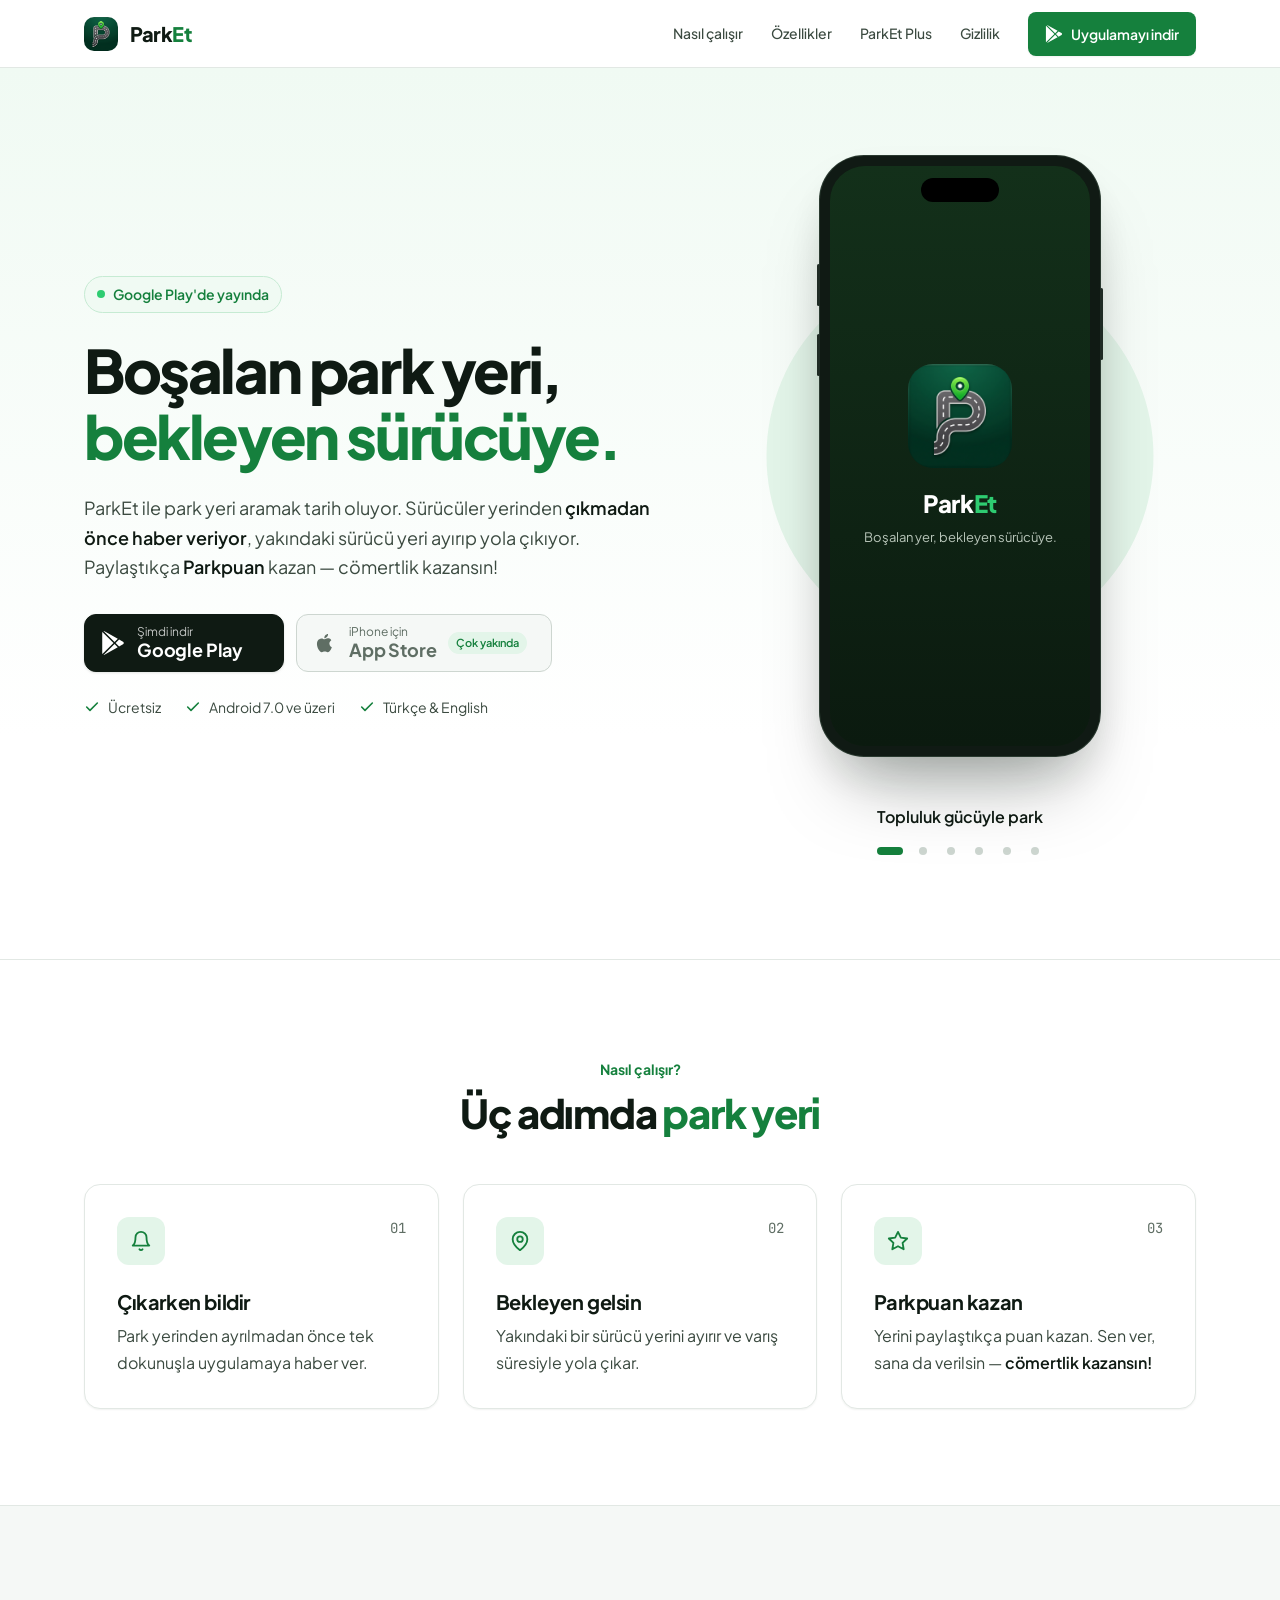
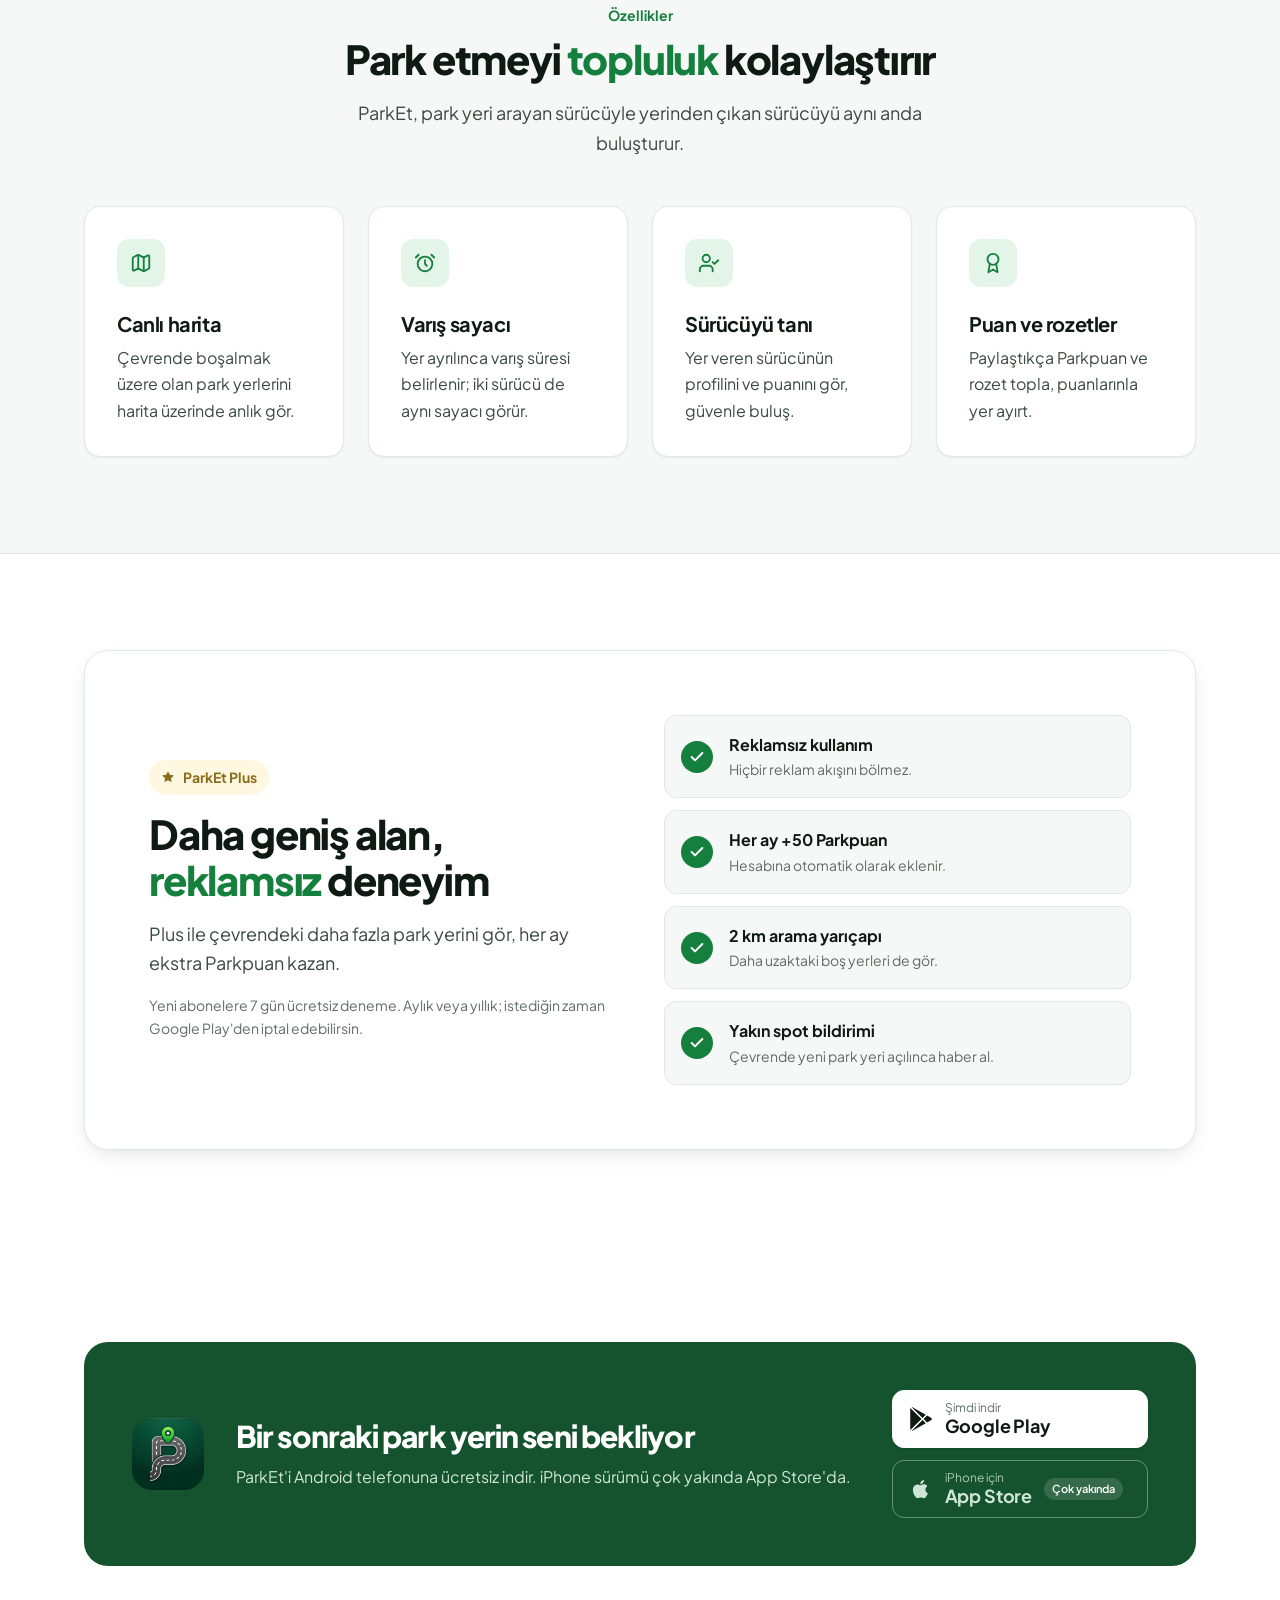
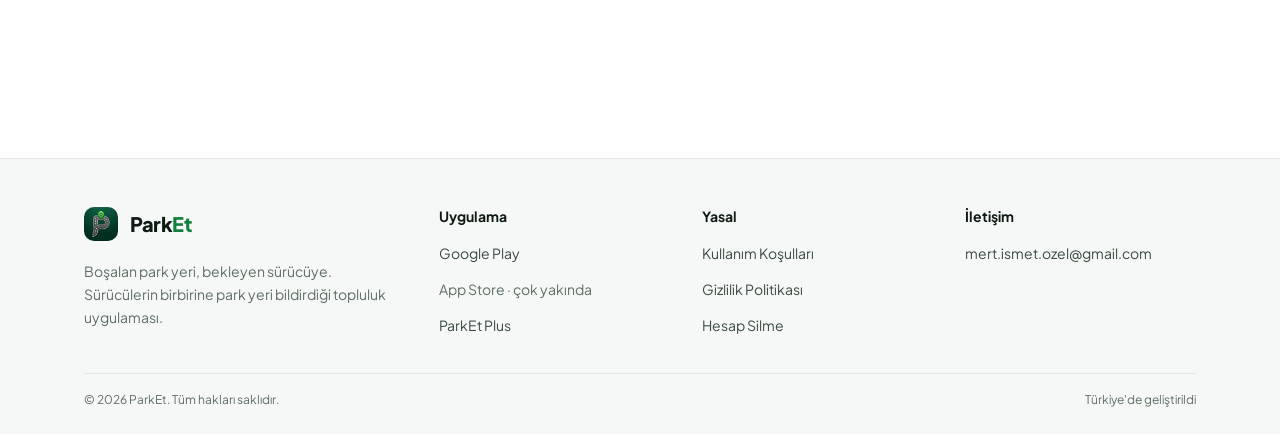
<file: index.html>
<!DOCTYPE html>
<html lang="tr">
<head>
<meta charset="UTF-8"/>
<meta name="viewport" content="width=device-width, initial-scale=1.0"/>
<title>ParkEt — Boşalan park yeri, bekleyen sürücüye</title>
<meta name="description" content="ParkEt: sürücülerin boşalan park yerlerini birbirine bildirdiği topluluk uygulaması. Google Play'de ücretsiz, App Store'da çok yakında."/>
<meta name="theme-color" content="#ffffff"/>
<link rel="canonical" href="https://auth.parketapp.org/"/>
<meta property="og:type" content="website"/>
<meta property="og:title" content="ParkEt — Boşalan park yeri, bekleyen sürücüye"/>
<meta property="og:description" content="Sürücülerin boşalan park yerlerini birbirine bildirdiği topluluk uygulaması. Google Play'de yayında."/>
<meta property="og:image" content="https://auth.parketapp.org/assets/logo.png"/>
<meta name="twitter:card" content="summary"/>
<link rel="icon" type="image/png" href="/assets/logo.png"/>
<link rel="preconnect" href="https://fonts.googleapis.com"/>
<link rel="preconnect" href="https://fonts.gstatic.com" crossorigin/>
<link rel="stylesheet" href="https://fonts.googleapis.com/css2?family=Plus+Jakarta+Sans:wght@400;500;600;700;800&family=JetBrains+Mono:wght@400;500&display=swap"/>
<link rel="stylesheet" href="/assets/site.css"/>
<style>
  /* ============ HERO ============ */
  .hero{
    padding:var(--space-8) 0 var(--space-9);
    background:linear-gradient(180deg, var(--green-50) 0%, var(--white) 75%);
    border-bottom:1px solid var(--border);
  }
  .hero-grid{ display:grid; grid-template-columns:1.1fr .9fr; gap:var(--space-8); align-items:center; }
  .hero h1{
    margin:var(--space-5) 0 0; font-size:var(--fs-display); font-weight:800;
    line-height:var(--lh-tight); letter-spacing:-.04em; text-wrap:balance;
  }
  .hero .lede{ margin:var(--space-5) 0 0; max-width:52ch; color:var(--text-muted); font-size:var(--fs-md); }
  .hero .lede b{ color:var(--text); font-weight:600; }
  .hero .stores{ margin-top:var(--space-6); }
  .hero-meta{ display:flex; flex-wrap:wrap; gap:var(--space-2) var(--space-5); margin:var(--space-5) 0 0; padding:0; list-style:none; font-size:var(--fs-sm); color:var(--text-muted); }
  .hero-meta li{ display:inline-flex; align-items:center; gap:var(--space-2); }
  .hero-meta svg{ width:16px; height:16px; color:var(--primary); flex:none; }

  /* ============ TELEFON ============ */
  .stage{ display:flex; flex-direction:column; align-items:center; }
  .phone-wrap{ position:relative; padding:var(--space-5); }
  /* telefonun arkasında düz, yumuşak yeşil daire (ışıma yok) */
  .phone-wrap::before{
    content:""; position:absolute; left:50%; top:50%; width:118%; aspect-ratio:1;
    transform:translate(-50%,-50%); border-radius:50%;
    background:var(--green-100); z-index:-1;
  }
  .hero-grid > .stage{ position:relative; z-index:0; }
  .phone{
    --ry:0deg;
    position:relative; width:min(280px, 70vw); aspect-ratio:9/19.3;
    border-radius:44px; padding:10px;
    background:#101a14;
    box-shadow:0 0 0 1px #2a3a30, var(--shadow-lg), 0 50px 80px -30px rgba(15,26,19,.35);
    transform:perspective(1200px) rotateY(var(--ry));
    will-change:transform;
  }
  .phone::before, .phone::after{ content:""; position:absolute; width:3px; border-radius:2px; background:#1f2b24; }
  .phone::before{ right:-3px; top:22%; height:12%; }
  .phone::after{ left:-3px; top:18%; height:7%; box-shadow:0 70px 0 #1f2b24; }
  .screen{ position:relative; height:100%; border-radius:35px; overflow:hidden; background:#0d1f0f; }
  .slide{ position:absolute; inset:0; opacity:0; transition:opacity .7s ease; }
  .slide.active{ opacity:1; }
  .slide.intro{
    background:linear-gradient(180deg, #13301a, #0b1a0f);
    display:flex; flex-direction:column; align-items:center; justify-content:center; gap:var(--space-4);
  }
  .slide.shot img{
    position:absolute; left:0; top:36px; width:100%; height:calc(100% - 36px);
    object-fit:cover; object-position:top center;
  }
  .statusbar{
    position:absolute; top:0; left:0; right:0; height:36px; z-index:2; pointer-events:none;
    display:flex; align-items:center; justify-content:space-between; padding:4px 26px 0;
    font:600 12px var(--font); color:#e9f5ec; opacity:0; transition:opacity .5s ease;
  }
  .screen.on-shot .statusbar{ opacity:1; }
  .statusbar svg{ height:11px; width:auto; fill:currentColor; }
  .statusbar .icons{ display:flex; gap:5px; align-items:center; }
  .island{ position:absolute; top:12px; left:50%; transform:translateX(-50%); width:30%; height:24px; border-radius:20px; background:#000; z-index:4; }
  .app-logo{ width:40%; aspect-ratio:1; border-radius:24%; }
  .app-name{ font-weight:800; font-size:24px; letter-spacing:-.02em; color:#fff; }
  .app-name .accent{ color:var(--brand-bright); }
  .app-tag{ margin-top:calc(var(--space-3) * -1); color:#b9c6ba; font-size:13px; }
  .shot-caption{
    margin-top:var(--space-5); min-height:26px; text-align:center;
    font-weight:600; font-size:var(--fs-base); color:var(--text); transition:opacity .25s ease;
  }
  .shot-caption.fade{ opacity:0; }
  .dots{ display:flex; gap:var(--space-1); justify-content:center; margin-top:var(--space-2); }
  /* 24px dokunma alanı, içinde 8px'lik görünür nokta */
  .dots button{ width:24px; height:24px; padding:0; border:0; background:none; cursor:pointer; display:flex; align-items:center; justify-content:center; transition:width var(--dur) var(--ease); }
  .dots button::before{ content:""; width:8px; height:8px; border-radius:99px; background:var(--gray-300); transition:width var(--dur) var(--ease), background var(--dur); }
  .dots button[aria-current="true"]{ width:34px; }
  .dots button[aria-current="true"]::before{ width:26px; background:var(--primary); }

  /* ============ BÖLÜMLER ============ */
  .section{ padding:var(--space-9) 0; }
  .section.alt{ background:var(--bg-subtle); border-block:1px solid var(--border); }
  .section-head{ max-width:640px; margin:0 auto var(--space-7); text-align:center; }
  .kicker{ display:inline-block; color:var(--primary); font-size:var(--fs-sm); font-weight:700; }
  .section-head h2{ margin-top:var(--space-2); font-size:var(--fs-3xl); font-weight:800; line-height:1.15; letter-spacing:-.03em; text-wrap:balance; }
  .section-head p{ margin:var(--space-4) 0 0; color:var(--text-muted); font-size:var(--fs-md); }

  .card{
    position:relative; padding:var(--space-6); border-radius:var(--r-lg);
    background:var(--surface); border:1px solid var(--border); box-shadow:var(--shadow-xs);
    transition:box-shadow var(--dur), border-color var(--dur), opacity .5s var(--ease), transform .5s var(--ease);
  }
  .card:hover{ box-shadow:var(--shadow-md); border-color:var(--border-strong); }
  .card h3{ margin:0 0 var(--space-2); font-size:var(--fs-lg); font-weight:700; }
  .card p{ margin:0; color:var(--text-muted); }
  .card p b{ color:var(--text); font-weight:600; }
  .icon-tile{
    width:48px; height:48px; margin-bottom:var(--space-5); border-radius:var(--r-md);
    display:flex; align-items:center; justify-content:center; color:var(--primary); background:var(--primary-tint);
  }
  .icon-tile svg{ width:22px; height:22px; }

  /* Nasıl çalışır */
  .steps{ display:grid; grid-template-columns:repeat(3, 1fr); gap:var(--space-5); counter-reset:step; }
  .step::after{
    counter-increment:step; content:"0" counter(step);
    position:absolute; top:var(--space-6); right:var(--space-6);
    font-family:var(--font-mono); font-size:var(--fs-sm); color:var(--text-subtle);
  }

  /* Özellikler */
  .features{ display:grid; grid-template-columns:repeat(4, 1fr); gap:var(--space-5); }

  /* Plus */
  .plus{
    border-radius:var(--r-xl); padding:clamp(var(--space-5), 5vw, var(--space-8));
    background:var(--surface); border:1px solid var(--border); box-shadow:var(--shadow-md);
    display:grid; grid-template-columns:1fr 1fr; gap:var(--space-7); align-items:center;
  }
  .plus-badge{
    display:inline-flex; align-items:center; gap:var(--space-2); padding:6px var(--space-3); border-radius:var(--r-pill);
    font-size:var(--fs-sm); font-weight:700; color:var(--gold); background:var(--gold-soft);
  }
  .plus-badge svg{ width:14px; height:14px; }
  .plus h2{ margin:var(--space-4) 0 0; font-size:var(--fs-3xl); font-weight:800; line-height:1.15; letter-spacing:-.03em; text-wrap:balance; }
  .plus .intro{ margin:var(--space-4) 0 0; color:var(--text-muted); font-size:var(--fs-md); }
  .plus .fine{ margin:var(--space-4) 0 0; font-size:var(--fs-sm); color:var(--text-subtle); }
  .perks{ list-style:none; margin:0; padding:0; display:flex; flex-direction:column; gap:var(--space-3); }
  .perks li{
    display:flex; align-items:center; gap:var(--space-4); padding:var(--space-4);
    border-radius:var(--r-md); background:var(--bg-subtle); border:1px solid var(--border);
  }
  .perks .check{
    flex:none; width:32px; height:32px; border-radius:50%;
    display:flex; align-items:center; justify-content:center; color:var(--on-primary); background:var(--primary);
  }
  .perks .check svg{ width:16px; height:16px; }
  .perks strong{ display:block; font-weight:700; }
  .perks span.t{ display:block; color:var(--text-subtle); font-size:var(--fs-sm); }

  /* İndir bandı — düz koyu yeşil, beyaz yazı */
  .cta{
    display:grid; grid-template-columns:auto 1fr auto; gap:var(--space-6); align-items:center;
    border-radius:var(--r-xl); padding:clamp(var(--space-6), 5vw, var(--space-7));
    background:var(--green-800); color:var(--white);
  }
  .cta img{ width:72px; height:72px; border-radius:20px; }
  .cta h2{ color:var(--white); font-size:var(--fs-2xl); font-weight:800; letter-spacing:-.03em; text-wrap:balance; }
  .cta p{ margin:var(--space-2) 0 0; color:#cfe6d7; }
  .cta .store.live{ background:var(--white); color:var(--gray-900); border-color:var(--white); }
  .cta .store.live small{ color:var(--text-subtle); }
  .cta .store.live:hover{ background:var(--green-50); }
  .cta .store.soon{ background:transparent; border-color:rgba(255,255,255,.35); }
  .cta .store.soon svg, .cta .store.soon strong{ color:#cfe6d7; }
  .cta .store.soon small{ color:#a9c9b4; }
  .cta .store .tag{ color:var(--white); background:rgba(255,255,255,.14); }
  .cta .stores{ flex-direction:column; }

  @media (max-width:1000px){
    .features{ grid-template-columns:repeat(2, 1fr); }
    .cta{ grid-template-columns:1fr; text-align:center; justify-items:center; }
    .cta .stores{ flex-direction:row; justify-content:center; }
  }
  @media (max-width:860px){
    .hero{ padding:var(--space-7) 0 var(--space-8); }
    .hero-grid{ grid-template-columns:1fr; gap:var(--space-7); text-align:center; }
    .hero .lede{ margin-inline:auto; }
    .hero .stores, .hero-meta{ justify-content:center; }
    .steps{ grid-template-columns:1fr; }
    .plus{ grid-template-columns:1fr; gap:var(--space-6); }
    .section{ padding:var(--space-8) 0; }
  }
  @media (max-width:560px){
    .features{ grid-template-columns:1fr; }
    .cta .stores{ flex-direction:column; width:100%; }
  }
</style>
</head>
<body>

<header class="site-nav">
  <div class="container">
    <a class="brand" href="/" aria-label="ParkEt ana sayfa">
      <img src="/assets/logo.png" alt="" width="34" height="34"/>
      <span>Park<span class="accent">Et</span></span>
    </a>
    <button class="menu-btn" id="menuBtn" type="button" aria-expanded="false" aria-controls="navLinks" aria-label="Menü">
      <span class="bars" aria-hidden="true"><span></span><span></span><span></span></span>
    </button>
    <ul class="nav-links" id="navLinks">
      <li><a href="/#nasil">Nasıl çalışır</a></li>
      <li><a href="/#ozellikler">Özellikler</a></li>
      <li><a href="/#plus">ParkEt Plus</a></li>
      <li><a href="/privacy.html">Gizlilik</a></li>
      <li class="nav-cta"><a class="btn btn-primary btn-sm" href="https://play.google.com/store/apps/details?id=com.codermert.parket" target="_blank" rel="noopener"><svg fill="currentColor" viewBox="0 0 24 24" aria-hidden="true"><path d="M22.018 13.298l-3.919 2.218-3.515-3.493 3.543-3.521 3.891 2.202a1.49 1.49 0 0 1 0 2.594zM1.337.924a1.486 1.486 0 0 0-.112.568v21.017c0 .217.045.419.124.6l11.155-11.087L1.337.924zm12.207 10.065l3.258-3.238L3.45.195a1.466 1.466 0 0 0-.946-.179l11.04 10.973zm0 2.067l-11 10.933c.298.036.612-.016.906-.183l13.324-7.54-3.23-3.21z"/></svg>Uygulamayı indir</a></li>
    </ul>
  </div>
</header>

<main id="top">
  <!-- ============ HERO ============ -->
  <section class="hero">
    <div class="container hero-grid">
      <div>
        <span class="pill reveal"><span class="dot live"></span>Google Play'de yayında</span>
        <h1 class="reveal d1">Boşalan park yeri, <span class="accent">bekleyen sürücüye.</span></h1>
        <p class="lede reveal d2">
          ParkEt ile park yeri aramak tarih oluyor. Sürücüler yerinden <b>çıkmadan önce haber veriyor</b>,
          yakındaki sürücü yeri ayırıp yola çıkıyor. Paylaştıkça <b>Parkpuan</b> kazan — cömertlik kazansın!
        </p>
        <div class="stores reveal d3">
          <a class="store live" href="https://play.google.com/store/apps/details?id=com.codermert.parket" target="_blank" rel="noopener">
            <svg viewBox="0 0 24 24" aria-hidden="true"><path d="M22.018 13.298l-3.919 2.218-3.515-3.493 3.543-3.521 3.891 2.202a1.49 1.49 0 0 1 0 2.594zM1.337.924a1.486 1.486 0 0 0-.112.568v21.017c0 .217.045.419.124.6l11.155-11.087L1.337.924zm12.207 10.065l3.258-3.238L3.45.195a1.466 1.466 0 0 0-.946-.179l11.04 10.973zm0 2.067l-11 10.933c.298.036.612-.016.906-.183l13.324-7.54-3.23-3.21z"/></svg>
            <span class="lines"><small>Şimdi indir</small><strong>Google Play</strong></span>
          </a>
          <div class="store soon" aria-label="App Store — çok yakında">
            <svg viewBox="0 0 24 24" aria-hidden="true"><path d="M16.37 12.6c-.02-2.3 1.88-3.4 1.97-3.46-1.07-1.57-2.74-1.78-3.33-1.8-1.42-.15-2.77.83-3.49.83-.72 0-1.83-.81-3.01-.79-1.55.02-2.98.9-3.78 2.29-1.61 2.8-.41 6.94 1.16 9.21.77 1.11 1.68 2.36 2.88 2.31 1.16-.05 1.6-.75 3-.75s1.79.75 3.01.72c1.25-.02 2.03-1.13 2.79-2.25.88-1.29 1.24-2.54 1.26-2.6-.03-.01-2.42-.93-2.46-3.71zM14.07 5.85c.64-.77 1.07-1.85.95-2.92-.92.04-2.03.61-2.69 1.38-.59.68-1.11 1.78-.97 2.83 1.03.08 2.07-.52 2.71-1.29z"/></svg>
            <span class="lines"><small>iPhone için</small><strong>App Store</strong></span>
            <span class="tag">Çok yakında</span>
          </div>
        </div>
        <ul class="hero-meta reveal d3">
          <li><svg viewBox="0 0 24 24" fill="none" stroke="currentColor" stroke-width="2.4" stroke-linecap="round" stroke-linejoin="round" aria-hidden="true"><path d="M20 6 9 17l-5-5"/></svg>Ücretsiz</li>
          <li><svg viewBox="0 0 24 24" fill="none" stroke="currentColor" stroke-width="2.4" stroke-linecap="round" stroke-linejoin="round" aria-hidden="true"><path d="M20 6 9 17l-5-5"/></svg>Android 7.0 ve üzeri</li>
          <li><svg viewBox="0 0 24 24" fill="none" stroke="currentColor" stroke-width="2.4" stroke-linecap="round" stroke-linejoin="round" aria-hidden="true"><path d="M20 6 9 17l-5-5"/></svg>Türkçe &amp; English</li>
        </ul>
      </div>

      <div class="stage">
        <div class="phone-wrap reveal" id="phoneWrap">
          <div class="phone" id="phone">
            <div class="screen" id="screen">
              <div class="island"></div>
              <div class="statusbar" aria-hidden="true">
                <span>9:41</span>
                <span class="icons">
                  <svg viewBox="0 0 18 12"><rect x="0" y="8" width="3" height="4" rx="1"/><rect x="5" y="5" width="3" height="7" rx="1"/><rect x="10" y="2.5" width="3" height="9.5" rx="1"/><rect x="15" y="0" width="3" height="12" rx="1"/></svg>
                  <svg viewBox="0 0 26 12"><rect x="0.5" y="0.5" width="21" height="11" rx="3" fill="none" stroke="currentColor"/><rect x="2.5" y="2.5" width="15" height="7" rx="1.5"/><rect x="23" y="4" width="2" height="4" rx="1"/></svg>
                </span>
              </div>
              <div class="slide intro active">
                <img class="app-logo" src="/assets/logo.png" alt="ParkEt logosu"/>
                <div class="app-name">Park<span class="accent">Et</span></div>
                <div class="app-tag">Boşalan yer, bekleyen sürücüye.</div>
              </div>
              <!-- uygulama görüntüleri SCREENS listesinden eklenir -->
            </div>
          </div>
        </div>
        <div class="shot-caption" id="shotCaption" aria-live="polite">Topluluk gücüyle park</div>
        <div class="dots" id="dots" role="group" aria-label="Uygulama görüntüleri"></div>
      </div>
    </div>
  </section>

  <!-- ============ NASIL ÇALIŞIR ============ -->
  <section class="section" id="nasil">
    <div class="container">
      <div class="section-head reveal">
        <span class="kicker">Nasıl çalışır?</span>
        <h2>Üç adımda <span class="accent">park yeri</span></h2>
      </div>
      <div class="steps">
        <article class="card step reveal">
          <div class="icon-tile"><svg viewBox="0 0 24 24" fill="none" stroke="currentColor" stroke-width="2" stroke-linecap="round" stroke-linejoin="round" aria-hidden="true"><path d="M6 8a6 6 0 0 1 12 0c0 7 3 9 3 9H3s3-2 3-9"/><path d="M10.3 21a1.94 1.94 0 0 0 3.4 0"/></svg></div>
          <h3>Çıkarken bildir</h3>
          <p>Park yerinden ayrılmadan önce tek dokunuşla uygulamaya haber ver.</p>
        </article>
        <article class="card step reveal d1">
          <div class="icon-tile"><svg viewBox="0 0 24 24" fill="none" stroke="currentColor" stroke-width="2" stroke-linecap="round" stroke-linejoin="round" aria-hidden="true"><path d="M20 10c0 6-8 12-8 12s-8-6-8-12a8 8 0 0 1 16 0Z"/><circle cx="12" cy="10" r="3"/></svg></div>
          <h3>Bekleyen gelsin</h3>
          <p>Yakındaki bir sürücü yerini ayırır ve varış süresiyle yola çıkar.</p>
        </article>
        <article class="card step reveal d2">
          <div class="icon-tile"><svg viewBox="0 0 24 24" fill="none" stroke="currentColor" stroke-width="2" stroke-linecap="round" stroke-linejoin="round" aria-hidden="true"><path d="M12 2l3.09 6.26L22 9.27l-5 4.87 1.18 6.88L12 17.77l-6.18 3.25L7 14.14 2 9.27l6.91-1.01L12 2z"/></svg></div>
          <h3>Parkpuan kazan</h3>
          <p>Yerini paylaştıkça puan kazan. Sen ver, sana da verilsin — <b>cömertlik kazansın!</b></p>
        </article>
      </div>
    </div>
  </section>

  <!-- ============ ÖZELLİKLER ============ -->
  <section class="section alt" id="ozellikler">
    <div class="container">
      <div class="section-head reveal">
        <span class="kicker">Özellikler</span>
        <h2>Park etmeyi <span class="accent">topluluk</span> kolaylaştırır</h2>
        <p>ParkEt, park yeri arayan sürücüyle yerinden çıkan sürücüyü aynı anda buluşturur.</p>
      </div>
      <div class="features">
        <article class="card reveal">
          <div class="icon-tile"><svg viewBox="0 0 24 24" fill="none" stroke="currentColor" stroke-width="2" stroke-linecap="round" stroke-linejoin="round" aria-hidden="true"><path d="M14.106 5.553a2 2 0 0 0 1.788 0l3.659-1.83A1 1 0 0 1 21 4.619v12.764a1 1 0 0 1-.553.894l-4.553 2.277a2 2 0 0 1-1.788 0l-4.212-2.106a2 2 0 0 0-1.788 0l-3.659 1.83A1 1 0 0 1 3 19.381V6.618a1 1 0 0 1 .553-.894l4.553-2.277a2 2 0 0 1 1.788 0z"/><path d="M15 5.764v15"/><path d="M9 3.236v15"/></svg></div>
          <h3>Canlı harita</h3>
          <p>Çevrende boşalmak üzere olan park yerlerini harita üzerinde anlık gör.</p>
        </article>
        <article class="card reveal d1">
          <div class="icon-tile"><svg viewBox="0 0 24 24" fill="none" stroke="currentColor" stroke-width="2" stroke-linecap="round" stroke-linejoin="round" aria-hidden="true"><circle cx="12" cy="13" r="8"/><path d="M12 9v4l2 2"/><path d="M5 3 2 6"/><path d="m22 6-3-3"/></svg></div>
          <h3>Varış sayacı</h3>
          <p>Yer ayrılınca varış süresi belirlenir; iki sürücü de aynı sayacı görür.</p>
        </article>
        <article class="card reveal d2">
          <div class="icon-tile"><svg viewBox="0 0 24 24" fill="none" stroke="currentColor" stroke-width="2" stroke-linecap="round" stroke-linejoin="round" aria-hidden="true"><path d="M16 21v-2a4 4 0 0 0-4-4H6a4 4 0 0 0-4 4v2"/><circle cx="9" cy="7" r="4"/><path d="m16 11 2 2 4-4"/></svg></div>
          <h3>Sürücüyü tanı</h3>
          <p>Yer veren sürücünün profilini ve puanını gör, güvenle buluş.</p>
        </article>
        <article class="card reveal d3">
          <div class="icon-tile"><svg viewBox="0 0 24 24" fill="none" stroke="currentColor" stroke-width="2" stroke-linecap="round" stroke-linejoin="round" aria-hidden="true"><circle cx="12" cy="8" r="6"/><path d="M15.477 12.89 17 22l-5-3-5 3 1.523-9.11"/></svg></div>
          <h3>Puan ve rozetler</h3>
          <p>Paylaştıkça Parkpuan ve rozet topla, puanlarınla yer ayırt.</p>
        </article>
      </div>
    </div>
  </section>

  <!-- ============ PARKET PLUS ============ -->
  <section class="section" id="plus">
    <div class="container">
      <div class="plus reveal">
        <div>
          <span class="plus-badge"><svg viewBox="0 0 24 24" fill="currentColor" aria-hidden="true"><path d="M12 2l3.09 6.26L22 9.27l-5 4.87 1.18 6.88L12 17.77l-6.18 3.25L7 14.14 2 9.27l6.91-1.01L12 2z"/></svg>ParkEt Plus</span>
          <h2>Daha geniş alan, <span class="accent">reklamsız</span> deneyim</h2>
          <p class="intro">Plus ile çevrendeki daha fazla park yerini gör, her ay ekstra Parkpuan kazan.</p>
          <p class="fine">Yeni abonelere 7 gün ücretsiz deneme. Aylık veya yıllık; istediğin zaman Google Play'den iptal edebilirsin.</p>
        </div>
        <ul class="perks">
          <li><span class="check"><svg viewBox="0 0 24 24" fill="none" stroke="currentColor" stroke-width="3" stroke-linecap="round" stroke-linejoin="round" aria-hidden="true"><path d="M20 6 9 17l-5-5"/></svg></span>
            <span><strong>Reklamsız kullanım</strong><span class="t">Hiçbir reklam akışını bölmez.</span></span></li>
          <li><span class="check"><svg viewBox="0 0 24 24" fill="none" stroke="currentColor" stroke-width="3" stroke-linecap="round" stroke-linejoin="round" aria-hidden="true"><path d="M20 6 9 17l-5-5"/></svg></span>
            <span><strong>Her ay +50 Parkpuan</strong><span class="t">Hesabına otomatik olarak eklenir.</span></span></li>
          <li><span class="check"><svg viewBox="0 0 24 24" fill="none" stroke="currentColor" stroke-width="3" stroke-linecap="round" stroke-linejoin="round" aria-hidden="true"><path d="M20 6 9 17l-5-5"/></svg></span>
            <span><strong>2 km arama yarıçapı</strong><span class="t">Daha uzaktaki boş yerleri de gör.</span></span></li>
          <li><span class="check"><svg viewBox="0 0 24 24" fill="none" stroke="currentColor" stroke-width="3" stroke-linecap="round" stroke-linejoin="round" aria-hidden="true"><path d="M20 6 9 17l-5-5"/></svg></span>
            <span><strong>Yakın spot bildirimi</strong><span class="t">Çevrende yeni park yeri açılınca haber al.</span></span></li>
        </ul>
      </div>
    </div>
  </section>

  <!-- ============ İNDİR ============ -->
  <section class="section" id="indir">
    <div class="container">
      <div class="cta reveal">
        <img src="/assets/logo.png" alt="" width="72" height="72"/>
        <div>
          <h2>Bir sonraki park yerin seni bekliyor</h2>
        <p>ParkEt'i Android telefonuna ücretsiz indir. iPhone sürümü çok yakında App Store'da.</p>
        </div>
        <div class="stores">
          <a class="store live" href="https://play.google.com/store/apps/details?id=com.codermert.parket" target="_blank" rel="noopener">
            <svg viewBox="0 0 24 24" aria-hidden="true"><path d="M22.018 13.298l-3.919 2.218-3.515-3.493 3.543-3.521 3.891 2.202a1.49 1.49 0 0 1 0 2.594zM1.337.924a1.486 1.486 0 0 0-.112.568v21.017c0 .217.045.419.124.6l11.155-11.087L1.337.924zm12.207 10.065l3.258-3.238L3.45.195a1.466 1.466 0 0 0-.946-.179l11.04 10.973zm0 2.067l-11 10.933c.298.036.612-.016.906-.183l13.324-7.54-3.23-3.21z"/></svg>
            <span class="lines"><small>Şimdi indir</small><strong>Google Play</strong></span>
          </a>
          <div class="store soon" aria-label="App Store — çok yakında">
            <svg viewBox="0 0 24 24" aria-hidden="true"><path d="M16.37 12.6c-.02-2.3 1.88-3.4 1.97-3.46-1.07-1.57-2.74-1.78-3.33-1.8-1.42-.15-2.77.83-3.49.83-.72 0-1.83-.81-3.01-.79-1.55.02-2.98.9-3.78 2.29-1.61 2.8-.41 6.94 1.16 9.21.77 1.11 1.68 2.36 2.88 2.31 1.16-.05 1.6-.75 3-.75s1.79.75 3.01.72c1.25-.02 2.03-1.13 2.79-2.25.88-1.29 1.24-2.54 1.26-2.6-.03-.01-2.42-.93-2.46-3.71zM14.07 5.85c.64-.77 1.07-1.85.95-2.92-.92.04-2.03.61-2.69 1.38-.59.68-1.11 1.78-.97 2.83 1.03.08 2.07-.52 2.71-1.29z"/></svg>
            <span class="lines"><small>iPhone için</small><strong>App Store</strong></span>
            <span class="tag">Çok yakında</span>
          </div>
        </div>
      </div>
    </div>
  </section>
</main>

<footer class="site-footer">
  <div class="container">
    <div class="footer-grid">
      <div>
        <a class="brand" href="/" aria-label="ParkEt ana sayfa">
          <img src="/assets/logo.png" alt="" width="34" height="34"/>
          <span>Park<span class="accent">Et</span></span>
        </a>
        <p class="tagline">Boşalan park yeri, bekleyen sürücüye. Sürücülerin birbirine park yeri bildirdiği topluluk uygulaması.</p>
      </div>
      <nav class="footer-col" aria-label="Uygulama">
        <h3>Uygulama</h3>
        <ul>
          <li><a href="https://play.google.com/store/apps/details?id=com.codermert.parket" target="_blank" rel="noopener">Google Play</a></li>
          <li><span class="soon-note">App Store · çok yakında</span></li>
          <li><a href="/#plus">ParkEt Plus</a></li>
        </ul>
      </nav>
      <nav class="footer-col" aria-label="Yasal">
        <h3>Yasal</h3>
        <ul>
          <li><a href="/terms.html">Kullanım Koşulları</a></li>
          <li><a href="/privacy.html">Gizlilik Politikası</a></li>
          <li><a href="/hesap-silme.html">Hesap Silme</a></li>
        </ul>
      </nav>
      <div class="footer-col">
        <h3>İletişim</h3>
        <ul>
          <li><a href="mailto:mert.ismet.ozel@gmail.com">mert.ismet.ozel@gmail.com</a></li>
        </ul>
      </div>
    </div>
    <div class="footer-bottom">
      <span>© <span data-year>2026</span> ParkEt. Tüm hakları saklıdır.</span>
      <span>Türkiye'de geliştirildi</span>
    </div>
  </div>
</footer>
<script src="/assets/site.js" defer></script>

<script>
/* Telefon ekranında dönen uygulama görüntüleri — sırayı/yazıları buradan değiştir */
const INTRO_CAPTION = "Topluluk gücüyle park";
const SCREENS = [
  { src: "/assets/screens/1-hosgeldin.webp", caption: "Saniyeler içinde giriş yap" },
  { src: "/assets/screens/2-cikis.webp",     caption: "Çıkarken bildir, sayaç başlasın" },
  { src: "/assets/screens/3-spot.webp",      caption: "Yer veren sürücüyü tanı" },
  { src: "/assets/screens/4-profil.webp",    caption: "Puanların ve rozetlerin" },
  { src: "/assets/screens/5-plus.webp",      caption: "ParkEt Plus ile daha fazlası" }
];
const SLIDE_SECONDS = 3.5;

/* Slayt gösterisi: yalnızca telefon görünürken döner; sekme arka plandayken durur */
(function slideshow(){
  const screen = document.getElementById("screen");
  const caption = document.getElementById("shotCaption");
  const dotsEl = document.getElementById("dots");
  const slides = [screen.querySelector(".slide.intro")];
  const captions = [INTRO_CAPTION];

  SCREENS.forEach(s => {
    const div = document.createElement("div");
    div.className = "slide shot";
    const img = document.createElement("img");
    img.src = s.src; img.alt = s.caption;
    div.appendChild(img); screen.appendChild(div);
    // görünmez slaytın görüntüsünü önceden çöz → geçişte boş kare görünmesin
    if (img.decode) img.decode().catch(() => {});
    slides.push(div); captions.push(s.caption);
  });

  const dots = slides.map((_, i) => {
    const b = document.createElement("button");
    b.type = "button"; b.setAttribute("aria-label", captions[i]);
    b.addEventListener("click", () => { go(i); restart(); });
    dotsEl.appendChild(b); return b;
  });

  let idx = 0, timer = 0, visible = false;
  function go(i){
    slides[idx].classList.remove("active"); dots[idx].removeAttribute("aria-current");
    idx = i;
    slides[idx].classList.add("active"); dots[idx].setAttribute("aria-current", "true");
    screen.classList.toggle("on-shot", idx > 0);
    caption.classList.add("fade");
    setTimeout(() => { caption.textContent = captions[idx]; caption.classList.remove("fade"); }, 200);
  }
  const reduce = matchMedia("(prefers-reduced-motion: reduce)").matches;
  function restart(){
    clearInterval(timer); timer = 0;
    if (visible && !reduce && !document.hidden)
      timer = setInterval(() => go((idx + 1) % slides.length), SLIDE_SECONDS * 1000);
  }
  go(0);
  new IntersectionObserver(([en]) => { visible = en.isIntersecting; restart(); }, { threshold: 0.3 }).observe(screen);
  document.addEventListener("visibilitychange", restart);
})();

/* Telefon: yalnız gerçek farede yatay hareketle hafif Y ekseni dönüşü */
(function phoneTilt(){
  const fine = matchMedia("(hover: hover) and (pointer: fine)").matches;
  const reduce = matchMedia("(prefers-reduced-motion: reduce)").matches;
  if (!fine || reduce) return;

  const phone = document.getElementById("phone");
  const MAX = 10, EASE = 0.08;
  let target = 0, current = 0, raf = 0, visible = false;

  const tick = () => {
    current += (target - current) * EASE;
    if (Math.abs(target - current) < 0.01) current = target;
    phone.style.setProperty("--ry", current.toFixed(2) + "deg");
    raf = current === target ? 0 : requestAnimationFrame(tick);
  };
  const kick = () => { if (!raf) raf = requestAnimationFrame(tick); };

  window.addEventListener("mousemove", e => {
    if (!visible) return;
    target = ((e.clientX / window.innerWidth) * 2 - 1) * MAX;
    kick();
  }, { passive: true });
  document.documentElement.addEventListener("mouseleave", () => { target = 0; kick(); });
  new IntersectionObserver(([en]) => { visible = en.isIntersecting; }).observe(phone);
})();
</script>
</body>
</html>
</file>
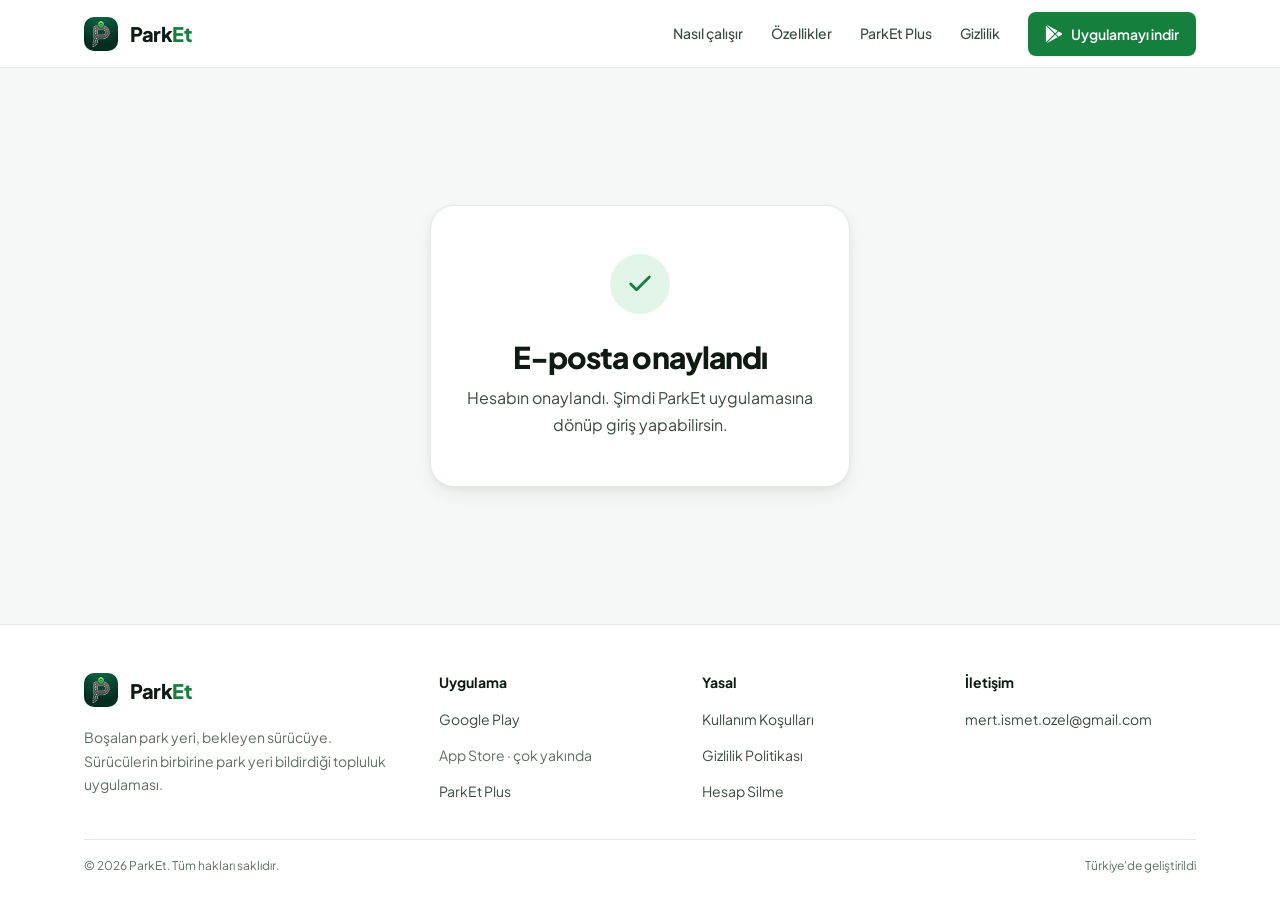
<file: confirm.html>
<!DOCTYPE html>
<html lang="tr">
<head>
<meta charset="UTF-8"/>
<meta name="viewport" content="width=device-width, initial-scale=1.0"/>
<title>ParkEt — E-posta Onayı</title>
<meta name="description" content="ParkEt hesabının e-posta onayı."/>
<meta name="theme-color" content="#ffffff"/>
<link rel="icon" type="image/png" href="/assets/logo.png"/>
<link rel="preconnect" href="https://fonts.googleapis.com"/>
<link rel="preconnect" href="https://fonts.gstatic.com" crossorigin/>
<link rel="stylesheet" href="https://fonts.googleapis.com/css2?family=Plus+Jakarta+Sans:wght@400;500;600;700;800&family=JetBrains+Mono:wght@400;500&display=swap"/>
<link rel="stylesheet" href="/assets/site.css"/>
</head>
<body class="auth">

<header class="site-nav">
  <div class="container">
    <a class="brand" href="/" aria-label="ParkEt ana sayfa">
      <img src="/assets/logo.png" alt="" width="34" height="34"/>
      <span>Park<span class="accent">Et</span></span>
    </a>
    <button class="menu-btn" id="menuBtn" type="button" aria-expanded="false" aria-controls="navLinks" aria-label="Menü">
      <span class="bars" aria-hidden="true"><span></span><span></span><span></span></span>
    </button>
    <ul class="nav-links" id="navLinks">
      <li><a href="/#nasil">Nasıl çalışır</a></li>
      <li><a href="/#ozellikler">Özellikler</a></li>
      <li><a href="/#plus">ParkEt Plus</a></li>
      <li><a href="/privacy.html">Gizlilik</a></li>
      <li class="nav-cta"><a class="btn btn-primary btn-sm" href="https://play.google.com/store/apps/details?id=com.codermert.parket" target="_blank" rel="noopener"><svg fill="currentColor" viewBox="0 0 24 24" aria-hidden="true"><path d="M22.018 13.298l-3.919 2.218-3.515-3.493 3.543-3.521 3.891 2.202a1.49 1.49 0 0 1 0 2.594zM1.337.924a1.486 1.486 0 0 0-.112.568v21.017c0 .217.045.419.124.6l11.155-11.087L1.337.924zm12.207 10.065l3.258-3.238L3.45.195a1.466 1.466 0 0 0-.946-.179l11.04 10.973zm0 2.067l-11 10.933c.298.036.612-.016.906-.183l13.324-7.54-3.23-3.21z"/></svg>Uygulamayı indir</a></li>
    </ul>
  </div>
</header>

<main>
  <div class="auth-card">

    <div id="s-ok">
      <div class="auth-icon"><svg viewBox="0 0 24 24" fill="none" stroke="currentColor" stroke-width="2.4" stroke-linecap="round" stroke-linejoin="round" aria-hidden="true"><path d="M20 6 9 17l-5-5"/></svg></div>
      <h1>E-posta onaylandı</h1>
      <p class="sub">Hesabın onaylandı. Şimdi ParkEt uygulamasına dönüp giriş yapabilirsin.</p>
    </div>

    <div id="s-err" class="hidden">
      <div class="auth-icon warn"><svg viewBox="0 0 24 24" fill="none" stroke="currentColor" stroke-width="2" stroke-linecap="round" stroke-linejoin="round" aria-hidden="true"><path d="m21.73 18-8-14a2 2 0 0 0-3.48 0l-8 14A2 2 0 0 0 4 21h16a2 2 0 0 0 1.73-3"/><path d="M12 9v4"/><path d="M12 17h.01"/></svg></div>
      <h1>Link geçersiz</h1>
      <p class="sub">Linkin süresi dolmuş veya daha önce kullanılmış. Uygulamadan tekrar kayıt olmayı deneyerek yeni bir onay maili alabilirsin.</p>
    </div>

  </div>
</main>

<footer class="site-footer">
  <div class="container">
    <div class="footer-grid">
      <div>
        <a class="brand" href="/" aria-label="ParkEt ana sayfa">
          <img src="/assets/logo.png" alt="" width="34" height="34"/>
          <span>Park<span class="accent">Et</span></span>
        </a>
        <p class="tagline">Boşalan park yeri, bekleyen sürücüye. Sürücülerin birbirine park yeri bildirdiği topluluk uygulaması.</p>
      </div>
      <nav class="footer-col" aria-label="Uygulama">
        <h3>Uygulama</h3>
        <ul>
          <li><a href="https://play.google.com/store/apps/details?id=com.codermert.parket" target="_blank" rel="noopener">Google Play</a></li>
          <li><span class="soon-note">App Store · çok yakında</span></li>
          <li><a href="/#plus">ParkEt Plus</a></li>
        </ul>
      </nav>
      <nav class="footer-col" aria-label="Yasal">
        <h3>Yasal</h3>
        <ul>
          <li><a href="/terms.html">Kullanım Koşulları</a></li>
          <li><a href="/privacy.html">Gizlilik Politikası</a></li>
          <li><a href="/hesap-silme.html">Hesap Silme</a></li>
        </ul>
      </nav>
      <div class="footer-col">
        <h3>İletişim</h3>
        <ul>
          <li><a href="mailto:mert.ismet.ozel@gmail.com">mert.ismet.ozel@gmail.com</a></li>
        </ul>
      </div>
    </div>
    <div class="footer-bottom">
      <span>© <span data-year>2026</span> ParkEt. Tüm hakları saklıdır.</span>
      <span>Türkiye'de geliştirildi</span>
    </div>
  </div>
</footer>
<script src="/assets/site.js" defer></script>

<script>
  // Supabase, doğrulamayı kendi sunucusunda yapıp bizi buraya yönlendirir —
  // başarısızsa URL'e hash/query içinde error= eklenir, biz sadece onu okuyup
  // doğru kartı gösteriyoruz (başka hiçbir işlem gerekmiyor).
  var hasError = /[?&#]error=/.test(window.location.hash) ||
                 /[?&]error=/.test(window.location.search);
  if (hasError) {
    document.getElementById('s-ok').classList.add('hidden');
    document.getElementById('s-err').classList.remove('hidden');
  }
</script>
</body>
</html>
</file>
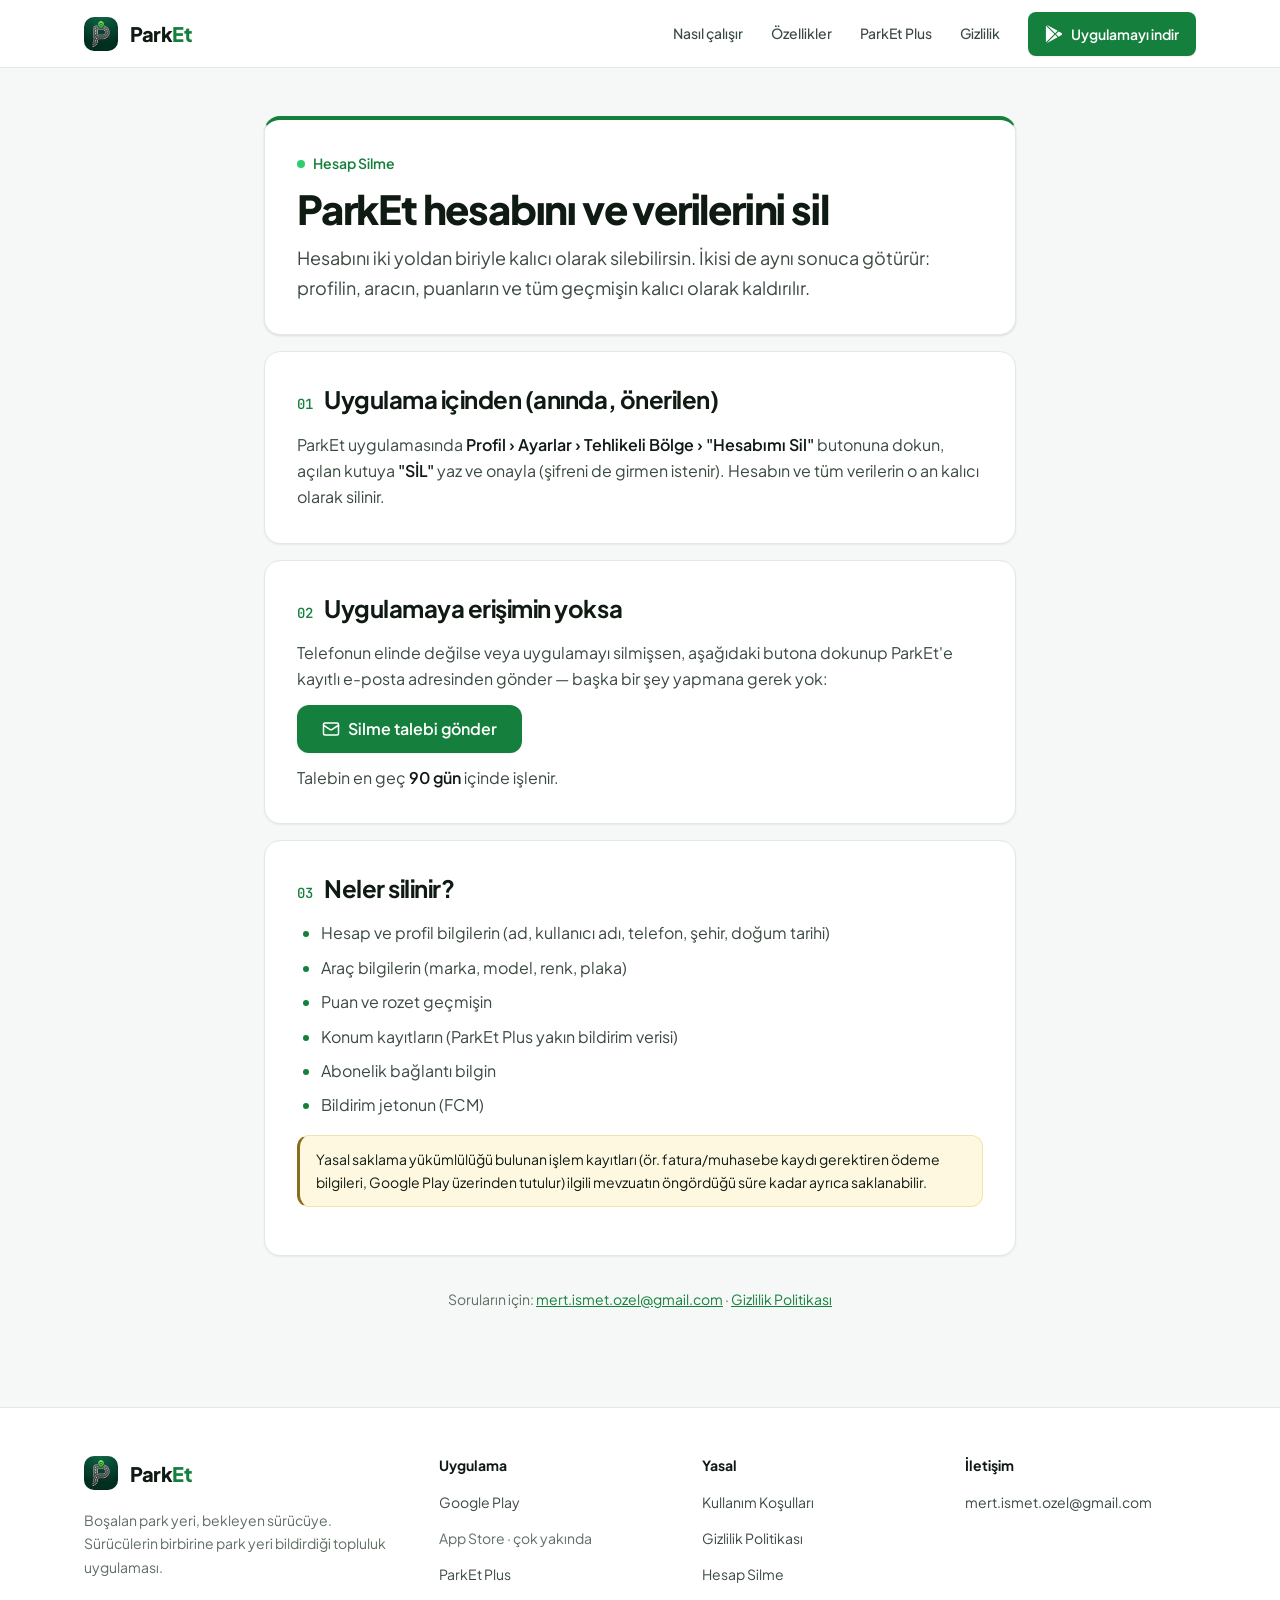
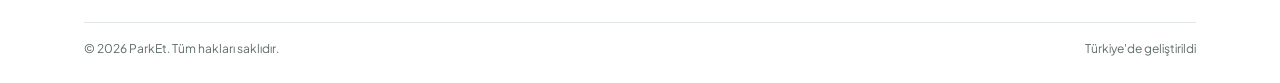
<file: hesap-silme.html>
<!DOCTYPE html>
<html lang="tr">
<head>
<meta charset="UTF-8"/>
<meta name="viewport" content="width=device-width, initial-scale=1.0"/>
<title>ParkEt — Hesap Silme</title>
<meta name="description" content="ParkEt hesabını ve verilerini kalıcı olarak silme adımları."/>
<meta name="theme-color" content="#ffffff"/>
<link rel="icon" type="image/png" href="/assets/logo.png"/>
<link rel="preconnect" href="https://fonts.googleapis.com"/>
<link rel="preconnect" href="https://fonts.gstatic.com" crossorigin/>
<link rel="stylesheet" href="https://fonts.googleapis.com/css2?family=Plus+Jakarta+Sans:wght@400;500;600;700;800&family=JetBrains+Mono:wght@400;500&display=swap"/>
<link rel="stylesheet" href="/assets/site.css"/>
</head>
<body class="doc">

<header class="site-nav">
  <div class="container">
    <a class="brand" href="/" aria-label="ParkEt ana sayfa">
      <img src="/assets/logo.png" alt="" width="34" height="34"/>
      <span>Park<span class="accent">Et</span></span>
    </a>
    <button class="menu-btn" id="menuBtn" type="button" aria-expanded="false" aria-controls="navLinks" aria-label="Menü">
      <span class="bars" aria-hidden="true"><span></span><span></span><span></span></span>
    </button>
    <ul class="nav-links" id="navLinks">
      <li><a href="/#nasil">Nasıl çalışır</a></li>
      <li><a href="/#ozellikler">Özellikler</a></li>
      <li><a href="/#plus">ParkEt Plus</a></li>
      <li><a href="/privacy.html">Gizlilik</a></li>
      <li class="nav-cta"><a class="btn btn-primary btn-sm" href="https://play.google.com/store/apps/details?id=com.codermert.parket" target="_blank" rel="noopener"><svg fill="currentColor" viewBox="0 0 24 24" aria-hidden="true"><path d="M22.018 13.298l-3.919 2.218-3.515-3.493 3.543-3.521 3.891 2.202a1.49 1.49 0 0 1 0 2.594zM1.337.924a1.486 1.486 0 0 0-.112.568v21.017c0 .217.045.419.124.6l11.155-11.087L1.337.924zm12.207 10.065l3.258-3.238L3.45.195a1.466 1.466 0 0 0-.946-.179l11.04 10.973zm0 2.067l-11 10.933c.298.036.612-.016.906-.183l13.324-7.54-3.23-3.21z"/></svg>Uygulamayı indir</a></li>
    </ul>
  </div>
</header>

<main>
<div class="page">

  <header class="hero">
    <div class="eyebrow"><span class="dot"></span> Hesap Silme</div>
    <h1>ParkEt hesabını ve verilerini sil</h1>
    <p class="lede">Hesabını iki yoldan biriyle kalıcı olarak silebilirsin. İkisi de aynı sonuca götürür: profilin, aracın, puanların ve tüm geçmişin kalıcı olarak kaldırılır.</p>
  </header>

  <section class="card">
    <h2><span class="num">01</span> Uygulama içinden (anında, önerilen)</h2>
    <p>ParkEt uygulamasında <strong>Profil › Ayarlar › Tehlikeli Bölge › "Hesabımı Sil"</strong> butonuna dokun, açılan kutuya <strong>"SİL"</strong> yaz ve onayla (şifreni de girmen istenir). Hesabın ve tüm verilerin o an kalıcı olarak silinir.</p>
  </section>

  <section class="card">
    <h2><span class="num">02</span> Uygulamaya erişimin yoksa</h2>
    <p>Telefonun elinde değilse veya uygulamayı silmişsen, aşağıdaki butona dokunup ParkEt'e kayıtlı e-posta adresinden gönder — başka bir şey yapmana gerek yok:</p>
    <p><a class="btn btn-primary" href="mailto:mert.ismet.ozel@gmail.com?subject=ParkEt%20hesap%20silme%20talebi&amp;body=Hesab%C4%B1m%C4%B1n%20ve%20t%C3%BCm%20verilerimin%20silinmesini%20talep%20ediyorum.%0A%0AKay%C4%B1tl%C4%B1%20e-posta%3A%20"><svg viewBox="0 0 24 24" fill="none" stroke="currentColor" stroke-width="2" stroke-linecap="round" stroke-linejoin="round" aria-hidden="true"><rect width="20" height="16" x="2" y="4" rx="2"/><path d="m22 7-8.97 5.7a1.94 1.94 0 0 1-2.06 0L2 7"/></svg>Silme talebi gönder</a></p>
    <p>Talebin en geç <strong>90 gün</strong> içinde işlenir.</p>
  </section>

  <section class="card">
    <h2><span class="num">03</span> Neler silinir?</h2>
    <ul>
      <li>Hesap ve profil bilgilerin (ad, kullanıcı adı, telefon, şehir, doğum tarihi)</li>
      <li>Araç bilgilerin (marka, model, renk, plaka)</li>
      <li>Puan ve rozet geçmişin</li>
      <li>Konum kayıtların (ParkEt Plus yakın bildirim verisi)</li>
      <li>Abonelik bağlantı bilgin</li>
      <li>Bildirim jetonun (FCM)</li>
    </ul>
    <div class="note warn">Yasal saklama yükümlülüğü bulunan işlem kayıtları (ör. fatura/muhasebe kaydı gerektiren ödeme bilgileri, Google Play üzerinden tutulur) ilgili mevzuatın öngördüğü süre kadar ayrıca saklanabilir.</div>
  </section>

  <p class="doc-foot">Soruların için: <a href="mailto:mert.ismet.ozel@gmail.com">mert.ismet.ozel@gmail.com</a> · <a href="/privacy.html">Gizlilik Politikası</a></p>

</div>
</main>

<footer class="site-footer">
  <div class="container">
    <div class="footer-grid">
      <div>
        <a class="brand" href="/" aria-label="ParkEt ana sayfa">
          <img src="/assets/logo.png" alt="" width="34" height="34"/>
          <span>Park<span class="accent">Et</span></span>
        </a>
        <p class="tagline">Boşalan park yeri, bekleyen sürücüye. Sürücülerin birbirine park yeri bildirdiği topluluk uygulaması.</p>
      </div>
      <nav class="footer-col" aria-label="Uygulama">
        <h3>Uygulama</h3>
        <ul>
          <li><a href="https://play.google.com/store/apps/details?id=com.codermert.parket" target="_blank" rel="noopener">Google Play</a></li>
          <li><span class="soon-note">App Store · çok yakında</span></li>
          <li><a href="/#plus">ParkEt Plus</a></li>
        </ul>
      </nav>
      <nav class="footer-col" aria-label="Yasal">
        <h3>Yasal</h3>
        <ul>
          <li><a href="/terms.html">Kullanım Koşulları</a></li>
          <li><a href="/privacy.html">Gizlilik Politikası</a></li>
          <li><a href="/hesap-silme.html">Hesap Silme</a></li>
        </ul>
      </nav>
      <div class="footer-col">
        <h3>İletişim</h3>
        <ul>
          <li><a href="mailto:mert.ismet.ozel@gmail.com">mert.ismet.ozel@gmail.com</a></li>
        </ul>
      </div>
    </div>
    <div class="footer-bottom">
      <span>© <span data-year>2026</span> ParkEt. Tüm hakları saklıdır.</span>
      <span>Türkiye'de geliştirildi</span>
    </div>
  </div>
</footer>
<script src="/assets/site.js" defer></script>
</body>
</html>
</file>
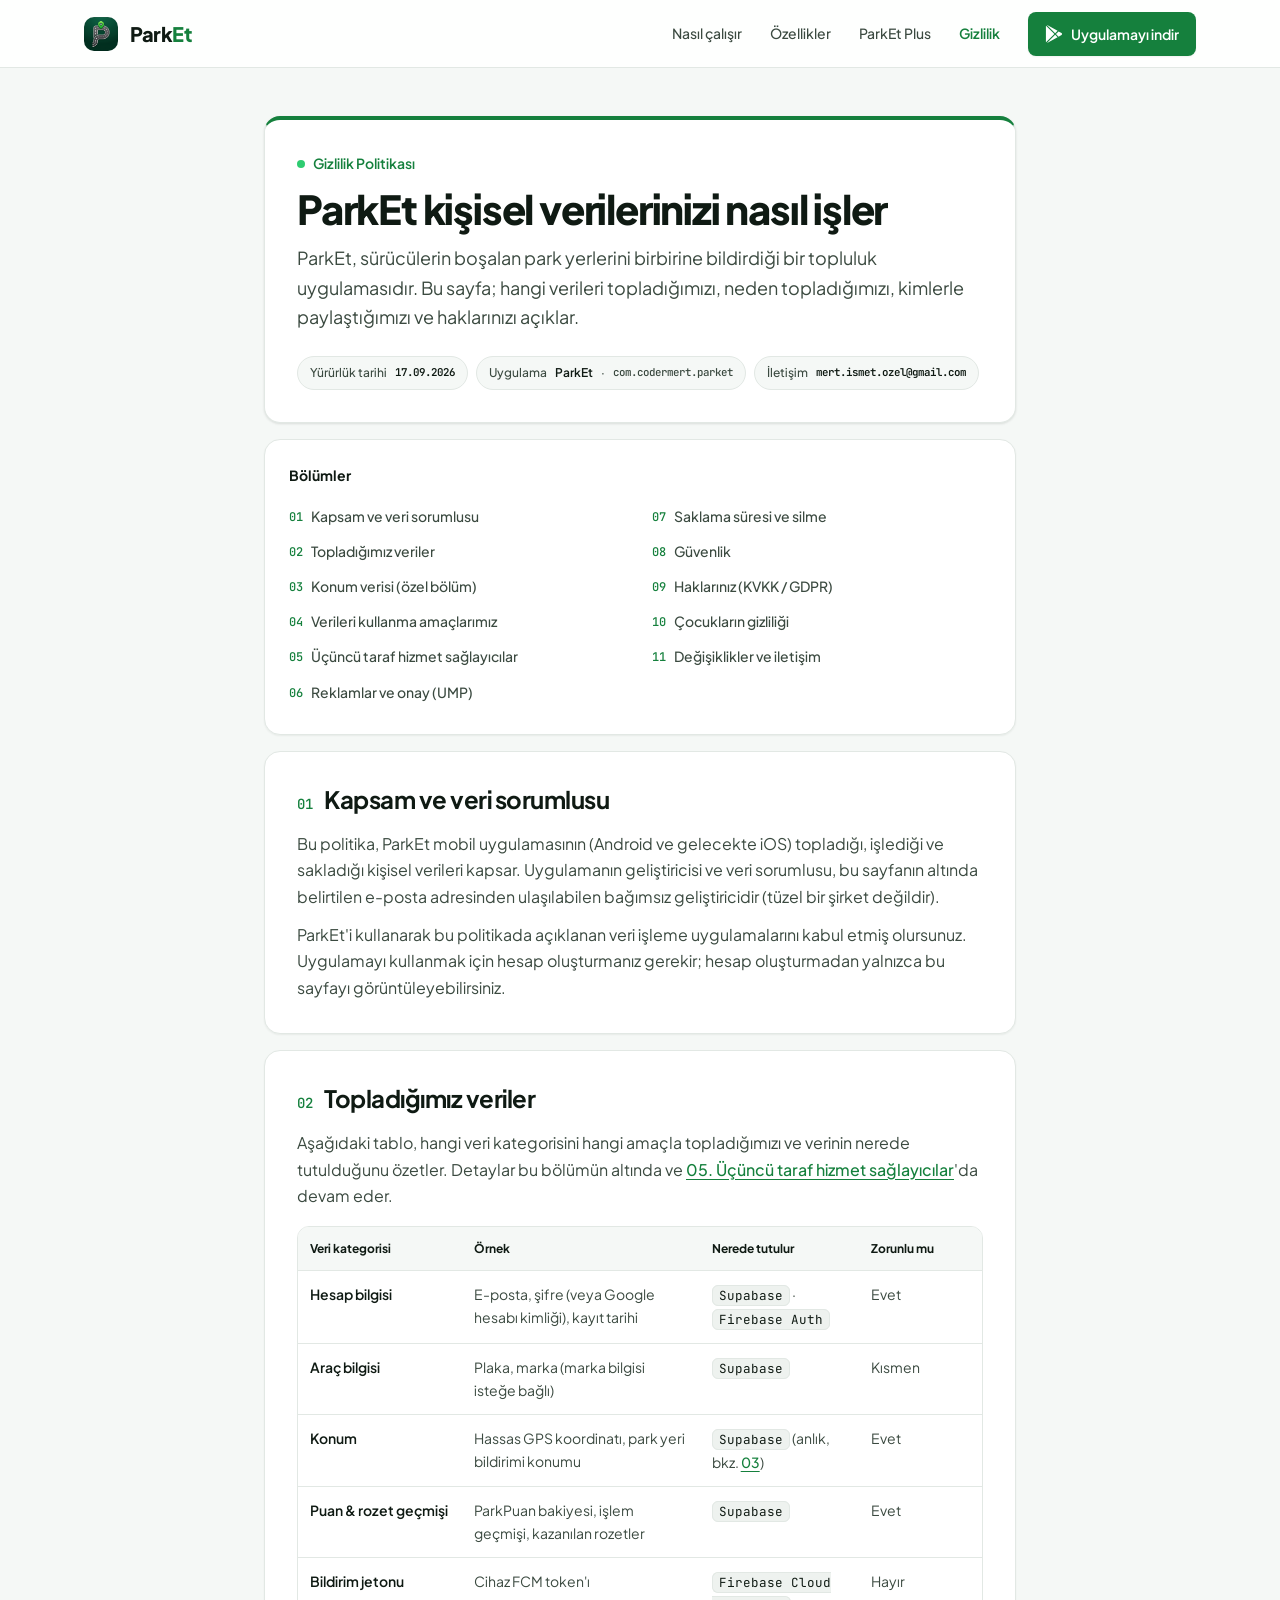
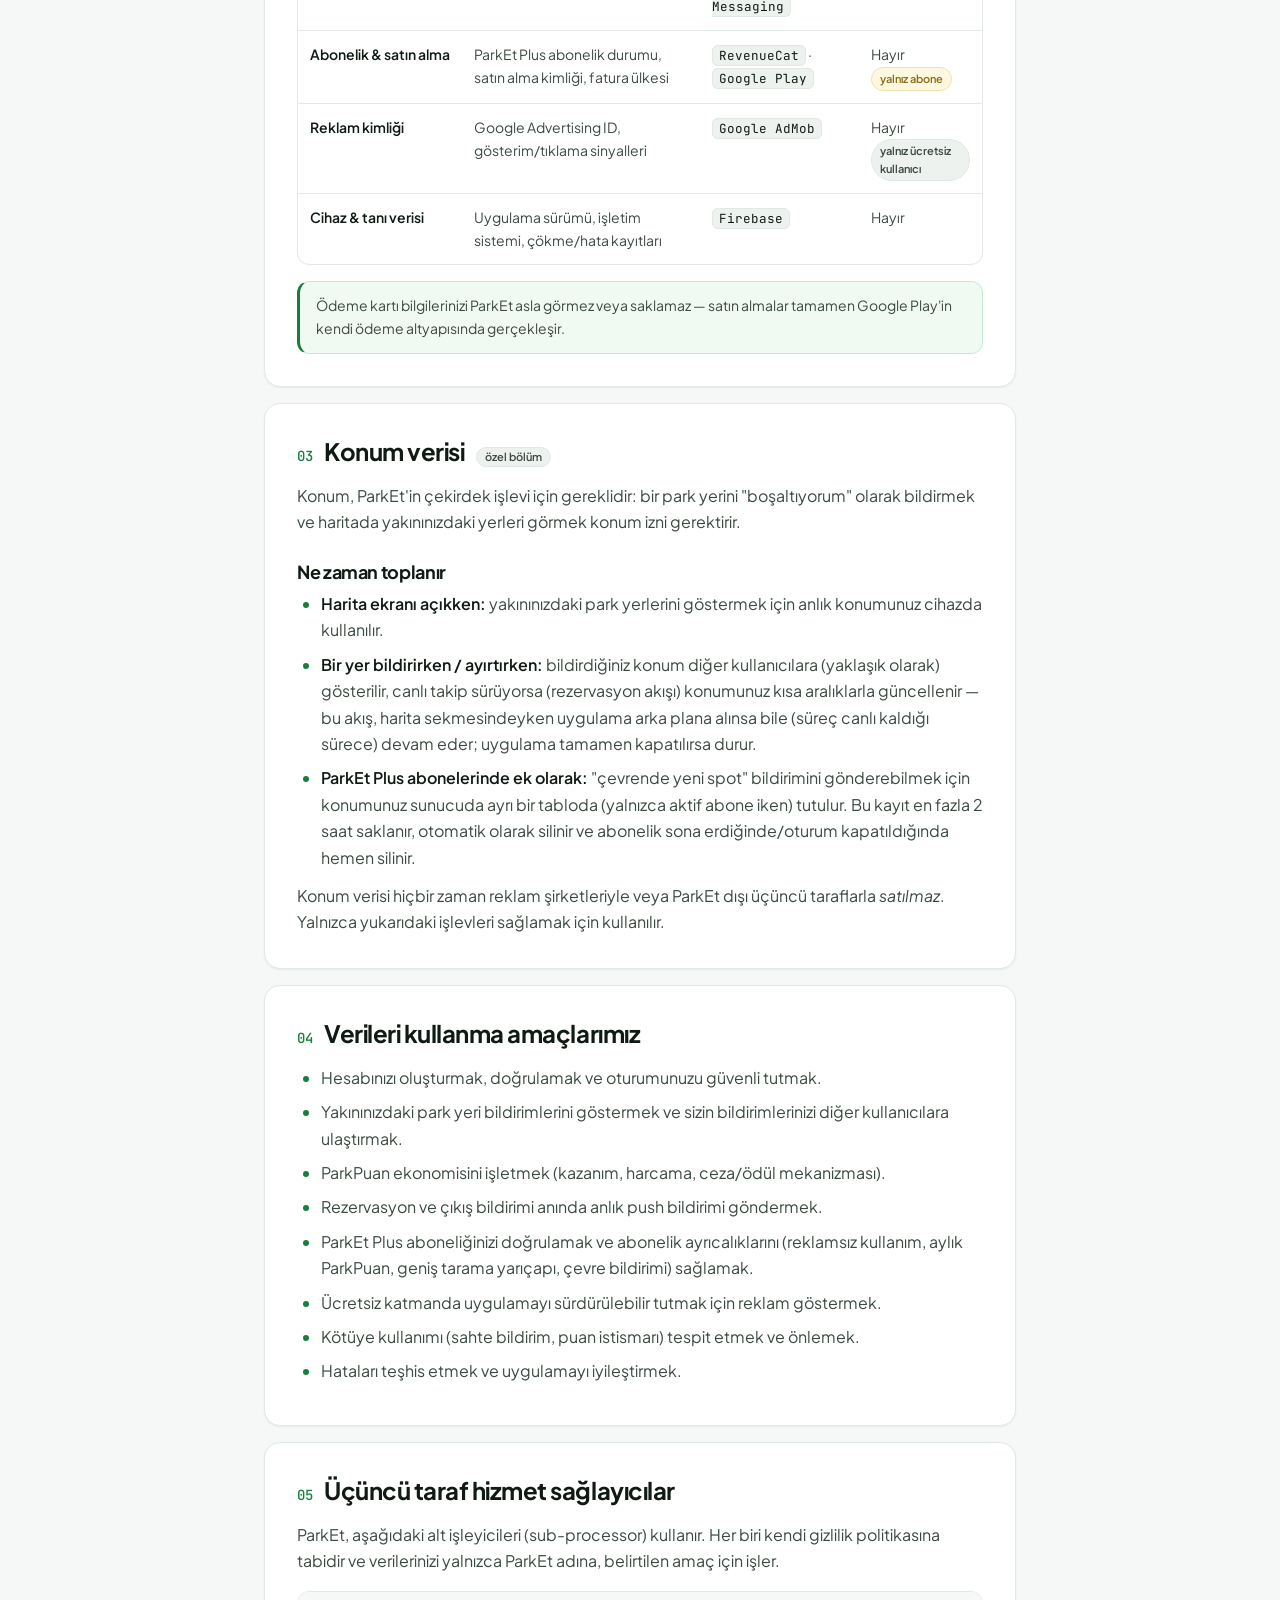
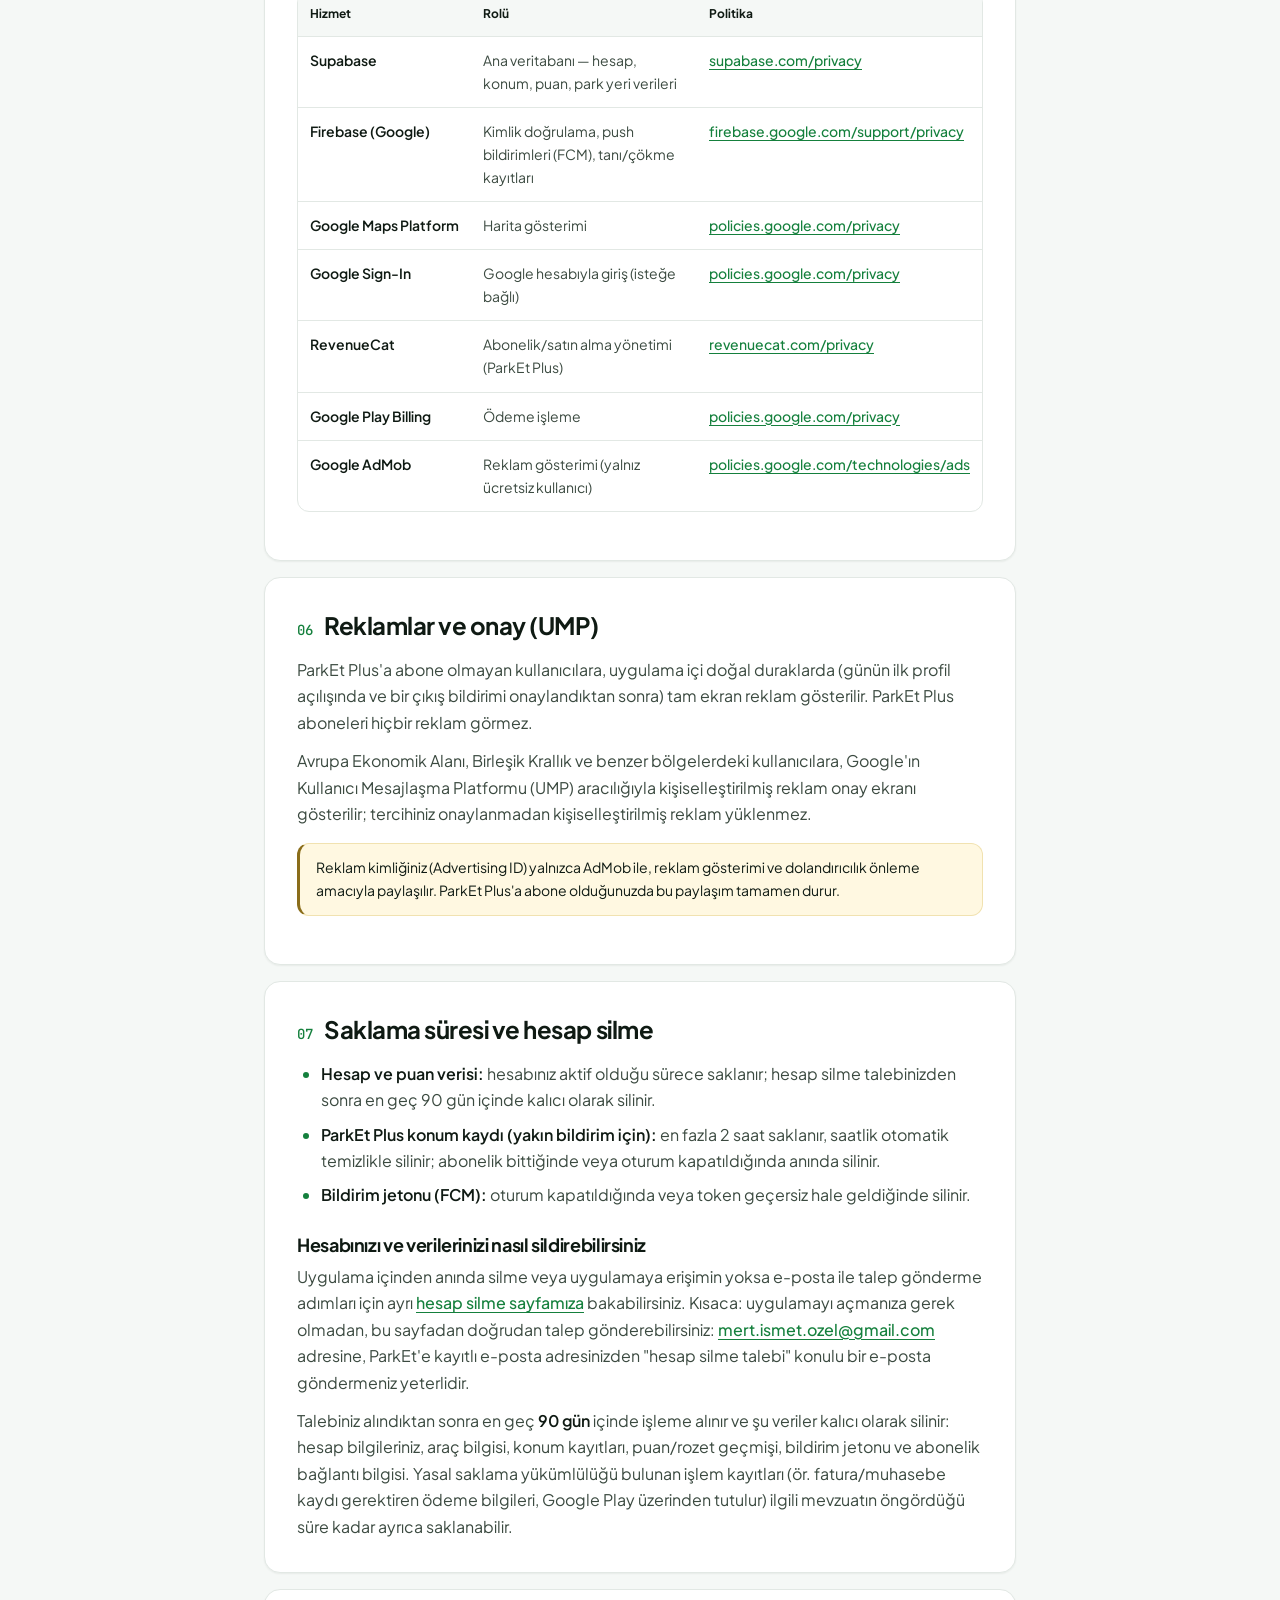
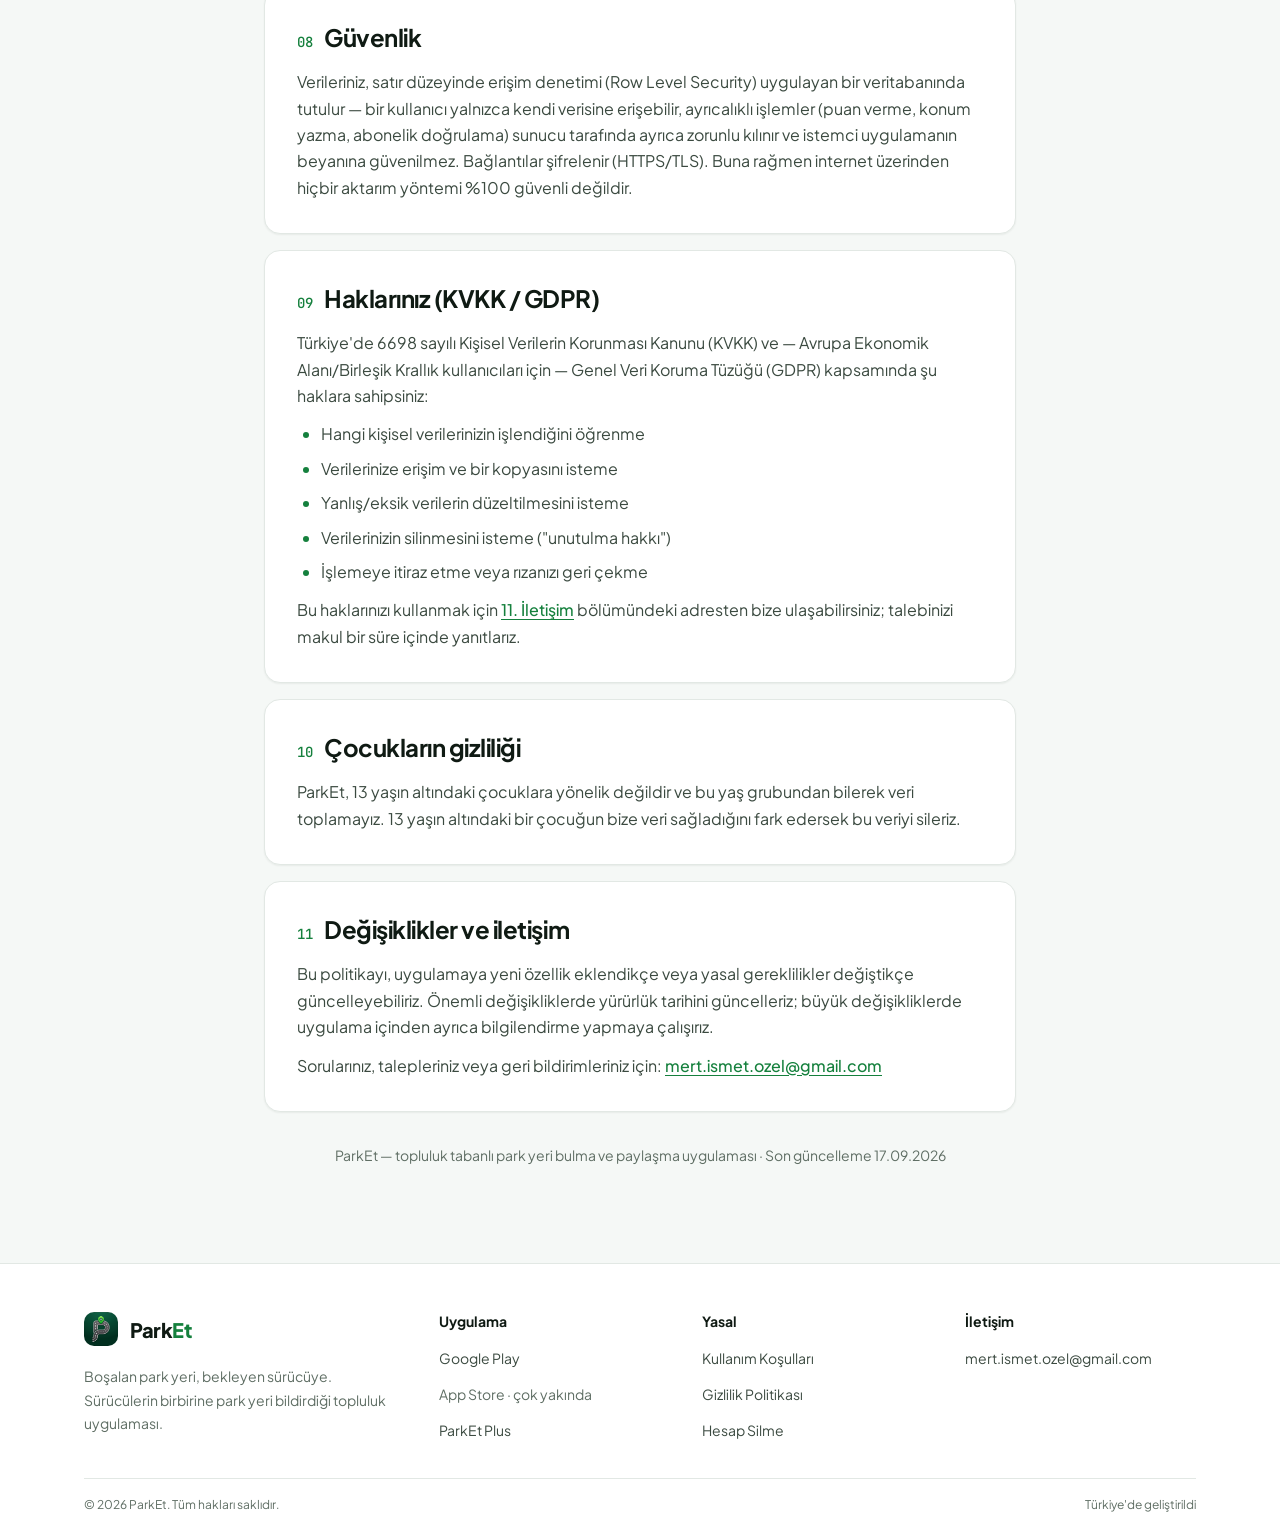
<file: kvkk.html>
<!doctype html>
<!-- GEÇİCİ: tam KVKK aydınlatma metni hazırlanana kadar gizlilik
     politikasının "Haklarınız (KVKK / GDPR)" bölümüne yönlendirir.
     YENILIKLER.md → "KVKK / yasal metin planı" madde 4'te değiştirilecek. -->
<html lang="tr">
<head>
  <meta charset="utf-8">
  <meta name="viewport" content="width=device-width, initial-scale=1">
  <title>ParkEt KVKK Aydınlatma Metni</title>
  <meta http-equiv="refresh" content="0; url=privacy.html">
  <link rel="canonical" href="https://auth.parketapp.org/privacy.html">
</head>
<body style="font-family:sans-serif;background:#0D1F0F;color:#ECF0F1;padding:24px">
  <p>Yönlendiriliyorsunuz… <a style="color:#2ECC71" href="privacy.html">Gizlilik Politikası ve KVKK bilgilendirmesi</a></p>
</body>
</html>
</file>
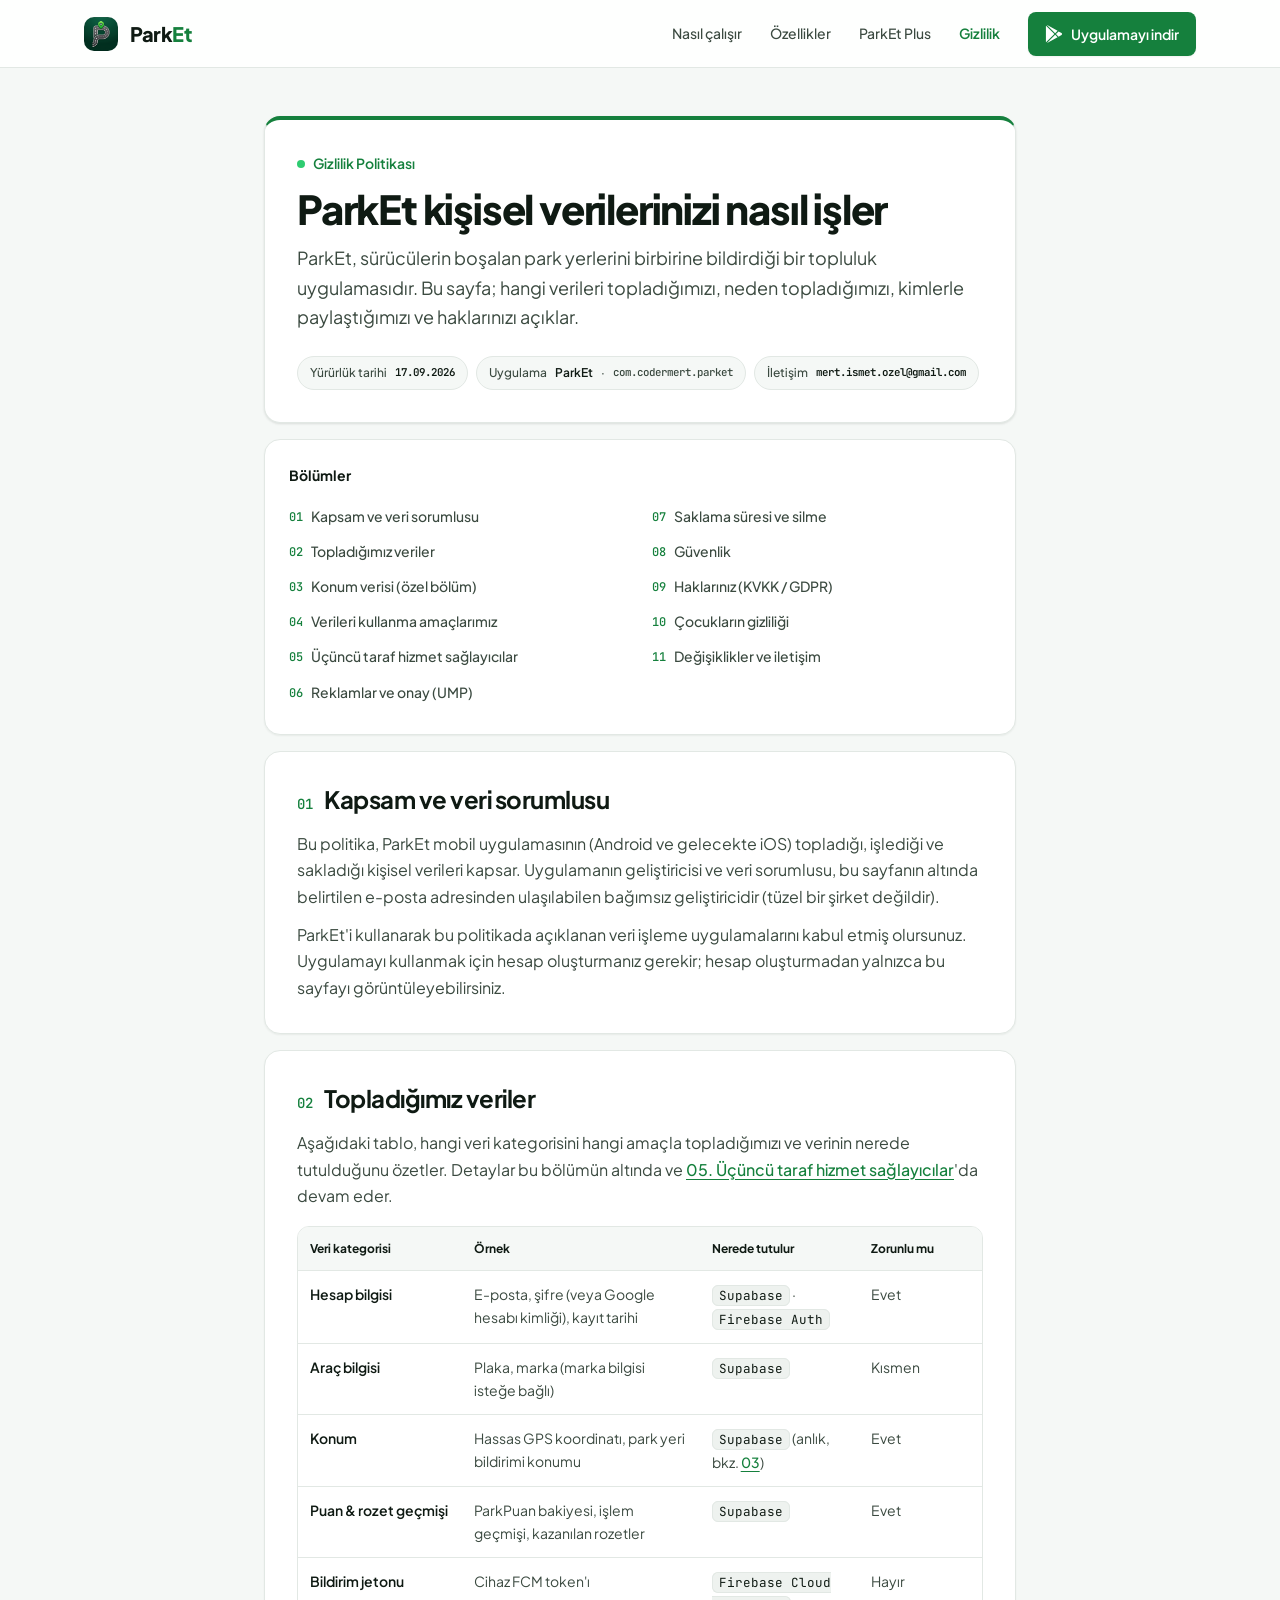
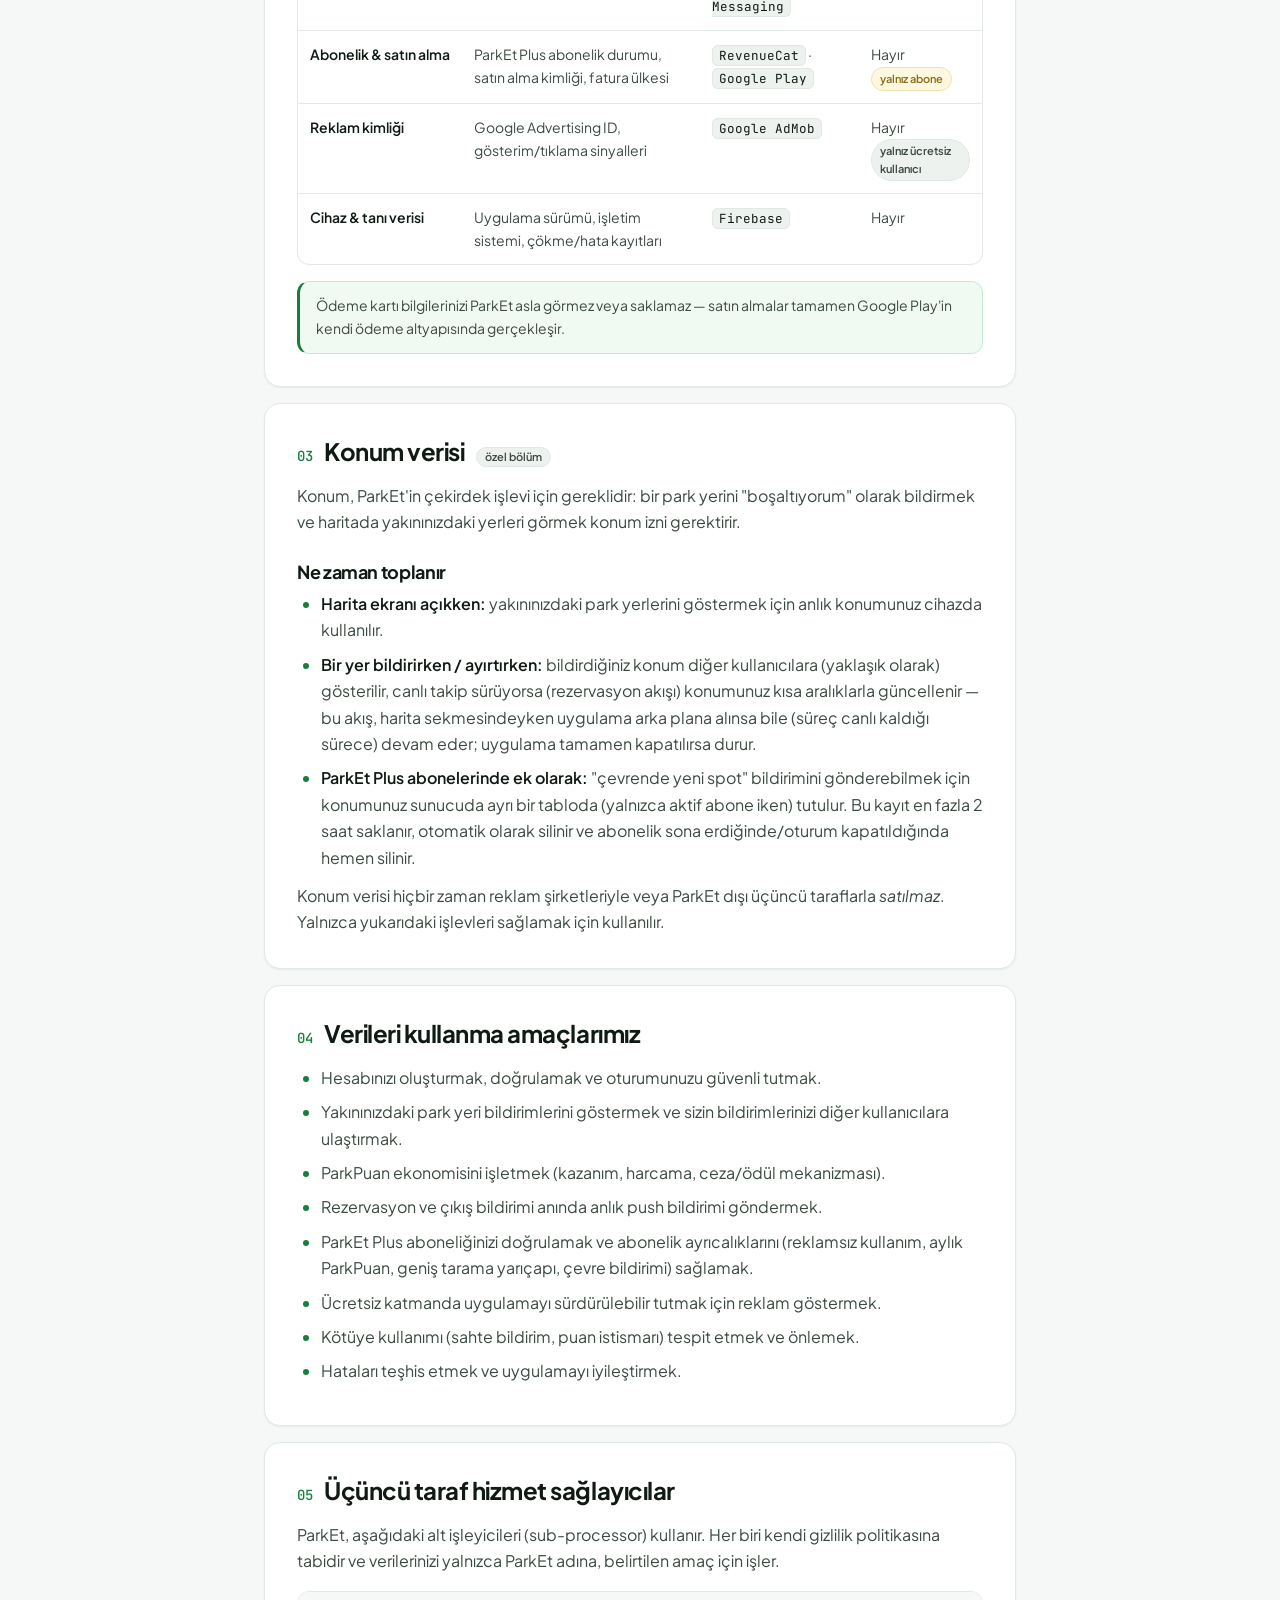
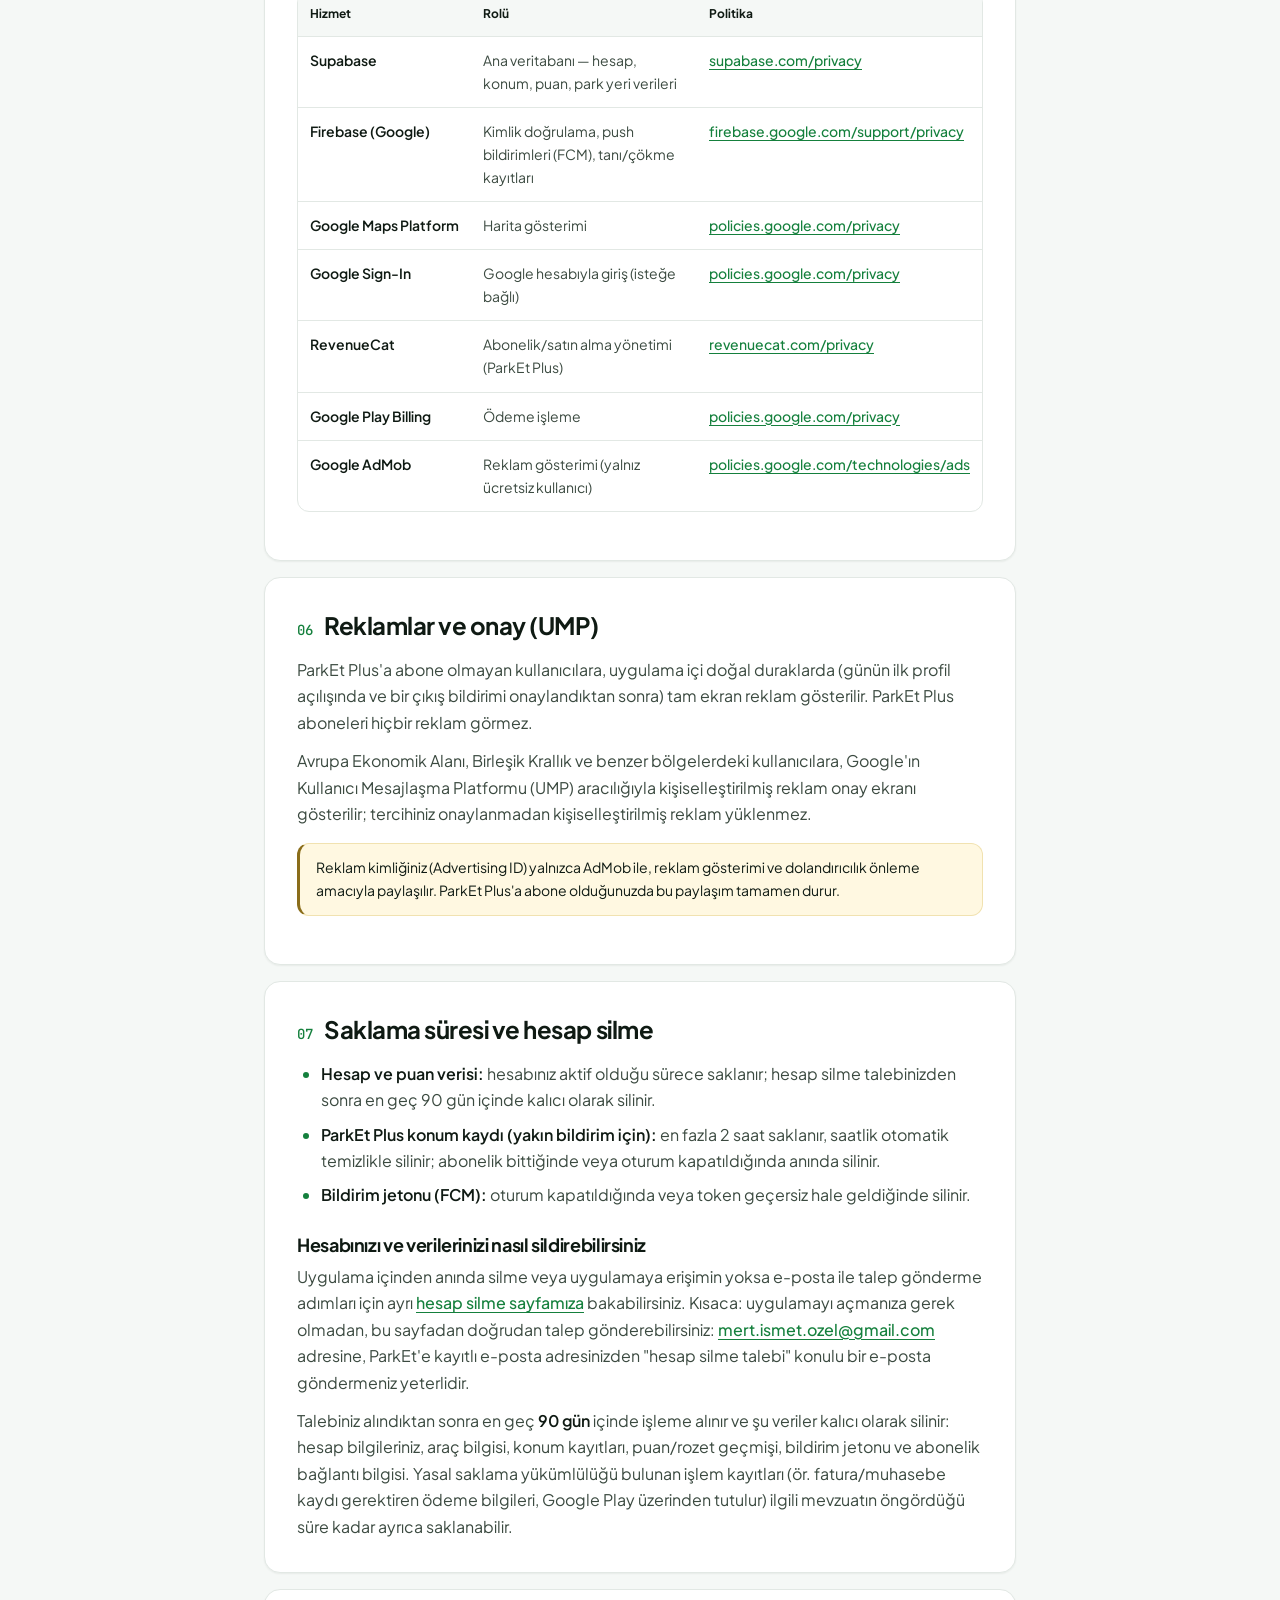
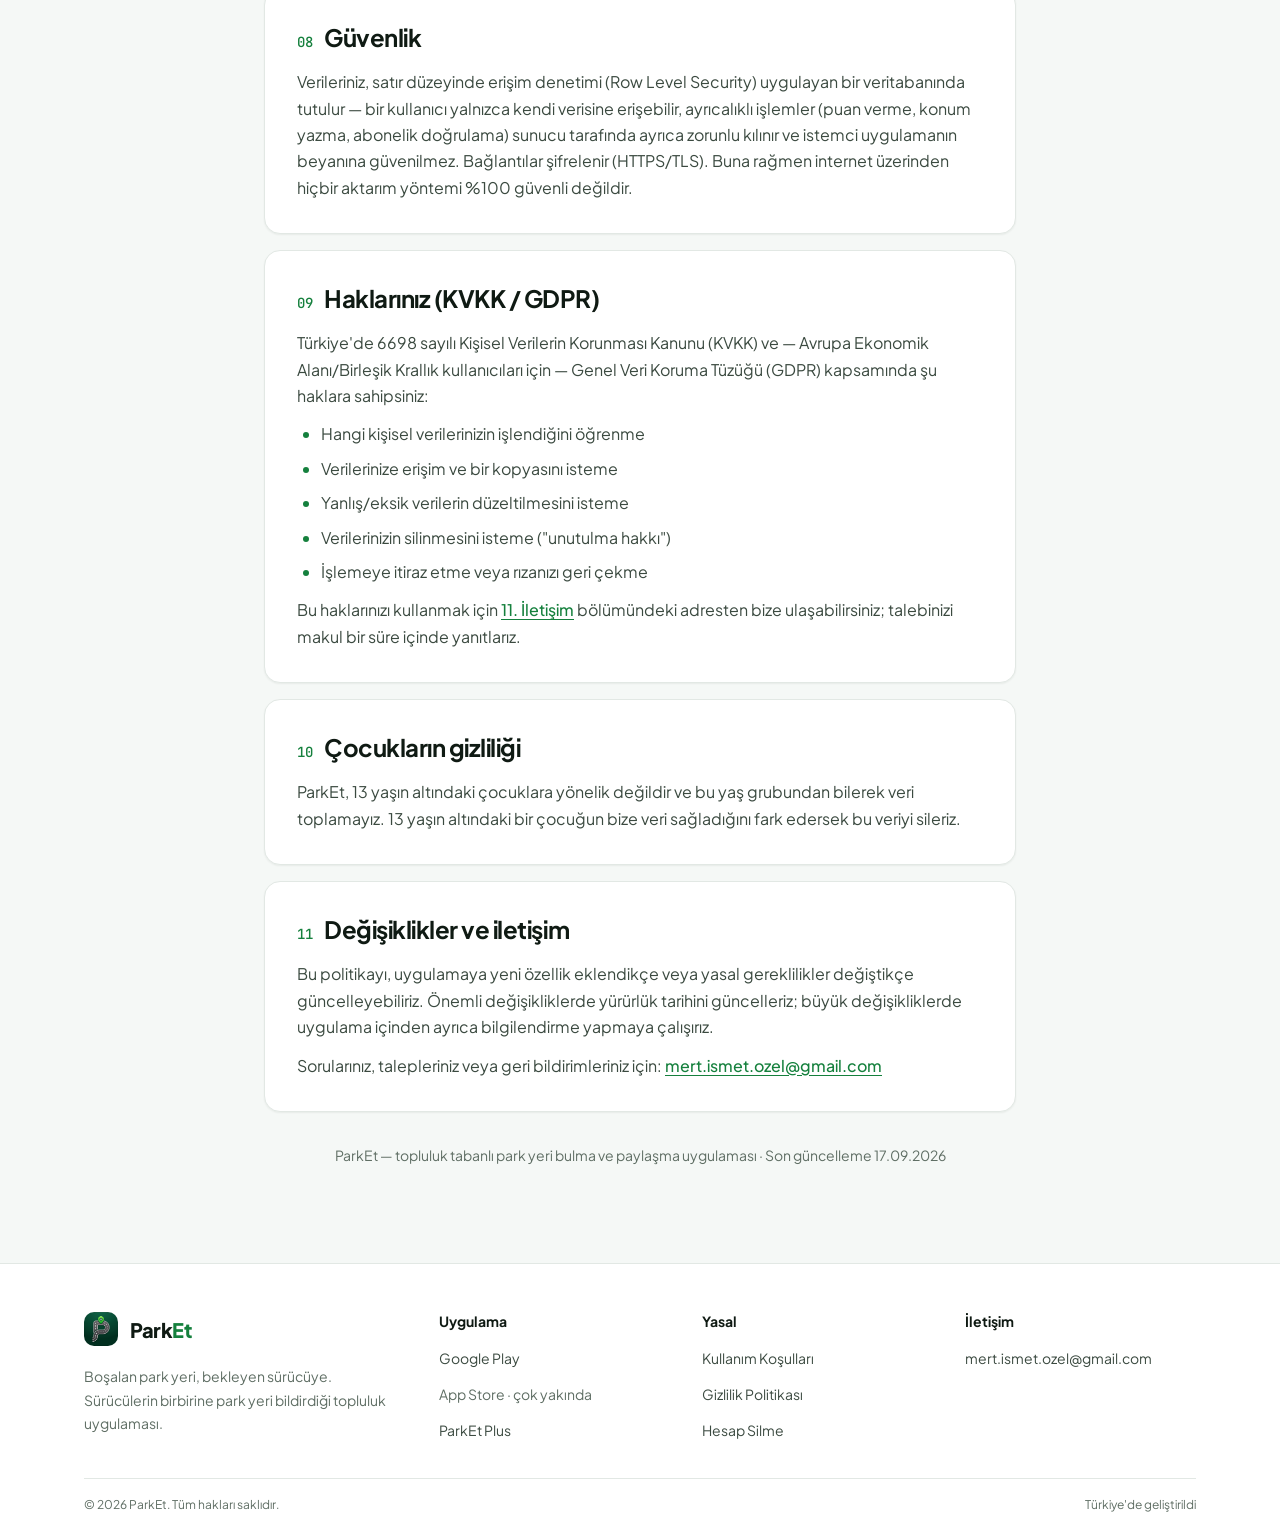
<file: privacy.html>
<!DOCTYPE html>
<html lang="tr">
<head>
<meta charset="UTF-8"/>
<meta name="viewport" content="width=device-width, initial-scale=1.0"/>
<title>ParkEt Gizlilik Politikası</title>
<meta name="description" content="ParkEt Gizlilik Politikası"/>
<meta name="theme-color" content="#ffffff"/>
<link rel="icon" type="image/png" href="/assets/logo.png"/>
<link rel="preconnect" href="https://fonts.googleapis.com"/>
<link rel="preconnect" href="https://fonts.gstatic.com" crossorigin/>
<link rel="stylesheet" href="https://fonts.googleapis.com/css2?family=Plus+Jakarta+Sans:wght@400;500;600;700;800&family=JetBrains+Mono:wght@400;500&display=swap"/>
<link rel="stylesheet" href="/assets/site.css"/>
</head>
<body class="doc">

<header class="site-nav">
  <div class="container">
    <a class="brand" href="/" aria-label="ParkEt ana sayfa">
      <img src="/assets/logo.png" alt="" width="34" height="34"/>
      <span>Park<span class="accent">Et</span></span>
    </a>
    <button class="menu-btn" id="menuBtn" type="button" aria-expanded="false" aria-controls="navLinks" aria-label="Menü">
      <span class="bars" aria-hidden="true"><span></span><span></span><span></span></span>
    </button>
    <ul class="nav-links" id="navLinks">
      <li><a href="/#nasil">Nasıl çalışır</a></li>
      <li><a href="/#ozellikler">Özellikler</a></li>
      <li><a href="/#plus">ParkEt Plus</a></li>
      <li><a href="/privacy.html" aria-current="page">Gizlilik</a></li>
      <li class="nav-cta"><a class="btn btn-primary btn-sm" href="https://play.google.com/store/apps/details?id=com.codermert.parket" target="_blank" rel="noopener"><svg fill="currentColor" viewBox="0 0 24 24" aria-hidden="true"><path d="M22.018 13.298l-3.919 2.218-3.515-3.493 3.543-3.521 3.891 2.202a1.49 1.49 0 0 1 0 2.594zM1.337.924a1.486 1.486 0 0 0-.112.568v21.017c0 .217.045.419.124.6l11.155-11.087L1.337.924zm12.207 10.065l3.258-3.238L3.45.195a1.466 1.466 0 0 0-.946-.179l11.04 10.973zm0 2.067l-11 10.933c.298.036.612-.016.906-.183l13.324-7.54-3.23-3.21z"/></svg>Uygulamayı indir</a></li>
    </ul>
  </div>
</header>

<main>
<div class="page">

  <header class="hero">
    <div class="eyebrow"><span class="dot"></span> Gizlilik Politikası</div>
    <h1>ParkEt kişisel verilerinizi nasıl işler</h1>
    <p class="lede">ParkEt, sürücülerin boşalan park yerlerini birbirine bildirdiği bir topluluk uygulamasıdır. Bu sayfa; hangi verileri topladığımızı, neden topladığımızı, kimlerle paylaştığımızı ve haklarınızı açıklar.</p>
    <div class="meta-row">
      <span class="pill">Yürürlük tarihi <b class="mono">17.09.2026</b></span>
      <span class="pill">Uygulama <b>ParkEt</b> · <span class="mono">com.codermert.parket</span></span>
      <span class="pill">İletişim <b class="mono">mert.ismet.ozel@gmail.com</b></span>
    </div>
  </header>

  <nav class="toc" aria-label="İçindekiler">
    <div class="toc-title">Bölümler</div>
    <ol>
      <li><a href="#s1"><span class="tocnum">01</span> Kapsam ve veri sorumlusu</a></li>
      <li><a href="#s2"><span class="tocnum">02</span> Topladığımız veriler</a></li>
      <li><a href="#s3"><span class="tocnum">03</span> Konum verisi (özel bölüm)</a></li>
      <li><a href="#s4"><span class="tocnum">04</span> Verileri kullanma amaçlarımız</a></li>
      <li><a href="#s5"><span class="tocnum">05</span> Üçüncü taraf hizmet sağlayıcılar</a></li>
      <li><a href="#s6"><span class="tocnum">06</span> Reklamlar ve onay (UMP)</a></li>
      <li><a href="#s7"><span class="tocnum">07</span> Saklama süresi ve silme</a></li>
      <li><a href="#s8"><span class="tocnum">08</span> Güvenlik</a></li>
      <li><a href="#s9"><span class="tocnum">09</span> Haklarınız (KVKK / GDPR)</a></li>
      <li><a href="#s10"><span class="tocnum">10</span> Çocukların gizliliği</a></li>
      <li><a href="#s11"><span class="tocnum">11</span> Değişiklikler ve iletişim</a></li>
    </ol>
  </nav>

  <section class="card" id="s1">
    <h2><span class="num">01</span> Kapsam ve veri sorumlusu</h2>
    <p>Bu politika, ParkEt mobil uygulamasının (Android ve gelecekte iOS) topladığı, işlediği ve sakladığı kişisel verileri kapsar. Uygulamanın geliştiricisi ve veri sorumlusu, bu sayfanın altında belirtilen e-posta adresinden ulaşılabilen bağımsız geliştiricidir (tüzel bir şirket değildir).</p>
    <p>ParkEt'i kullanarak bu politikada açıklanan veri işleme uygulamalarını kabul etmiş olursunuz. Uygulamayı kullanmak için hesap oluşturmanız gerekir; hesap oluşturmadan yalnızca bu sayfayı görüntüleyebilirsiniz.</p>
  </section>

  <section class="card" id="s2">
    <h2><span class="num">02</span> Topladığımız veriler</h2>
    <p>Aşağıdaki tablo, hangi veri kategorisini hangi amaçla topladığımızı ve verinin nerede tutulduğunu özetler. Detaylar bu bölümün altında ve <a href="#s5">05. Üçüncü taraf hizmet sağlayıcılar</a>'da devam eder.</p>
    <div class="table-wrap">
      <table>
        <thead>
          <tr><th>Veri kategorisi</th><th>Örnek</th><th>Nerede tutulur</th><th>Zorunlu mu</th></tr>
        </thead>
        <tbody>
          <tr>
            <td class="cat">Hesap bilgisi</td>
            <td>E-posta, şifre (veya Google hesabı kimliği), kayıt tarihi</td>
            <td><code class="mono">Supabase</code> · <code class="mono">Firebase Auth</code></td>
            <td>Evet</td>
          </tr>
          <tr>
            <td class="cat">Araç bilgisi</td>
            <td>Plaka, marka (marka bilgisi isteğe bağlı)</td>
            <td><code class="mono">Supabase</code></td>
            <td>Kısmen</td>
          </tr>
          <tr>
            <td class="cat">Konum</td>
            <td>Hassas GPS koordinatı, park yeri bildirimi konumu</td>
            <td><code class="mono">Supabase</code> (anlık, bkz. <a href="#s3">03</a>)</td>
            <td>Evet</td>
          </tr>
          <tr>
            <td class="cat">Puan &amp; rozet geçmişi</td>
            <td>ParkPuan bakiyesi, işlem geçmişi, kazanılan rozetler</td>
            <td><code class="mono">Supabase</code></td>
            <td>Evet</td>
          </tr>
          <tr>
            <td class="cat">Bildirim jetonu</td>
            <td>Cihaz FCM token'ı</td>
            <td><code class="mono">Firebase Cloud Messaging</code></td>
            <td>Hayır</td>
          </tr>
          <tr>
            <td class="cat">Abonelik &amp; satın alma</td>
            <td>ParkEt Plus abonelik durumu, satın alma kimliği, fatura ülkesi</td>
            <td><code class="mono">RevenueCat</code> · <code class="mono">Google Play</code></td>
            <td>Hayır <span class="badge plus">yalnız abone</span></td>
          </tr>
          <tr>
            <td class="cat">Reklam kimliği</td>
            <td>Google Advertising ID, gösterim/tıklama sinyalleri</td>
            <td><code class="mono">Google AdMob</code></td>
            <td>Hayır <span class="badge">yalnız ücretsiz kullanıcı</span></td>
          </tr>
          <tr>
            <td class="cat">Cihaz &amp; tanı verisi</td>
            <td>Uygulama sürümü, işletim sistemi, çökme/hata kayıtları</td>
            <td><code class="mono">Firebase</code></td>
            <td>Hayır</td>
          </tr>
        </tbody>
      </table>
    </div>
    <p class="note">Ödeme kartı bilgilerinizi ParkEt asla görmez veya saklamaz — satın almalar tamamen Google Play'in kendi ödeme altyapısında gerçekleşir.</p>
  </section>

  <section class="card" id="s3">
    <h2><span class="num">03</span> Konum verisi <span class="badge">özel bölüm</span></h2>
    <p>Konum, ParkEt'in çekirdek işlevi için gereklidir: bir park yerini "boşaltıyorum" olarak bildirmek ve haritada yakınınızdaki yerleri görmek konum izni gerektirir.</p>
    <h3>Ne zaman toplanır</h3>
    <ul>
      <li><strong>Harita ekranı açıkken:</strong> yakınınızdaki park yerlerini göstermek için anlık konumunuz cihazda kullanılır.</li>
      <li><strong>Bir yer bildirirken / ayırtırken:</strong> bildirdiğiniz konum diğer kullanıcılara (yaklaşık olarak) gösterilir, canlı takip sürüyorsa (rezervasyon akışı) konumunuz kısa aralıklarla güncellenir — bu akış, harita sekmesindeyken uygulama arka plana alınsa bile (süreç canlı kaldığı sürece) devam eder; uygulama tamamen kapatılırsa durur.</li>
      <li><strong>ParkEt Plus abonelerinde ek olarak:</strong> "çevrende yeni spot" bildirimini gönderebilmek için konumunuz sunucuda ayrı bir tabloda (yalnızca aktif abone iken) tutulur. Bu kayıt en fazla 2 saat saklanır, otomatik olarak silinir ve abonelik sona erdiğinde/oturum kapatıldığında hemen silinir.</li>
    </ul>
    <p>Konum verisi hiçbir zaman reklam şirketleriyle veya ParkEt dışı üçüncü taraflarla <em>satılmaz</em>. Yalnızca yukarıdaki işlevleri sağlamak için kullanılır.</p>
  </section>

  <section class="card" id="s4">
    <h2><span class="num">04</span> Verileri kullanma amaçlarımız</h2>
    <ul>
      <li>Hesabınızı oluşturmak, doğrulamak ve oturumunuzu güvenli tutmak.</li>
      <li>Yakınınızdaki park yeri bildirimlerini göstermek ve sizin bildirimlerinizi diğer kullanıcılara ulaştırmak.</li>
      <li>ParkPuan ekonomisini işletmek (kazanım, harcama, ceza/ödül mekanizması).</li>
      <li>Rezervasyon ve çıkış bildirimi anında anlık push bildirimi göndermek.</li>
      <li>ParkEt Plus aboneliğinizi doğrulamak ve abonelik ayrıcalıklarını (reklamsız kullanım, aylık ParkPuan, geniş tarama yarıçapı, çevre bildirimi) sağlamak.</li>
      <li>Ücretsiz katmanda uygulamayı sürdürülebilir tutmak için reklam göstermek.</li>
      <li>Kötüye kullanımı (sahte bildirim, puan istismarı) tespit etmek ve önlemek.</li>
      <li>Hataları teşhis etmek ve uygulamayı iyileştirmek.</li>
    </ul>
  </section>

  <section class="card" id="s5">
    <h2><span class="num">05</span> Üçüncü taraf hizmet sağlayıcılar</h2>
    <p>ParkEt, aşağıdaki alt işleyicileri (sub-processor) kullanır. Her biri kendi gizlilik politikasına tabidir ve verilerinizi yalnızca ParkEt adına, belirtilen amaç için işler.</p>
    <div class="table-wrap">
      <table>
        <thead>
          <tr><th>Hizmet</th><th>Rolü</th><th>Politika</th></tr>
        </thead>
        <tbody>
          <tr>
            <td class="cat">Supabase</td>
            <td>Ana veritabanı — hesap, konum, puan, park yeri verileri</td>
            <td><a href="https://supabase.com/privacy" target="_blank" rel="noopener">supabase.com/privacy</a></td>
          </tr>
          <tr>
            <td class="cat">Firebase (Google)</td>
            <td>Kimlik doğrulama, push bildirimleri (FCM), tanı/çökme kayıtları</td>
            <td><a href="https://firebase.google.com/support/privacy" target="_blank" rel="noopener">firebase.google.com/support/privacy</a></td>
          </tr>
          <tr>
            <td class="cat">Google Maps Platform</td>
            <td>Harita gösterimi</td>
            <td><a href="https://policies.google.com/privacy" target="_blank" rel="noopener">policies.google.com/privacy</a></td>
          </tr>
          <tr>
            <td class="cat">Google Sign-In</td>
            <td>Google hesabıyla giriş (isteğe bağlı)</td>
            <td><a href="https://policies.google.com/privacy" target="_blank" rel="noopener">policies.google.com/privacy</a></td>
          </tr>
          <tr>
            <td class="cat">RevenueCat</td>
            <td>Abonelik/satın alma yönetimi (ParkEt Plus)</td>
            <td><a href="https://www.revenuecat.com/privacy" target="_blank" rel="noopener">revenuecat.com/privacy</a></td>
          </tr>
          <tr>
            <td class="cat">Google Play Billing</td>
            <td>Ödeme işleme</td>
            <td><a href="https://policies.google.com/privacy" target="_blank" rel="noopener">policies.google.com/privacy</a></td>
          </tr>
          <tr>
            <td class="cat">Google AdMob</td>
            <td>Reklam gösterimi (yalnız ücretsiz kullanıcı)</td>
            <td><a href="https://policies.google.com/technologies/ads" target="_blank" rel="noopener">policies.google.com/technologies/ads</a></td>
          </tr>
        </tbody>
      </table>
    </div>
  </section>

  <section class="card" id="s6">
    <h2><span class="num">06</span> Reklamlar ve onay (UMP)</h2>
    <p>ParkEt Plus'a abone olmayan kullanıcılara, uygulama içi doğal duraklarda (günün ilk profil açılışında ve bir çıkış bildirimi onaylandıktan sonra) tam ekran reklam gösterilir. ParkEt Plus aboneleri hiçbir reklam görmez.</p>
    <p>Avrupa Ekonomik Alanı, Birleşik Krallık ve benzer bölgelerdeki kullanıcılara, Google'ın Kullanıcı Mesajlaşma Platformu (UMP) aracılığıyla kişiselleştirilmiş reklam onay ekranı gösterilir; tercihiniz onaylanmadan kişiselleştirilmiş reklam yüklenmez.</p>
    <div class="note warn">Reklam kimliğiniz (Advertising ID) yalnızca AdMob ile, reklam gösterimi ve dolandırıcılık önleme amacıyla paylaşılır. ParkEt Plus'a abone olduğunuzda bu paylaşım tamamen durur.</div>
  </section>

  <section class="card" id="s7">
    <h2><span class="num">07</span> Saklama süresi ve hesap silme</h2>
    <ul>
      <li><strong>Hesap ve puan verisi:</strong> hesabınız aktif olduğu sürece saklanır; hesap silme talebinizden sonra en geç 90 gün içinde kalıcı olarak silinir.</li>
      <li><strong>ParkEt Plus konum kaydı (yakın bildirim için):</strong> en fazla 2 saat saklanır, saatlik otomatik temizlikle silinir; abonelik bittiğinde veya oturum kapatıldığında anında silinir.</li>
      <li><strong>Bildirim jetonu (FCM):</strong> oturum kapatıldığında veya token geçersiz hale geldiğinde silinir.</li>
    </ul>
    <h3>Hesabınızı ve verilerinizi nasıl sildirebilirsiniz</h3>
    <p>Uygulama içinden anında silme veya uygulamaya erişimin yoksa e-posta ile talep gönderme adımları için ayrı <a href="/hesap-silme.html">hesap silme sayfamıza</a> bakabilirsiniz. Kısaca: uygulamayı açmanıza gerek olmadan, bu sayfadan doğrudan talep gönderebilirsiniz: <a href="mailto:mert.ismet.ozel@gmail.com?subject=ParkEt%20hesap%20silme%20talebi&amp;body=Hesab%C4%B1m%C4%B1n%20ve%20t%C3%BCm%20verilerimin%20silinmesini%20talep%20ediyorum.%0A%0AKay%C4%B1tl%C4%B1%20e-posta%3A%20">mert.ismet.ozel@gmail.com</a> adresine, ParkEt'e kayıtlı e-posta adresinizden "hesap silme talebi" konulu bir e-posta göndermeniz yeterlidir.</p>
    <p>Talebiniz alındıktan sonra en geç <strong>90 gün</strong> içinde işleme alınır ve şu veriler kalıcı olarak silinir: hesap bilgileriniz, araç bilgisi, konum kayıtları, puan/rozet geçmişi, bildirim jetonu ve abonelik bağlantı bilgisi. Yasal saklama yükümlülüğü bulunan işlem kayıtları (ör. fatura/muhasebe kaydı gerektiren ödeme bilgileri, Google Play üzerinden tutulur) ilgili mevzuatın öngördüğü süre kadar ayrıca saklanabilir.</p>
  </section>

  <section class="card" id="s8">
    <h2><span class="num">08</span> Güvenlik</h2>
    <p>Verileriniz, satır düzeyinde erişim denetimi (Row Level Security) uygulayan bir veritabanında tutulur — bir kullanıcı yalnızca kendi verisine erişebilir, ayrıcalıklı işlemler (puan verme, konum yazma, abonelik doğrulama) sunucu tarafında ayrıca zorunlu kılınır ve istemci uygulamanın beyanına güvenilmez. Bağlantılar şifrelenir (HTTPS/TLS). Buna rağmen internet üzerinden hiçbir aktarım yöntemi %100 güvenli değildir.</p>
  </section>

  <section class="card" id="s9">
    <h2><span class="num">09</span> Haklarınız (KVKK / GDPR)</h2>
    <p>Türkiye'de 6698 sayılı Kişisel Verilerin Korunması Kanunu (KVKK) ve — Avrupa Ekonomik Alanı/Birleşik Krallık kullanıcıları için — Genel Veri Koruma Tüzüğü (GDPR) kapsamında şu haklara sahipsiniz:</p>
    <ul>
      <li>Hangi kişisel verilerinizin işlendiğini öğrenme</li>
      <li>Verilerinize erişim ve bir kopyasını isteme</li>
      <li>Yanlış/eksik verilerin düzeltilmesini isteme</li>
      <li>Verilerinizin silinmesini isteme ("unutulma hakkı")</li>
      <li>İşlemeye itiraz etme veya rızanızı geri çekme</li>
    </ul>
    <p>Bu haklarınızı kullanmak için <a href="#s11">11. İletişim</a> bölümündeki adresten bize ulaşabilirsiniz; talebinizi makul bir süre içinde yanıtlarız.</p>
  </section>

  <section class="card" id="s10">
    <h2><span class="num">10</span> Çocukların gizliliği</h2>
    <p>ParkEt, 13 yaşın altındaki çocuklara yönelik değildir ve bu yaş grubundan bilerek veri toplamayız. 13 yaşın altındaki bir çocuğun bize veri sağladığını fark edersek bu veriyi sileriz.</p>
  </section>

  <section class="card" id="s11">
    <h2><span class="num">11</span> Değişiklikler ve iletişim</h2>
    <p>Bu politikayı, uygulamaya yeni özellik eklendikçe veya yasal gereklilikler değiştikçe güncelleyebiliriz. Önemli değişikliklerde yürürlük tarihini güncelleriz; büyük değişikliklerde uygulama içinden ayrıca bilgilendirme yapmaya çalışırız.</p>
    <p>Sorularınız, talepleriniz veya geri bildirimleriniz için: <a href="mailto:mert.ismet.ozel@gmail.com">mert.ismet.ozel@gmail.com</a></p>
  </section>

  <p class="doc-foot">ParkEt — topluluk tabanlı park yeri bulma ve paylaşma uygulaması · Son güncelleme 17.09.2026</p>

</div>
</main>

<footer class="site-footer">
  <div class="container">
    <div class="footer-grid">
      <div>
        <a class="brand" href="/" aria-label="ParkEt ana sayfa">
          <img src="/assets/logo.png" alt="" width="34" height="34"/>
          <span>Park<span class="accent">Et</span></span>
        </a>
        <p class="tagline">Boşalan park yeri, bekleyen sürücüye. Sürücülerin birbirine park yeri bildirdiği topluluk uygulaması.</p>
      </div>
      <nav class="footer-col" aria-label="Uygulama">
        <h3>Uygulama</h3>
        <ul>
          <li><a href="https://play.google.com/store/apps/details?id=com.codermert.parket" target="_blank" rel="noopener">Google Play</a></li>
          <li><span class="soon-note">App Store · çok yakında</span></li>
          <li><a href="/#plus">ParkEt Plus</a></li>
        </ul>
      </nav>
      <nav class="footer-col" aria-label="Yasal">
        <h3>Yasal</h3>
        <ul>
          <li><a href="/terms.html">Kullanım Koşulları</a></li>
          <li><a href="/privacy.html">Gizlilik Politikası</a></li>
          <li><a href="/hesap-silme.html">Hesap Silme</a></li>
        </ul>
      </nav>
      <div class="footer-col">
        <h3>İletişim</h3>
        <ul>
          <li><a href="mailto:mert.ismet.ozel@gmail.com">mert.ismet.ozel@gmail.com</a></li>
        </ul>
      </div>
    </div>
    <div class="footer-bottom">
      <span>© <span data-year>2026</span> ParkEt. Tüm hakları saklıdır.</span>
      <span>Türkiye'de geliştirildi</span>
    </div>
  </div>
</footer>
<script src="/assets/site.js" defer></script>
</body>
</html>
</file>
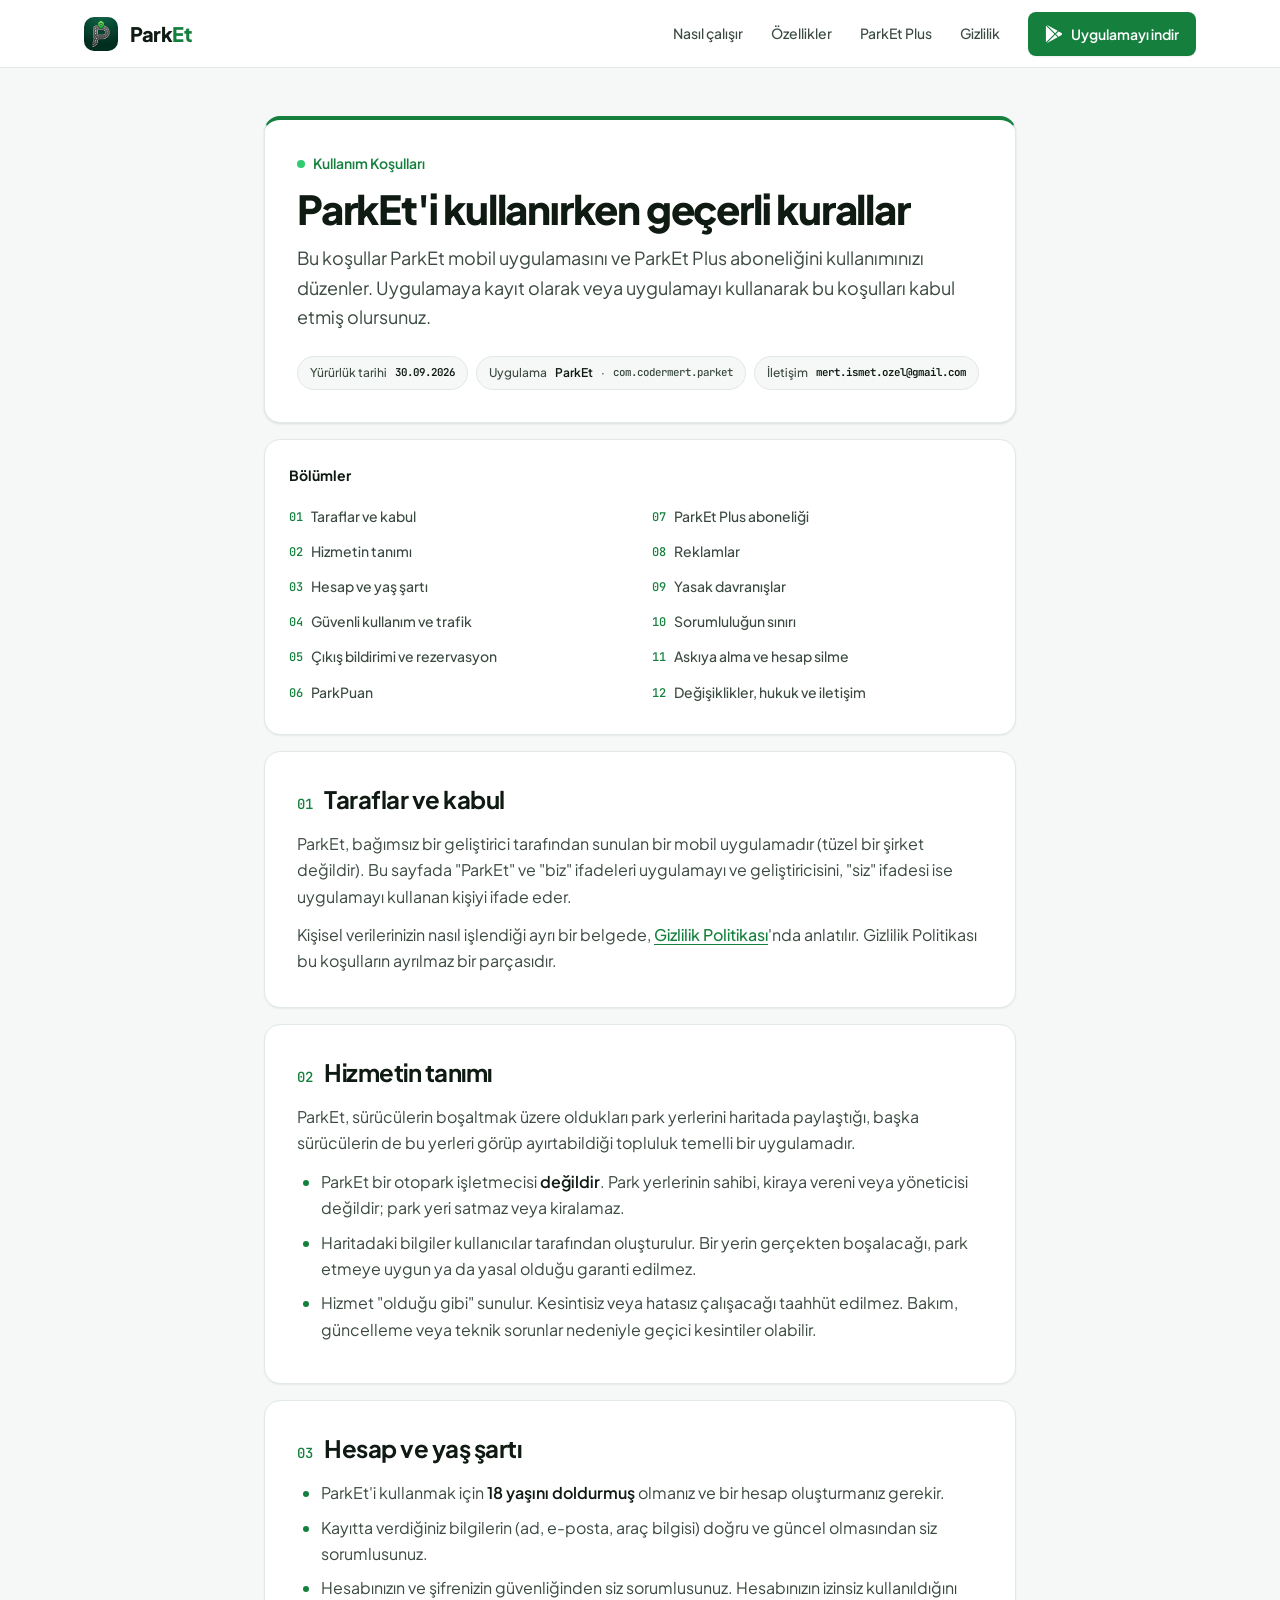
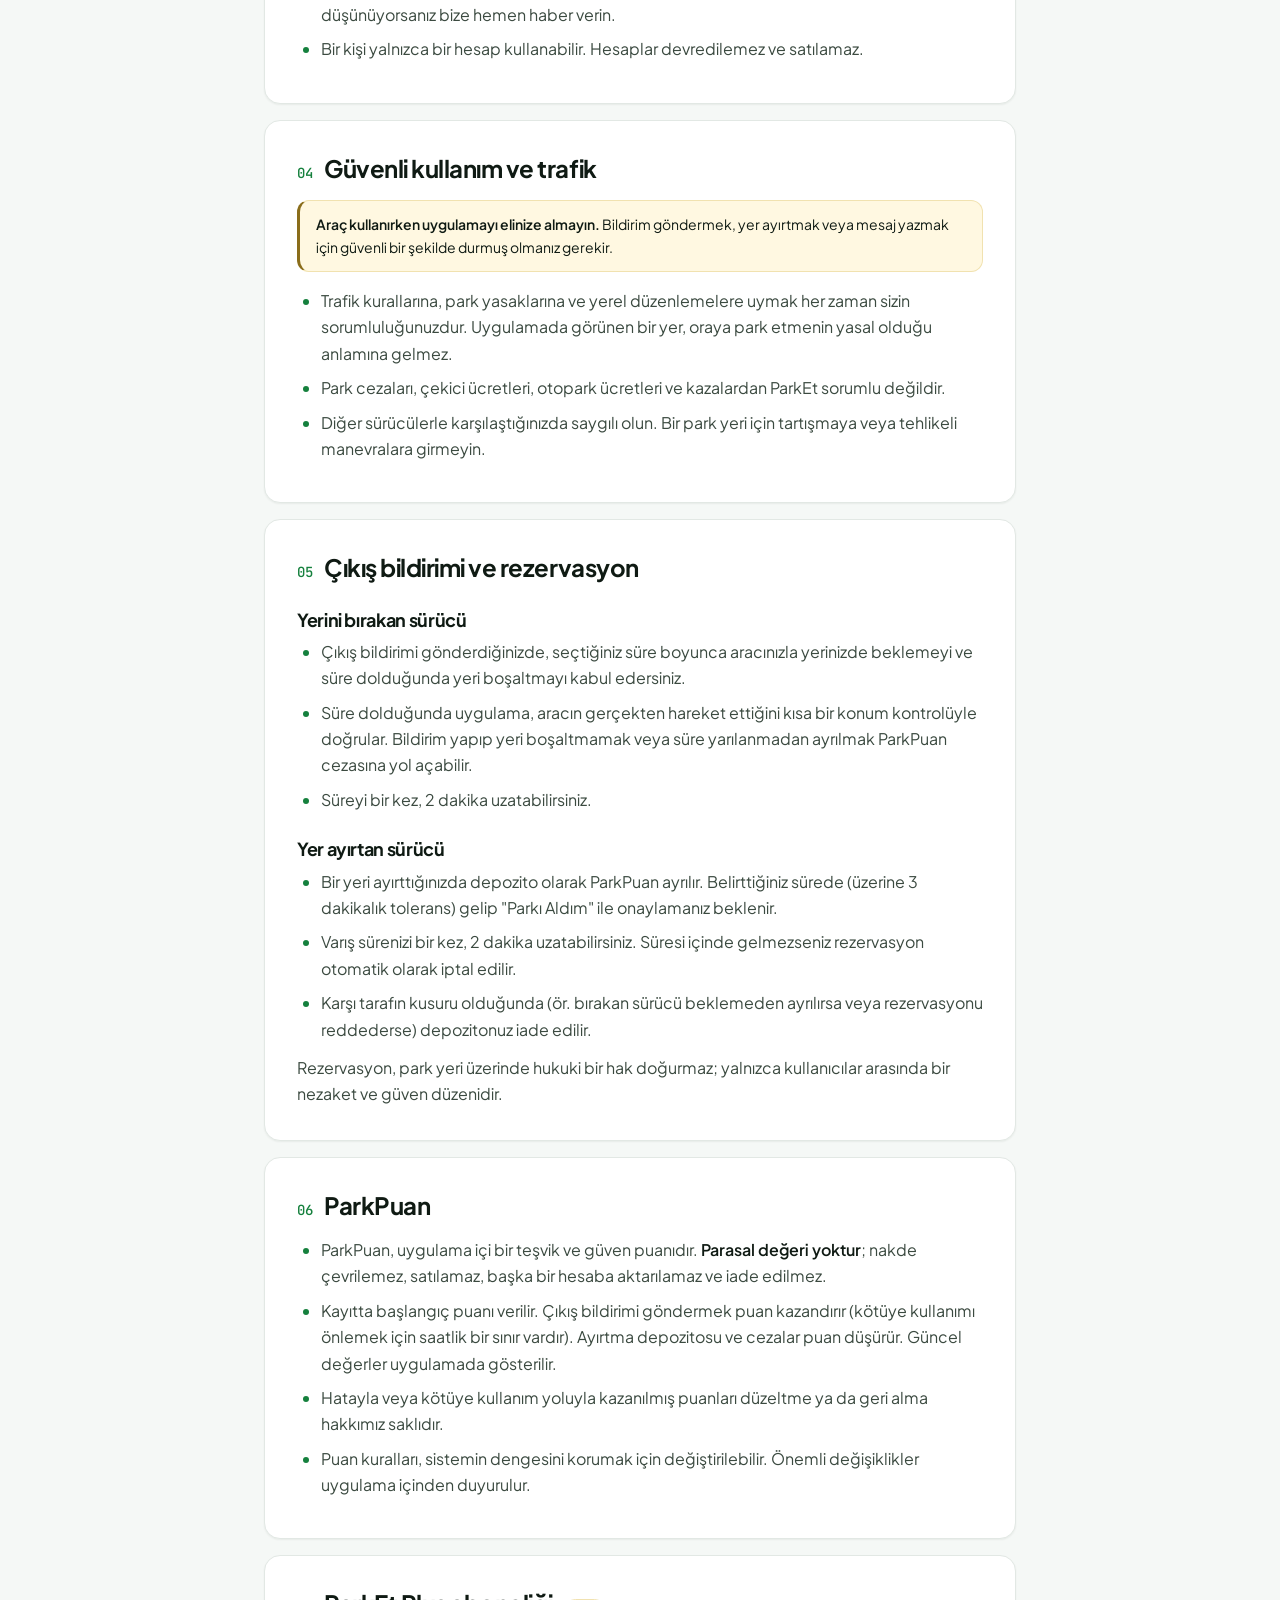
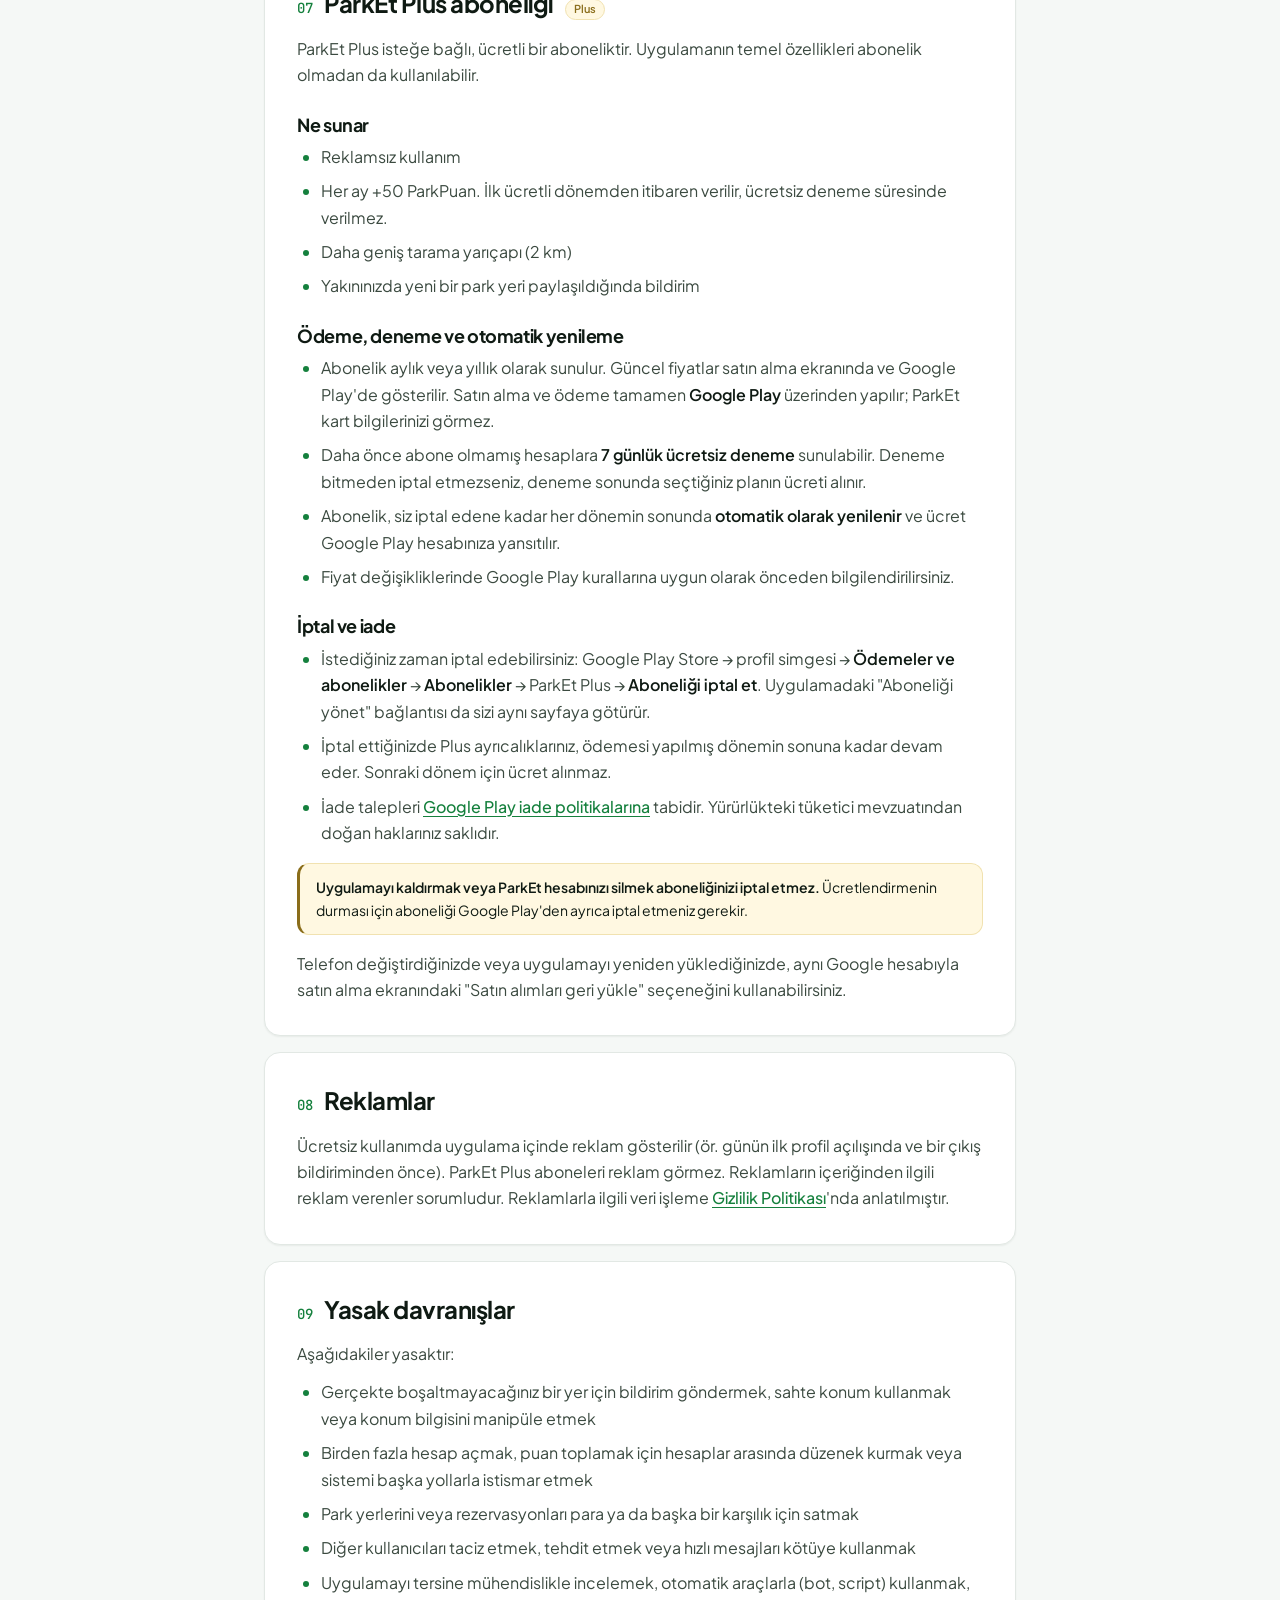
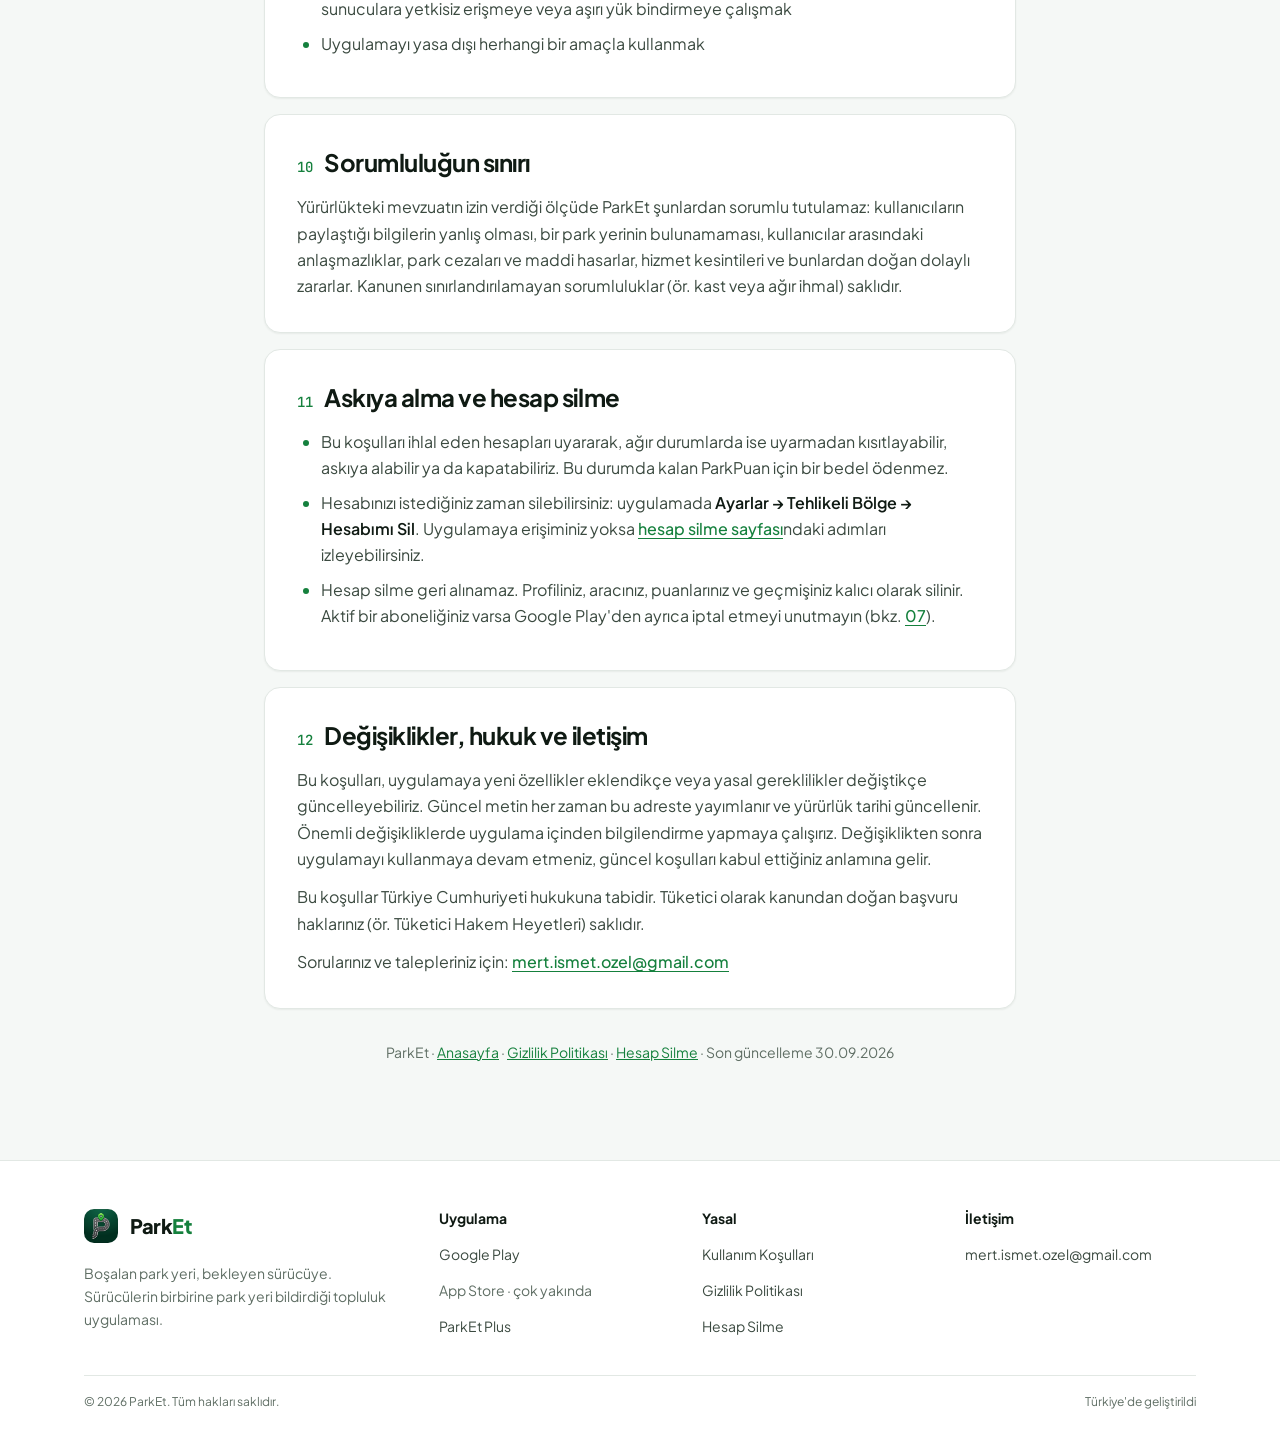
<file: terms.html>
<!DOCTYPE html>
<html lang="tr">
<head>
<meta charset="UTF-8"/>
<meta name="viewport" content="width=device-width, initial-scale=1.0"/>
<title>ParkEt Kullanım Koşulları</title>
<meta name="description" content="ParkEt mobil uygulaması ve ParkEt Plus aboneliği kullanım koşulları."/>
<meta name="theme-color" content="#ffffff"/>
<link rel="icon" type="image/png" href="/assets/logo.png"/>
<link rel="preconnect" href="https://fonts.googleapis.com"/>
<link rel="preconnect" href="https://fonts.gstatic.com" crossorigin/>
<link rel="stylesheet" href="https://fonts.googleapis.com/css2?family=Plus+Jakarta+Sans:wght@400;500;600;700;800&family=JetBrains+Mono:wght@400;500&display=swap"/>
<link rel="stylesheet" href="/assets/site.css"/>
</head>
<body class="doc">

<header class="site-nav">
  <div class="container">
    <a class="brand" href="/" aria-label="ParkEt ana sayfa">
      <img src="/assets/logo.png" alt="" width="34" height="34"/>
      <span>Park<span class="accent">Et</span></span>
    </a>
    <button class="menu-btn" id="menuBtn" type="button" aria-expanded="false" aria-controls="navLinks" aria-label="Menü">
      <span class="bars" aria-hidden="true"><span></span><span></span><span></span></span>
    </button>
    <ul class="nav-links" id="navLinks">
      <li><a href="/#nasil">Nasıl çalışır</a></li>
      <li><a href="/#ozellikler">Özellikler</a></li>
      <li><a href="/#plus">ParkEt Plus</a></li>
      <li><a href="/privacy.html">Gizlilik</a></li>
      <li class="nav-cta"><a class="btn btn-primary btn-sm" href="https://play.google.com/store/apps/details?id=com.codermert.parket" target="_blank" rel="noopener"><svg fill="currentColor" viewBox="0 0 24 24" aria-hidden="true"><path d="M22.018 13.298l-3.919 2.218-3.515-3.493 3.543-3.521 3.891 2.202a1.49 1.49 0 0 1 0 2.594zM1.337.924a1.486 1.486 0 0 0-.112.568v21.017c0 .217.045.419.124.6l11.155-11.087L1.337.924zm12.207 10.065l3.258-3.238L3.45.195a1.466 1.466 0 0 0-.946-.179l11.04 10.973zm0 2.067l-11 10.933c.298.036.612-.016.906-.183l13.324-7.54-3.23-3.21z"/></svg>Uygulamayı indir</a></li>
    </ul>
  </div>
</header>

<main>
<div class="page">

  <header class="hero">
    <div class="eyebrow"><span class="dot"></span> Kullanım Koşulları</div>
    <h1>ParkEt'i kullanırken geçerli kurallar</h1>
    <p class="lede">Bu koşullar ParkEt mobil uygulamasını ve ParkEt Plus aboneliğini kullanımınızı düzenler. Uygulamaya kayıt olarak veya uygulamayı kullanarak bu koşulları kabul etmiş olursunuz.</p>
    <div class="meta-row">
      <span class="pill">Yürürlük tarihi <b class="mono">30.09.2026</b></span>
      <span class="pill">Uygulama <b>ParkEt</b> · <span class="mono">com.codermert.parket</span></span>
      <span class="pill">İletişim <b class="mono">mert.ismet.ozel@gmail.com</b></span>
    </div>
  </header>

  <nav class="toc" aria-label="İçindekiler">
    <div class="toc-title">Bölümler</div>
    <ol>
      <li><a href="#s1"><span class="tocnum">01</span> Taraflar ve kabul</a></li>
      <li><a href="#s2"><span class="tocnum">02</span> Hizmetin tanımı</a></li>
      <li><a href="#s3"><span class="tocnum">03</span> Hesap ve yaş şartı</a></li>
      <li><a href="#s4"><span class="tocnum">04</span> Güvenli kullanım ve trafik</a></li>
      <li><a href="#s5"><span class="tocnum">05</span> Çıkış bildirimi ve rezervasyon</a></li>
      <li><a href="#s6"><span class="tocnum">06</span> ParkPuan</a></li>
      <li><a href="#s7"><span class="tocnum">07</span> ParkEt Plus aboneliği</a></li>
      <li><a href="#s8"><span class="tocnum">08</span> Reklamlar</a></li>
      <li><a href="#s9"><span class="tocnum">09</span> Yasak davranışlar</a></li>
      <li><a href="#s10"><span class="tocnum">10</span> Sorumluluğun sınırı</a></li>
      <li><a href="#s11"><span class="tocnum">11</span> Askıya alma ve hesap silme</a></li>
      <li><a href="#s12"><span class="tocnum">12</span> Değişiklikler, hukuk ve iletişim</a></li>
    </ol>
  </nav>

  <section class="card" id="s1">
    <h2><span class="num">01</span> Taraflar ve kabul</h2>
    <p>ParkEt, bağımsız bir geliştirici tarafından sunulan bir mobil uygulamadır (tüzel bir şirket değildir). Bu sayfada "ParkEt" ve "biz" ifadeleri uygulamayı ve geliştiricisini, "siz" ifadesi ise uygulamayı kullanan kişiyi ifade eder.</p>
    <p>Kişisel verilerinizin nasıl işlendiği ayrı bir belgede, <a href="/privacy.html">Gizlilik Politikası</a>'nda anlatılır. Gizlilik Politikası bu koşulların ayrılmaz bir parçasıdır.</p>
  </section>

  <section class="card" id="s2">
    <h2><span class="num">02</span> Hizmetin tanımı</h2>
    <p>ParkEt, sürücülerin boşaltmak üzere oldukları park yerlerini haritada paylaştığı, başka sürücülerin de bu yerleri görüp ayırtabildiği topluluk temelli bir uygulamadır.</p>
    <ul>
      <li>ParkEt bir otopark işletmecisi <strong>değildir</strong>. Park yerlerinin sahibi, kiraya vereni veya yöneticisi değildir; park yeri satmaz veya kiralamaz.</li>
      <li>Haritadaki bilgiler kullanıcılar tarafından oluşturulur. Bir yerin gerçekten boşalacağı, park etmeye uygun ya da yasal olduğu garanti edilmez.</li>
      <li>Hizmet "olduğu gibi" sunulur. Kesintisiz veya hatasız çalışacağı taahhüt edilmez. Bakım, güncelleme veya teknik sorunlar nedeniyle geçici kesintiler olabilir.</li>
    </ul>
  </section>

  <section class="card" id="s3">
    <h2><span class="num">03</span> Hesap ve yaş şartı</h2>
    <ul>
      <li>ParkEt'i kullanmak için <strong>18 yaşını doldurmuş</strong> olmanız ve bir hesap oluşturmanız gerekir.</li>
      <li>Kayıtta verdiğiniz bilgilerin (ad, e-posta, araç bilgisi) doğru ve güncel olmasından siz sorumlusunuz.</li>
      <li>Hesabınızın ve şifrenizin güvenliğinden siz sorumlusunuz. Hesabınızın izinsiz kullanıldığını düşünüyorsanız bize hemen haber verin.</li>
      <li>Bir kişi yalnızca bir hesap kullanabilir. Hesaplar devredilemez ve satılamaz.</li>
    </ul>
  </section>

  <section class="card" id="s4">
    <h2><span class="num">04</span> Güvenli kullanım ve trafik</h2>
    <div class="note warn"><strong>Araç kullanırken uygulamayı elinize almayın.</strong> Bildirim göndermek, yer ayırtmak veya mesaj yazmak için güvenli bir şekilde durmuş olmanız gerekir.</div>
    <ul>
      <li>Trafik kurallarına, park yasaklarına ve yerel düzenlemelere uymak her zaman sizin sorumluluğunuzdur. Uygulamada görünen bir yer, oraya park etmenin yasal olduğu anlamına gelmez.</li>
      <li>Park cezaları, çekici ücretleri, otopark ücretleri ve kazalardan ParkEt sorumlu değildir.</li>
      <li>Diğer sürücülerle karşılaştığınızda saygılı olun. Bir park yeri için tartışmaya veya tehlikeli manevralara girmeyin.</li>
    </ul>
  </section>

  <section class="card" id="s5">
    <h2><span class="num">05</span> Çıkış bildirimi ve rezervasyon</h2>
    <h3>Yerini bırakan sürücü</h3>
    <ul>
      <li>Çıkış bildirimi gönderdiğinizde, seçtiğiniz süre boyunca aracınızla yerinizde beklemeyi ve süre dolduğunda yeri boşaltmayı kabul edersiniz.</li>
      <li>Süre dolduğunda uygulama, aracın gerçekten hareket ettiğini kısa bir konum kontrolüyle doğrular. Bildirim yapıp yeri boşaltmamak veya süre yarılanmadan ayrılmak ParkPuan cezasına yol açabilir.</li>
      <li>Süreyi bir kez, 2 dakika uzatabilirsiniz.</li>
    </ul>
    <h3>Yer ayırtan sürücü</h3>
    <ul>
      <li>Bir yeri ayırttığınızda depozito olarak ParkPuan ayrılır. Belirttiğiniz sürede (üzerine 3 dakikalık tolerans) gelip "Parkı Aldım" ile onaylamanız beklenir.</li>
      <li>Varış sürenizi bir kez, 2 dakika uzatabilirsiniz. Süresi içinde gelmezseniz rezervasyon otomatik olarak iptal edilir.</li>
      <li>Karşı tarafın kusuru olduğunda (ör. bırakan sürücü beklemeden ayrılırsa veya rezervasyonu reddederse) depozitonuz iade edilir.</li>
    </ul>
    <p>Rezervasyon, park yeri üzerinde hukuki bir hak doğurmaz; yalnızca kullanıcılar arasında bir nezaket ve güven düzenidir.</p>
  </section>

  <section class="card" id="s6">
    <h2><span class="num">06</span> ParkPuan</h2>
    <ul>
      <li>ParkPuan, uygulama içi bir teşvik ve güven puanıdır. <strong>Parasal değeri yoktur</strong>; nakde çevrilemez, satılamaz, başka bir hesaba aktarılamaz ve iade edilmez.</li>
      <li>Kayıtta başlangıç puanı verilir. Çıkış bildirimi göndermek puan kazandırır (kötüye kullanımı önlemek için saatlik bir sınır vardır). Ayırtma depozitosu ve cezalar puan düşürür. Güncel değerler uygulamada gösterilir.</li>
      <li>Hatayla veya kötüye kullanım yoluyla kazanılmış puanları düzeltme ya da geri alma hakkımız saklıdır.</li>
      <li>Puan kuralları, sistemin dengesini korumak için değiştirilebilir. Önemli değişiklikler uygulama içinden duyurulur.</li>
    </ul>
  </section>

  <section class="card" id="s7">
    <h2><span class="num">07</span> ParkEt Plus aboneliği <span class="badge plus">Plus</span></h2>
    <p>ParkEt Plus isteğe bağlı, ücretli bir aboneliktir. Uygulamanın temel özellikleri abonelik olmadan da kullanılabilir.</p>
    <h3>Ne sunar</h3>
    <ul>
      <li>Reklamsız kullanım</li>
      <li>Her ay +50 ParkPuan. İlk ücretli dönemden itibaren verilir, ücretsiz deneme süresinde verilmez.</li>
      <li>Daha geniş tarama yarıçapı (2 km)</li>
      <li>Yakınınızda yeni bir park yeri paylaşıldığında bildirim</li>
    </ul>
    <h3>Ödeme, deneme ve otomatik yenileme</h3>
    <ul>
      <li>Abonelik aylık veya yıllık olarak sunulur. Güncel fiyatlar satın alma ekranında ve Google Play'de gösterilir. Satın alma ve ödeme tamamen <strong>Google Play</strong> üzerinden yapılır; ParkEt kart bilgilerinizi görmez.</li>
      <li>Daha önce abone olmamış hesaplara <strong>7 günlük ücretsiz deneme</strong> sunulabilir. Deneme bitmeden iptal etmezseniz, deneme sonunda seçtiğiniz planın ücreti alınır.</li>
      <li>Abonelik, siz iptal edene kadar her dönemin sonunda <strong>otomatik olarak yenilenir</strong> ve ücret Google Play hesabınıza yansıtılır.</li>
      <li>Fiyat değişikliklerinde Google Play kurallarına uygun olarak önceden bilgilendirilirsiniz.</li>
    </ul>
    <h3>İptal ve iade</h3>
    <ul>
      <li>İstediğiniz zaman iptal edebilirsiniz: Google Play Store → profil simgesi → <strong>Ödemeler ve abonelikler</strong> → <strong>Abonelikler</strong> → ParkEt Plus → <strong>Aboneliği iptal et</strong>. Uygulamadaki "Aboneliği yönet" bağlantısı da sizi aynı sayfaya götürür.</li>
      <li>İptal ettiğinizde Plus ayrıcalıklarınız, ödemesi yapılmış dönemin sonuna kadar devam eder. Sonraki dönem için ücret alınmaz.</li>
      <li>İade talepleri <a href="https://support.google.com/googleplay/answer/2479637?hl=tr" target="_blank" rel="noopener">Google Play iade politikalarına</a> tabidir. Yürürlükteki tüketici mevzuatından doğan haklarınız saklıdır.</li>
    </ul>
    <div class="note warn"><strong>Uygulamayı kaldırmak veya ParkEt hesabınızı silmek aboneliğinizi iptal etmez.</strong> Ücretlendirmenin durması için aboneliği Google Play'den ayrıca iptal etmeniz gerekir.</div>
    <p>Telefon değiştirdiğinizde veya uygulamayı yeniden yüklediğinizde, aynı Google hesabıyla satın alma ekranındaki "Satın alımları geri yükle" seçeneğini kullanabilirsiniz.</p>
  </section>

  <section class="card" id="s8">
    <h2><span class="num">08</span> Reklamlar</h2>
    <p>Ücretsiz kullanımda uygulama içinde reklam gösterilir (ör. günün ilk profil açılışında ve bir çıkış bildiriminden önce). ParkEt Plus aboneleri reklam görmez. Reklamların içeriğinden ilgili reklam verenler sorumludur. Reklamlarla ilgili veri işleme <a href="/privacy.html#s6">Gizlilik Politikası</a>'nda anlatılmıştır.</p>
  </section>

  <section class="card" id="s9">
    <h2><span class="num">09</span> Yasak davranışlar</h2>
    <p>Aşağıdakiler yasaktır:</p>
    <ul>
      <li>Gerçekte boşaltmayacağınız bir yer için bildirim göndermek, sahte konum kullanmak veya konum bilgisini manipüle etmek</li>
      <li>Birden fazla hesap açmak, puan toplamak için hesaplar arasında düzenek kurmak veya sistemi başka yollarla istismar etmek</li>
      <li>Park yerlerini veya rezervasyonları para ya da başka bir karşılık için satmak</li>
      <li>Diğer kullanıcıları taciz etmek, tehdit etmek veya hızlı mesajları kötüye kullanmak</li>
      <li>Uygulamayı tersine mühendislikle incelemek, otomatik araçlarla (bot, script) kullanmak, sunuculara yetkisiz erişmeye veya aşırı yük bindirmeye çalışmak</li>
      <li>Uygulamayı yasa dışı herhangi bir amaçla kullanmak</li>
    </ul>
  </section>

  <section class="card" id="s10">
    <h2><span class="num">10</span> Sorumluluğun sınırı</h2>
    <p>Yürürlükteki mevzuatın izin verdiği ölçüde ParkEt şunlardan sorumlu tutulamaz: kullanıcıların paylaştığı bilgilerin yanlış olması, bir park yerinin bulunamaması, kullanıcılar arasındaki anlaşmazlıklar, park cezaları ve maddi hasarlar, hizmet kesintileri ve bunlardan doğan dolaylı zararlar. Kanunen sınırlandırılamayan sorumluluklar (ör. kast veya ağır ihmal) saklıdır.</p>
  </section>

  <section class="card" id="s11">
    <h2><span class="num">11</span> Askıya alma ve hesap silme</h2>
    <ul>
      <li>Bu koşulları ihlal eden hesapları uyararak, ağır durumlarda ise uyarmadan kısıtlayabilir, askıya alabilir ya da kapatabiliriz. Bu durumda kalan ParkPuan için bir bedel ödenmez.</li>
      <li>Hesabınızı istediğiniz zaman silebilirsiniz: uygulamada <strong>Ayarlar → Tehlikeli Bölge → Hesabımı Sil</strong>. Uygulamaya erişiminiz yoksa <a href="/hesap-silme.html">hesap silme sayfası</a>ndaki adımları izleyebilirsiniz.</li>
      <li>Hesap silme geri alınamaz. Profiliniz, aracınız, puanlarınız ve geçmişiniz kalıcı olarak silinir. Aktif bir aboneliğiniz varsa Google Play'den ayrıca iptal etmeyi unutmayın (bkz. <a href="#s7">07</a>).</li>
    </ul>
  </section>

  <section class="card" id="s12">
    <h2><span class="num">12</span> Değişiklikler, hukuk ve iletişim</h2>
    <p>Bu koşulları, uygulamaya yeni özellikler eklendikçe veya yasal gereklilikler değiştikçe güncelleyebiliriz. Güncel metin her zaman bu adreste yayımlanır ve yürürlük tarihi güncellenir. Önemli değişikliklerde uygulama içinden bilgilendirme yapmaya çalışırız. Değişiklikten sonra uygulamayı kullanmaya devam etmeniz, güncel koşulları kabul ettiğiniz anlamına gelir.</p>
    <p>Bu koşullar Türkiye Cumhuriyeti hukukuna tabidir. Tüketici olarak kanundan doğan başvuru haklarınız (ör. Tüketici Hakem Heyetleri) saklıdır.</p>
    <p>Sorularınız ve talepleriniz için: <a href="mailto:mert.ismet.ozel@gmail.com">mert.ismet.ozel@gmail.com</a></p>
  </section>

  <p class="doc-foot">ParkEt · <a href="/">Anasayfa</a> · <a href="/privacy.html">Gizlilik Politikası</a> · <a href="/hesap-silme.html">Hesap Silme</a> · Son güncelleme 30.09.2026</p>

</div>
</main>

<footer class="site-footer">
  <div class="container">
    <div class="footer-grid">
      <div>
        <a class="brand" href="/" aria-label="ParkEt ana sayfa">
          <img src="/assets/logo.png" alt="" width="34" height="34"/>
          <span>Park<span class="accent">Et</span></span>
        </a>
        <p class="tagline">Boşalan park yeri, bekleyen sürücüye. Sürücülerin birbirine park yeri bildirdiği topluluk uygulaması.</p>
      </div>
      <nav class="footer-col" aria-label="Uygulama">
        <h3>Uygulama</h3>
        <ul>
          <li><a href="https://play.google.com/store/apps/details?id=com.codermert.parket" target="_blank" rel="noopener">Google Play</a></li>
          <li><span class="soon-note">App Store · çok yakında</span></li>
          <li><a href="/#plus">ParkEt Plus</a></li>
        </ul>
      </nav>
      <nav class="footer-col" aria-label="Yasal">
        <h3>Yasal</h3>
        <ul>
          <li><a href="/terms.html">Kullanım Koşulları</a></li>
          <li><a href="/privacy.html">Gizlilik Politikası</a></li>
          <li><a href="/hesap-silme.html">Hesap Silme</a></li>
        </ul>
      </nav>
      <div class="footer-col">
        <h3>İletişim</h3>
        <ul>
          <li><a href="mailto:mert.ismet.ozel@gmail.com">mert.ismet.ozel@gmail.com</a></li>
        </ul>
      </div>
    </div>
    <div class="footer-bottom">
      <span>© <span data-year>2026</span> ParkEt. Tüm hakları saklıdır.</span>
      <span>Türkiye'de geliştirildi</span>
    </div>
  </div>
</footer>
<script src="/assets/site.js" defer></script>
</body>
</html>
</file>
<file: assets/site.css>
/* =====================================================================
   ParkEt — ortak tasarım sistemi (tüm sayfalar bu dosyayı kullanır)
   Açık tema: beyaz zemin, yeşil marka rengi, sade ve kurumsal.
   Kontrastlar (beyaz zemin): metin 17.8:1 · ikincil 7.3:1 · soluk 5.4:1
   · primary #15803D 5.0:1 (beyaz yazı da 5.0:1).
   Uygulamanın parlak yeşili #2ECC71 beyazda okunmaz (2.1:1) →
   yalnızca süs/ikon zemini olarak kullanılır, metin olarak asla.
   ===================================================================== */

/* ---------- 1) PRIMITIVE TOKENLAR ---------- */
:root{
  --white:#ffffff;
  --green-50:#f0faf3;
  --green-100:#e3f5e9;
  --green-200:#c6ebd3;
  --green-400:#2ecc71;   /* app primary — yalnız süs */
  --green-600:#15803d;   /* ana etkileşim rengi */
  --green-700:#116633;
  --green-800:#14532d;
  --green-900:#0d2f1b;

  --gray-25:#fafbfa;
  --gray-50:#f5f8f6;
  --gray-100:#eef2ef;
  --gray-200:#e2e8e4;
  --gray-300:#cdd6d0;
  --gray-500:#5f6e64;
  --gray-700:#3b4a40;
  --gray-900:#0f1a13;

  --amber-50:#fff8e1;
  --amber-700:#8a6d1a;
  --red-600:#c62828;

  /* ---------- 2) SEMANTİK TOKENLAR ---------- */
  --bg:var(--white);
  --bg-subtle:var(--gray-50);
  --surface:var(--white);
  --surface-2:var(--gray-50);
  --border:var(--gray-200);
  --border-strong:var(--gray-300);
  --text:var(--gray-900);
  --text-muted:var(--gray-700);
  --text-subtle:var(--gray-500);
  --primary:var(--green-600);
  --primary-hover:var(--green-700);
  --primary-soft:var(--green-50);
  --primary-tint:var(--green-100);
  --on-primary:var(--white);
  --brand-bright:var(--green-400);
  --gold:var(--amber-700);
  --gold-soft:var(--amber-50);
  --danger:var(--red-600);
  --focus:var(--green-600);

  --shadow-xs:0 1px 2px rgba(15,26,19,.06);
  --shadow-sm:0 1px 3px rgba(15,26,19,.08), 0 1px 2px rgba(15,26,19,.04);
  --shadow-md:0 8px 24px -6px rgba(15,26,19,.10), 0 2px 6px rgba(15,26,19,.04);
  --shadow-lg:0 24px 48px -12px rgba(15,26,19,.18);

  /* ---------- 3) TİPOGRAFİ ---------- */
  --font:"Plus Jakarta Sans", "Segoe UI", system-ui, sans-serif;
  --font-mono:"JetBrains Mono", ui-monospace, Consolas, monospace;

  --fs-xs:12px;
  --fs-sm:14px;
  --fs-base:16px;
  --fs-md:18px;
  --fs-lg:20px;
  --fs-xl:24px;
  --fs-2xl:clamp(26px, 3.4vw, 30px);
  --fs-3xl:clamp(30px, 4.4vw, 40px);
  --fs-display:clamp(38px, 6.2vw, 60px);

  --lh-tight:1.1;
  --lh-snug:1.3;
  --lh-body:1.65;

  /* ---------- 4) BOŞLUK (4px taban) ---------- */
  --space-1:4px;
  --space-2:8px;
  --space-3:12px;
  --space-4:16px;
  --space-5:24px;
  --space-6:32px;
  --space-7:48px;
  --space-8:64px;
  --space-9:96px;

  /* ---------- 5) KÖŞE / HAREKET / YERLEŞİM ---------- */
  --r-sm:8px;
  --r-md:12px;
  --r-lg:16px;
  --r-xl:24px;
  --r-pill:999px;

  --dur-fast:150ms;
  --dur:220ms;
  --ease:cubic-bezier(.2,.7,.2,1);

  --container:1160px;
  --nav-h:68px;

  color-scheme:light;
}

/* ---------- TABAN ---------- */
*,*::before,*::after{ box-sizing:border-box; }
html{ scroll-behavior:smooth; scroll-padding-top:calc(var(--nav-h) + var(--space-4)); -webkit-text-size-adjust:100%; }
body{
  margin:0; min-height:100vh; display:flex; flex-direction:column;
  background:var(--bg); color:var(--text);
  font-family:var(--font); font-size:var(--fs-base); line-height:var(--lh-body);
  -webkit-font-smoothing:antialiased; overflow-x:hidden;
}
main{ flex:1; }
img{ display:block; max-width:100%; }
a{ color:inherit; }
h1,h2,h3,h4{ font-family:var(--font); line-height:var(--lh-snug); letter-spacing:-.02em; margin:0; color:var(--text); }
:focus-visible{ outline:2px solid var(--focus); outline-offset:3px; border-radius:6px; }
::selection{ background:var(--green-200); color:var(--text); }

.container{ width:100%; max-width:var(--container); margin-inline:auto; padding-inline:var(--space-5); }
@media (max-width:520px){ .container{ padding-inline:var(--space-4); } }

.accent{ color:var(--primary); }

/* ---------- ÜST MENÜ ---------- */
.site-nav{
  position:sticky; top:0; z-index:50; height:var(--nav-h);
  background:rgba(255,255,255,.88);
  backdrop-filter:saturate(180%) blur(12px); -webkit-backdrop-filter:saturate(180%) blur(12px);
  border-bottom:1px solid var(--border);
}
.site-nav .container{ height:100%; display:flex; align-items:center; gap:var(--space-5); }
.brand{
  display:inline-flex; align-items:center; gap:var(--space-3); text-decoration:none;
  font-weight:800; font-size:var(--fs-lg); letter-spacing:-.02em; color:var(--text);
}
.brand img{ width:34px; height:34px; border-radius:10px; }
.nav-links{ display:flex; align-items:center; gap:var(--space-1); margin:0 0 0 auto; padding:0; list-style:none; }
.nav-links a{
  display:inline-flex; align-items:center; min-height:44px; padding:0 var(--space-3);
  border-radius:var(--r-sm); text-decoration:none; font-weight:500; font-size:var(--fs-sm); color:var(--text-muted);
  transition:color var(--dur-fast), background var(--dur-fast);
}
.nav-links a:hover{ color:var(--text); background:var(--gray-100); }
.nav-links a[aria-current="page"]{ color:var(--primary); font-weight:600; }
.nav-cta{ margin-left:var(--space-3); }
.nav-links a.btn{ color:var(--on-primary); padding:0 var(--space-4); font-weight:600; }
.nav-links a.btn:hover{ color:var(--on-primary); background:var(--primary-hover); }

.menu-btn{
  display:none; margin-left:auto; width:44px; height:44px; padding:0; cursor:pointer;
  align-items:center; justify-content:center; border-radius:var(--r-md);
  background:var(--surface); color:var(--text); border:1px solid var(--border);
}
.menu-btn .bars{ width:18px; height:12px; position:relative; }
.menu-btn .bars span{ position:absolute; left:0; width:100%; height:2px; border-radius:2px; background:currentColor; transition:transform var(--dur) var(--ease), opacity var(--dur-fast), top var(--dur) var(--ease); }
.menu-btn .bars span:nth-child(1){ top:0; } .menu-btn .bars span:nth-child(2){ top:5px; } .menu-btn .bars span:nth-child(3){ top:10px; }
.menu-btn[aria-expanded="true"] .bars span:nth-child(1){ top:5px; transform:rotate(45deg); }
.menu-btn[aria-expanded="true"] .bars span:nth-child(2){ opacity:0; }
.menu-btn[aria-expanded="true"] .bars span:nth-child(3){ top:5px; transform:rotate(-45deg); }

@media (max-width:860px){
  .menu-btn{ display:inline-flex; }
  .nav-links{
    position:fixed; left:var(--space-4); right:var(--space-4); top:calc(var(--nav-h) + var(--space-2));
    flex-direction:column; align-items:stretch; gap:var(--space-1); padding:var(--space-2);
    background:var(--surface); border:1px solid var(--border); border-radius:var(--r-lg);
    box-shadow:var(--shadow-lg);
    opacity:0; visibility:hidden; transform:translateY(-6px);
    transition:opacity var(--dur) var(--ease), transform var(--dur) var(--ease), visibility 0s linear var(--dur);
  }
  .nav-links.open{ opacity:1; visibility:visible; transform:none; transition:opacity var(--dur) var(--ease), transform var(--dur) var(--ease); }
  .nav-links a{ font-size:var(--fs-base); padding:0 var(--space-4); }
  .nav-cta{ margin:var(--space-2) 0 0; }
  .nav-cta .btn{ width:100%; }
}

/* ---------- BUTONLAR ---------- */
.btn{
  display:inline-flex; align-items:center; justify-content:center; gap:var(--space-2);
  min-height:48px; padding:0 var(--space-5); border-radius:var(--r-md); border:1px solid transparent;
  font:600 var(--fs-base)/1 var(--font); text-decoration:none; cursor:pointer;
  transition:background var(--dur-fast), border-color var(--dur-fast), box-shadow var(--dur), color var(--dur-fast);
}
.btn svg{ width:18px; height:18px; flex:none; }
.btn-sm{ min-height:44px; padding:0 var(--space-4); font-size:var(--fs-sm); }
.btn-primary{ background:var(--primary); color:var(--on-primary); box-shadow:var(--shadow-xs); }
.btn-primary:hover{ background:var(--primary-hover); }
.btn-secondary{ background:var(--surface); color:var(--text); border-color:var(--border-strong); box-shadow:var(--shadow-xs); }
.btn-secondary:hover{ background:var(--gray-50); }
.btn[disabled]{ opacity:.55; cursor:not-allowed; }

/* ---------- MAĞAZA BUTONLARI ---------- */
.stores{ display:flex; flex-wrap:wrap; gap:var(--space-3); }
.store{
  display:inline-flex; align-items:center; gap:var(--space-3); min-height:58px; min-width:200px;
  padding:var(--space-2) var(--space-5) var(--space-2) var(--space-4); border-radius:var(--r-md);
  text-decoration:none; color:var(--text); background:var(--surface); border:1px solid var(--border-strong);
  transition:background var(--dur-fast), border-color var(--dur-fast), box-shadow var(--dur);
}
.store svg{ width:24px; height:24px; flex:none; fill:currentColor; }
.store .lines{ display:flex; flex-direction:column; line-height:1.2; }
.store small{ font-size:var(--fs-xs); color:var(--text-subtle); }
.store strong{ font-size:var(--fs-md); font-weight:700; letter-spacing:-.01em; }
.store.live{ background:var(--gray-900); color:var(--white); border-color:var(--gray-900); box-shadow:var(--shadow-sm); }
.store.live small{ color:rgba(255,255,255,.75); }
.store.live:hover{ background:#000; box-shadow:var(--shadow-md); }
.store.soon{ cursor:default; background:var(--gray-50); }
.store.soon svg, .store.soon strong{ color:var(--text-subtle); }
.store .tag{
  margin-left:auto; padding:2px var(--space-2); border-radius:var(--r-pill);
  font-size:11px; font-weight:600; white-space:nowrap;
  color:var(--primary); background:var(--primary-tint);
}
@media (max-width:520px){ .stores{ flex-direction:column; } .store{ width:100%; } }

/* ---------- ETİKET ---------- */
.pill{
  display:inline-flex; align-items:center; gap:var(--space-2);
  padding:6px var(--space-3); border-radius:var(--r-pill);
  font-size:var(--fs-sm); font-weight:600; color:var(--primary);
  background:var(--primary-soft); border:1px solid var(--green-200);
}
.pill .dot{ width:8px; height:8px; border-radius:50%; background:var(--brand-bright); }

/* ---------- ALT BİLGİ ---------- */
.site-footer{ margin-top:var(--space-9); border-top:1px solid var(--border); background:var(--bg-subtle); }
.footer-grid{
  display:grid; grid-template-columns:1.4fr repeat(3, 1fr); gap:var(--space-6);
  padding-block:var(--space-7) var(--space-6);
}
.footer-grid .tagline{ margin:var(--space-3) 0 0; color:var(--text-subtle); font-size:var(--fs-sm); max-width:32ch; }
.footer-col h3{ font-size:var(--fs-sm); font-weight:700; letter-spacing:0; color:var(--text); margin-bottom:var(--space-3); }
.footer-col ul{ list-style:none; margin:0; padding:0; display:flex; flex-direction:column; gap:var(--space-1); }
.footer-col a, .footer-col span{
  display:inline-flex; align-items:center; gap:var(--space-2); min-height:32px;
  font-size:var(--fs-sm); color:var(--text-muted); text-decoration:none; transition:color var(--dur-fast);
}
.footer-col a:hover{ color:var(--primary); }
.footer-col .soon-note{ color:var(--text-subtle); }
.footer-col a[href^="mailto:"]{ word-break:break-all; }
.footer-bottom{
  display:flex; flex-wrap:wrap; justify-content:space-between; gap:var(--space-2) var(--space-5);
  padding-block:var(--space-4) var(--space-5); border-top:1px solid var(--border);
  font-size:var(--fs-xs); color:var(--text-subtle);
}
@media (max-width:860px){ .footer-grid{ grid-template-columns:1fr 1fr; } .footer-grid > :first-child{ grid-column:1 / -1; } }
@media (max-width:420px){ .footer-grid{ grid-template-columns:1fr; } }

/* ---------- GİRİŞ ANİMASYONU (sade) ---------- */
.reveal{ opacity:0; transform:translateY(10px); transition:opacity .5s var(--ease), transform .5s var(--ease); }
.reveal.in{ opacity:1; transform:none; }
.d1{ transition-delay:.06s; } .d2{ transition-delay:.12s; } .d3{ transition-delay:.18s; }

/* =====================================================================
   HUKUKİ SAYFALAR (privacy / terms / hesap-silme) — body.doc
   ===================================================================== */
.doc{ background:var(--bg-subtle); }
.doc .site-footer{ background:var(--white); }
.doc .page{ width:100%; max-width:800px; margin-inline:auto; padding:var(--space-7) var(--space-5) 0; }
@media (max-width:520px){ .doc .page{ padding:var(--space-5) var(--space-4) 0; } }
.doc header.hero{
  background:var(--surface); border:1px solid var(--border); border-top:4px solid var(--primary);
  border-radius:var(--r-lg); box-shadow:var(--shadow-sm);
  padding:var(--space-6); margin-bottom:var(--space-4);
}
.doc .eyebrow{
  display:flex; align-items:center; gap:var(--space-2); margin-bottom:var(--space-3);
  font-size:var(--fs-sm); font-weight:600; color:var(--primary);
}
.doc .eyebrow .dot{ width:8px; height:8px; border-radius:50%; background:var(--brand-bright); flex:none; }
.doc h1{ font-size:var(--fs-3xl); font-weight:800; line-height:var(--lh-tight); letter-spacing:-.03em; text-wrap:balance; margin:0 0 var(--space-3); }
.doc .lede{ color:var(--text-muted); font-size:var(--fs-md); max-width:62ch; margin:0 0 var(--space-5); }
.doc .lede:last-child{ margin-bottom:0; }
.doc .meta-row{ display:flex; flex-wrap:wrap; gap:var(--space-2); }
.doc .meta-row .pill{ font-size:var(--fs-xs); font-weight:500; color:var(--text-muted); background:var(--gray-50); border-color:var(--border); }
.doc .meta-row .pill b{ color:var(--text); font-weight:600; }

.doc nav.toc{
  background:var(--surface); border:1px solid var(--border); border-radius:var(--r-lg);
  padding:var(--space-5); margin-bottom:var(--space-4); box-shadow:var(--shadow-xs);
}
.doc .toc-title{ font-size:var(--fs-sm); font-weight:700; color:var(--text); margin-bottom:var(--space-3); }
.doc nav.toc ol{ columns:2; column-gap:var(--space-5); margin:0; padding:0; list-style:none; }
.doc nav.toc li{ break-inside:avoid; }
.doc nav.toc a{
  display:flex; gap:var(--space-2); padding:6px var(--space-2); margin-inline:calc(var(--space-2) * -1);
  border-radius:var(--r-sm); color:var(--text-muted); text-decoration:none; font-size:var(--fs-sm); font-weight:500;
  transition:color var(--dur-fast), background var(--dur-fast);
}
.doc nav.toc a:hover{ color:var(--primary); background:var(--primary-soft); }
.doc .tocnum{ color:var(--primary); font-family:var(--font-mono); font-size:var(--fs-xs); padding-top:3px; flex:none; }
@media (max-width:560px){ .doc nav.toc ol{ columns:1; } }

.doc section.card{
  background:var(--surface); border:1px solid var(--border); border-radius:var(--r-lg);
  padding:var(--space-6); margin-bottom:var(--space-4); box-shadow:var(--shadow-xs);
}
@media (max-width:520px){ .doc section.card, .doc header.hero{ padding:var(--space-5); } }
.doc section.card h2{
  display:flex; align-items:baseline; flex-wrap:wrap; gap:var(--space-3);
  font-size:var(--fs-xl); font-weight:700; margin:0 0 var(--space-4);
}
.doc section.card h2 .num{ color:var(--primary); font-family:var(--font-mono); font-size:var(--fs-sm); font-weight:500; }
.doc section.card h3{ font-size:var(--fs-md); font-weight:700; margin:var(--space-5) 0 var(--space-2); }
.doc section.card p, .doc section.card ul{ margin:0 0 var(--space-3); color:var(--text-muted); }
.doc section.card p:last-child, .doc section.card ul:last-child{ margin-bottom:0; }
.doc section.card ul{ padding-left:var(--space-5); }
.doc section.card li{ margin-bottom:var(--space-2); }
.doc section.card li::marker{ color:var(--primary); }
.doc section.card strong, .doc section.card b{ color:var(--text); font-weight:600; }
.doc section.card a:not(.btn){ color:var(--primary); font-weight:500; text-underline-offset:3px; }

.doc .note{
  margin:var(--space-4) 0; padding:var(--space-3) var(--space-4); border-radius:var(--r-md);
  background:var(--primary-soft); border:1px solid var(--green-200); border-left:3px solid var(--primary);
  font-size:var(--fs-sm); color:var(--text);
}
.doc .note.warn{ background:var(--gold-soft); border-color:#f1e2b0; border-left-color:var(--gold); }

.doc .table-wrap{ overflow-x:auto; margin:var(--space-4) 0; border:1px solid var(--border); border-radius:var(--r-md); }
.doc table{ width:100%; min-width:560px; border-collapse:collapse; font-size:var(--fs-sm); }
.doc th, .doc td{ text-align:left; vertical-align:top; padding:var(--space-3); border-bottom:1px solid var(--border); color:var(--text-muted); }
.doc th{ background:var(--gray-50); color:var(--text); font-size:var(--fs-xs); font-weight:700; }
.doc tbody tr:last-child td{ border-bottom:none; }
.doc td.cat{ color:var(--text); font-weight:600; white-space:nowrap; }
.doc .mono{ font-family:var(--font-mono); font-size:.9em; }
.doc code.mono{ background:var(--gray-100); border:1px solid var(--border); border-radius:6px; padding:1px 6px; color:var(--text); }
.doc .badge{
  display:inline-block; padding:2px var(--space-2); border-radius:var(--r-pill);
  font-size:11px; font-weight:600; letter-spacing:0;
  background:var(--gray-100); border:1px solid var(--border); color:var(--text-muted);
}
.doc .badge.plus{ background:var(--gold-soft); color:var(--gold); border-color:#f1e2b0; }
.doc .doc-foot{ text-align:center; color:var(--text-subtle); font-size:var(--fs-sm); margin:var(--space-6) 0 0; }
.doc .doc-foot a{ color:var(--primary); }

/* =====================================================================
   KİMLİK DOĞRULAMA SAYFALARI (confirm / reset) — body.auth
   ===================================================================== */
.auth{ background:var(--bg-subtle); }
.auth .site-footer{ background:var(--white); margin-top:0; }
.auth main{ display:flex; align-items:center; justify-content:center; padding:var(--space-8) var(--space-4); }
.auth-card{
  width:100%; max-width:420px; text-align:center;
  background:var(--surface); border:1px solid var(--border); border-radius:var(--r-xl);
  padding:var(--space-7) var(--space-6); box-shadow:var(--shadow-md);
}
@media (max-width:420px){ .auth-card{ padding:var(--space-6) var(--space-5); } }
.auth-icon{
  width:60px; height:60px; margin:0 auto var(--space-5); border-radius:50%;
  display:flex; align-items:center; justify-content:center;
  color:var(--primary); background:var(--primary-tint);
}
.auth-icon svg{ width:28px; height:28px; }
.auth-icon.warn{ color:var(--gold); background:var(--gold-soft); }
.auth-card h1{ font-size:var(--fs-2xl); font-weight:800; letter-spacing:-.03em; margin-bottom:var(--space-2); }
.auth-card .sub{ color:var(--text-muted); margin:0 0 var(--space-5); }
.auth-card .sub:last-child{ margin-bottom:0; }
.auth-card .btn{ width:100%; }
.field{ text-align:left; margin-bottom:var(--space-4); }
.field label{ display:block; margin-bottom:var(--space-2); font-size:var(--fs-sm); font-weight:600; color:var(--text); }
.field input{
  width:100%; min-height:48px; padding:0 var(--space-4); border-radius:var(--r-md);
  background:var(--surface); color:var(--text); border:1px solid var(--border-strong);
  font:var(--fs-base) var(--font); transition:border-color var(--dur-fast), box-shadow var(--dur-fast);
}
.field input:focus{ outline:none; border-color:var(--primary); box-shadow:0 0 0 3px var(--green-200); }
.field .hint{ display:block; margin-top:var(--space-2); font-size:var(--fs-xs); color:var(--text-subtle); }
.form-error{ min-height:20px; margin:0 0 var(--space-3); text-align:left; font-size:var(--fs-sm); color:var(--danger); }
.spinner{
  width:40px; height:40px; margin:0 auto var(--space-4); border-radius:50%;
  border:3px solid var(--gray-200); border-top-color:var(--primary); animation:spin .8s linear infinite;
}
@keyframes spin{ to{ transform:rotate(360deg); } }
.hidden{ display:none!important; }

/* ---------- AZALTILMIŞ HAREKET ---------- */
@media (prefers-reduced-motion:reduce){
  html{ scroll-behavior:auto; }
  *,*::before,*::after{ transition-duration:.01ms!important; }
  .reveal{ opacity:1; transform:none; }
}
</file>
